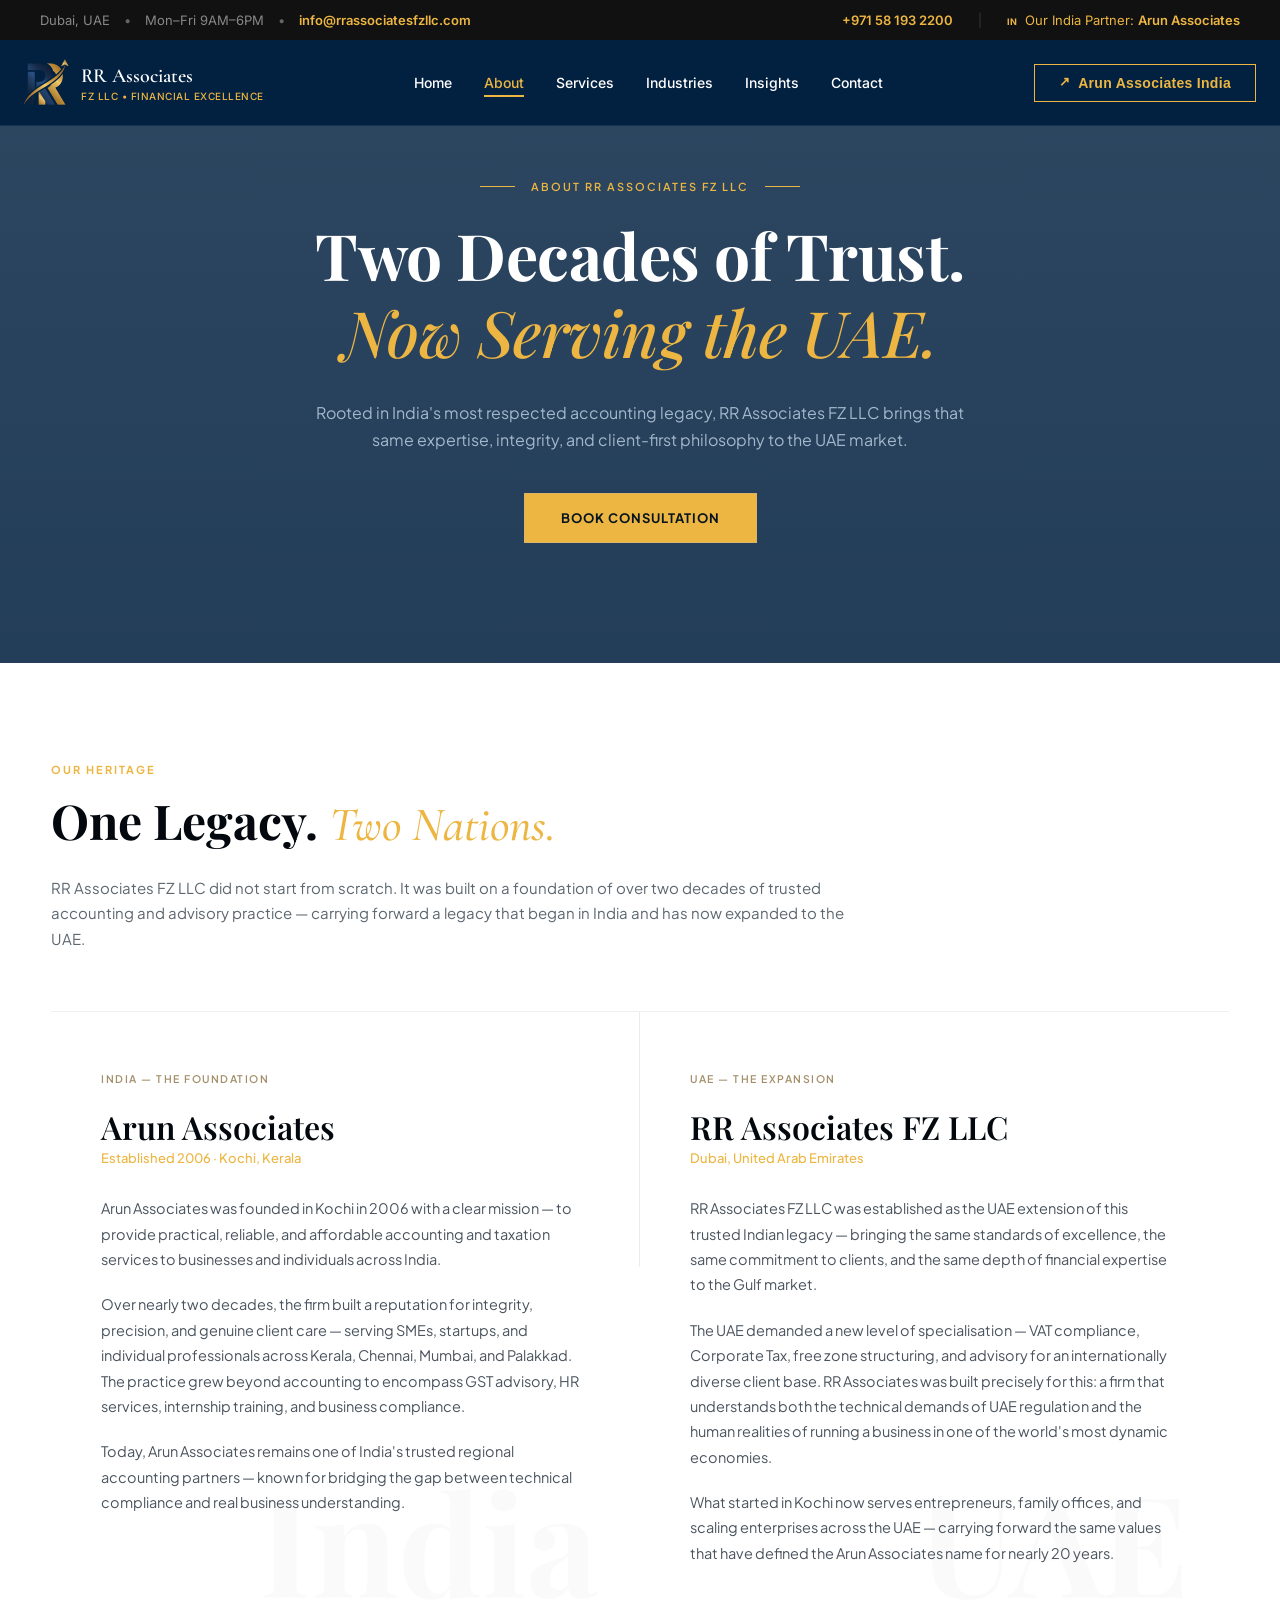
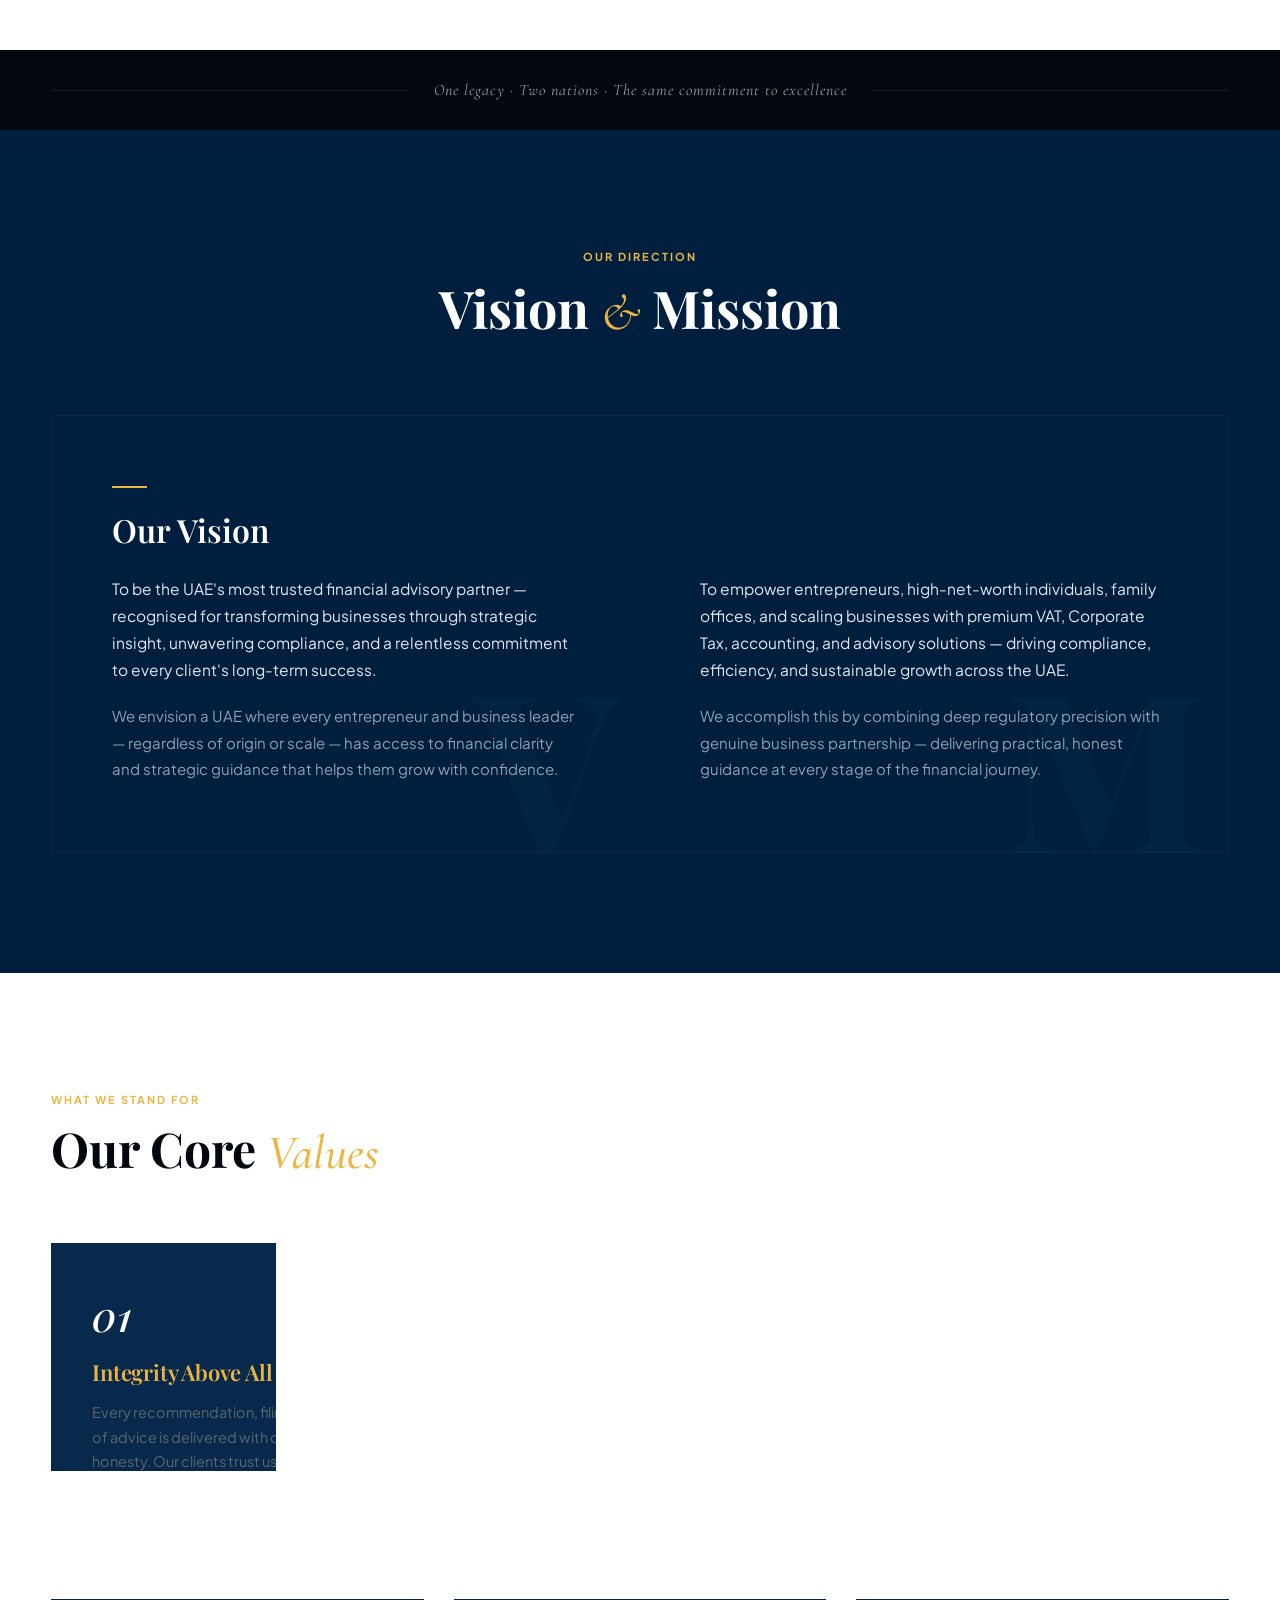
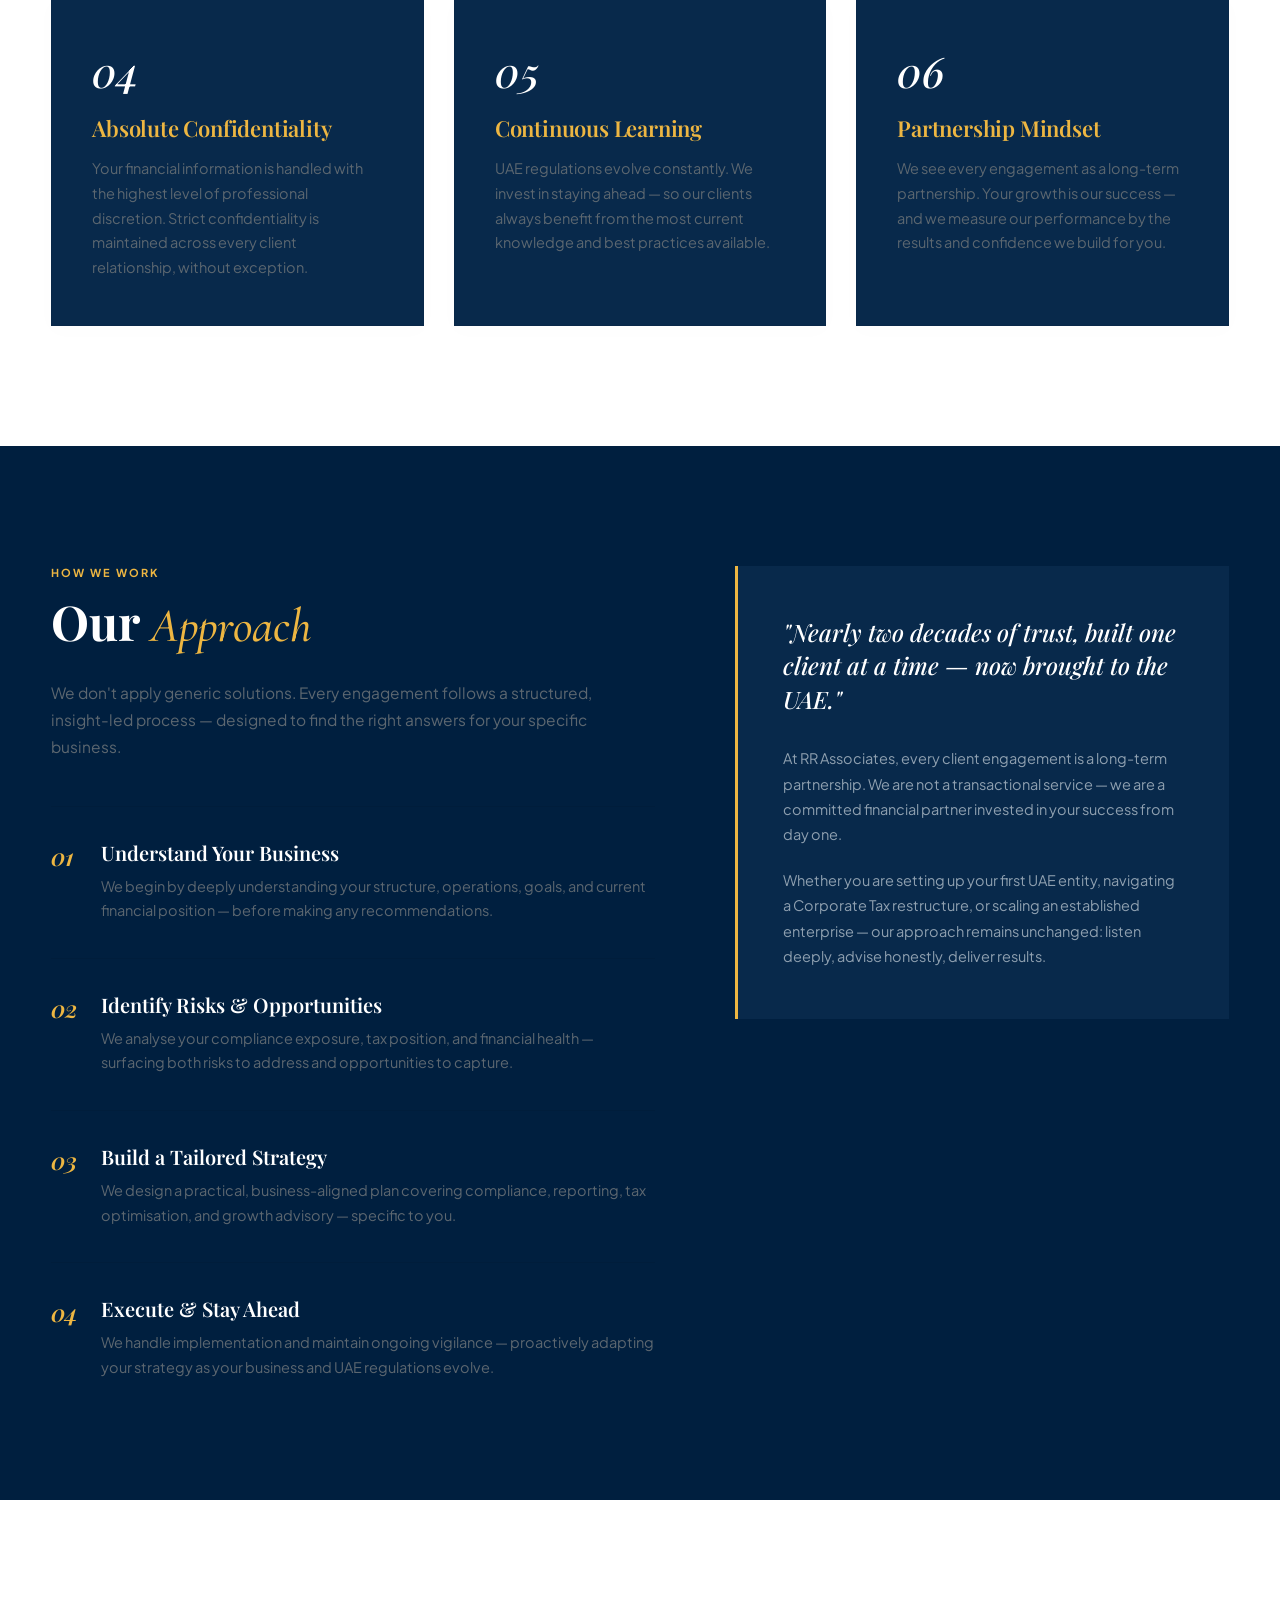
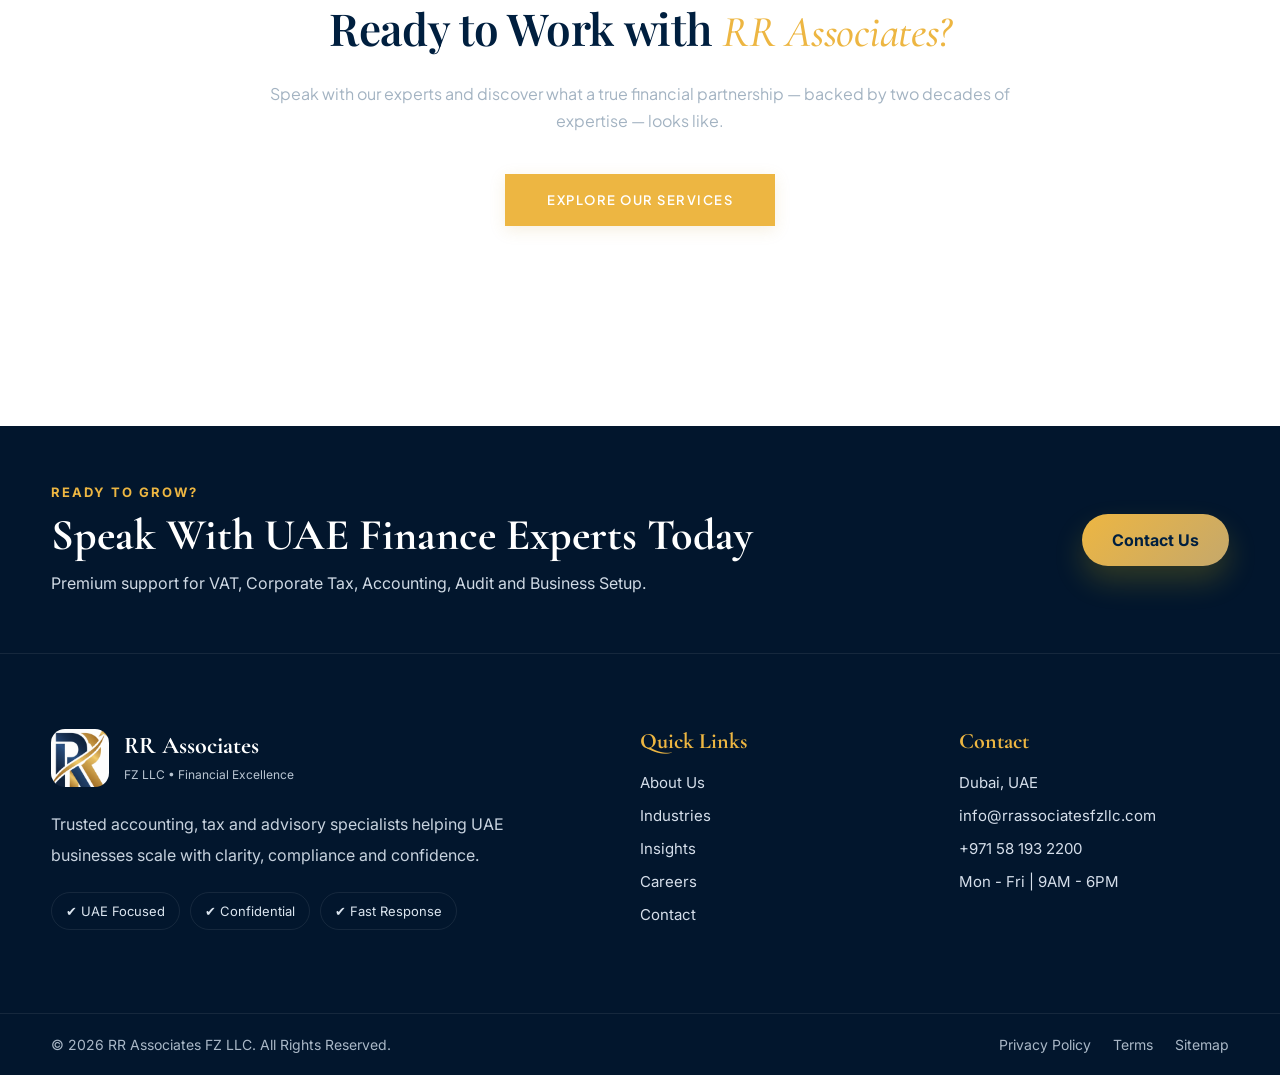
<file: about.html>
<!DOCTYPE html>
<html lang="en">
  <head>
    <meta charset="UTF-8" />
    <meta name="viewport" content="width=device-width, initial-scale=1.0" />
    <title>About Us | RR Associates FZ LLC</title>

    <link rel="stylesheet" href="style.css" />
    <link rel="icon" href="pics/IMG-20260501-WA0025.jpg" />

    <link rel="preconnect" href="https://fonts.googleapis.com" />
    <link rel="preconnect" href="https://fonts.gstatic.com" crossorigin />

    <link
      href="https://fonts.googleapis.com/css2?family=Inter:wght@300;400;500;600;700&family=Cormorant+Garamond:wght@500;600;700&display=swap"
      rel="stylesheet"
    />
  </head>

  <body>
    <!-- Top banner  -->
     <section class="top-banner">
      <div class="banner-left">
        <span class="location">Dubai, UAE</span>
        <span class="separator">•</span>
        <span class="hours">Mon–Fri 9AM–6PM</span>
        <span class="separator">•</span>
        <a href="mailto:info@rrassociatesfzllc.com" class="email"
          >info@rrassociatesfzllc.com</a
        >
      </div>

      <div class="banner-right">
        <a href="tel:+971581932200" class="phone">+971 58 193 2200</a>
        <span class="vertical-pipe">|</span>
        <span class="partner-text">
          <span class="country-code">IN</span> Our India Partner:
          <strong class="partner-name">Arun Associates</strong>
        </span>
      </div>
    </section>

    <header class="header">
      <div class="nav-container">
        <a href="index.html" class="logo-wrap">
          <img
            src="./pics/logo.png"
            class="logo-img"
            alt="RR Associates Logo"
          />
          <div class="logo-text">
            <h3>RR Associates</h3>
            <p>FZ LLC • Financial Excellence</p>
          </div>
        </a>

        <nav class="nav-links" id="navLinks">
          <a class="nav-item " href="index.html">Home</a>
          <a class="nav-item active" href="about.html">About</a>
          <a class="nav-item" href="services.html">Services</a>
          <a class="nav-item" href="industries.html">Industries</a>
          <a class="nav-item" href="industries.html">Insights</a>
          <a class="nav-item" href="contact.html">Contact</a>

          <a
            href="https://arunassociatesac.com/"
            class="glow-button mobile-only"
          >
            <span class="arrow-icon">↗</span> Arun Associates India
          </a>
        </nav>

        <div class="nav-actions">
          <a
            href="https://arunassociatesac.com/"
            class="glow-button desktop-only"
          >
            <span class="arrow-icon">↗</span> Arun Associates India
          </a>

          <button
            class="menu-toggle"
            aria-label="Toggle navigation"
            onclick="toggleMobileMenu()"
          >
            <span class="hamburger-bar"></span>
            <span class="hamburger-bar"></span>
            <span class="hamburger-bar"></span>
          </button>
        </div>
      </div>
    </header>

    <!-- ================= ABOUT PAGE ================= -->
    <section class="about-premium">
      <!-- HERO -->
      <!-- <div class="about-hero">
        <div class="container about-hero-grid">
          <div class="about-left">
            <span class="mini-tag gold">Who We Are</span>

            <h1>
              Trusted <em>Accounting Experts</em><br />
              Helping Businesses Grow
            </h1>

            <p>
              RR Associates FZ LLC is a Dubai-based accounting, tax and advisory
              firm delivering premium financial solutions for startups, SMEs and
              growing enterprises across the UAE.
            </p>

            <a href="contact.html" class="btn-main">Book Consultation</a>
          </div>

          <div class="about-right">
            <div class="glass-box float">
              <h3>15+ Years</h3>
              <p>
                Combined experience in UAE accounting, taxation and advisory.
              </p>
            </div>

            <div class="glass-box float delay">
              <h3>Business Focused</h3>
              <p>
                Practical financial solutions that support long-term growth.
              </p>
            </div>
          </div>
        </div>
      </div> -->

      <div class="about-hero-centered">
        <div class="container hero-center-content">
          <div class="about-hero-tag-wrap animate-fade-up style-delay-1">
            <span class="about-hero-tag-text">ABOUT RR ASSOCIATES FZ LLC</span>
          </div>

          <h1 class="about-hero-title animate-fade-up style-delay-2">
            Two Decades of Trust.<br />
            <span class="about-italic-gold">Now Serving the UAE.</span>
          </h1>

          <p class="about-hero-lead animate-fade-up style-delay-3">
            Rooted in India's most respected accounting legacy, RR Associates FZ
            LLC brings that same expertise, integrity, and client-first
            philosophy to the UAE market.
          </p>

          <div class="about-hero-actions animate-fade-up style-delay-3">
            <a href="contact.html" class="btn-main">Book Consultation</a>
          </div>
        </div>
      </div>

      <section class="heritage-section">
        <div class="container">
          <div class="heritage-header-block">
            <span class="heritage-mini-tag">OUR HERITAGE</span>
            <h2 class="heritage-main-title">
              One Legacy. <span class="gold-italic">Two Nations.</span>
            </h2>
            <p class="heritage-subtitle">
              RR Associates FZ LLC did not start from scratch. It was built on a
              foundation of over two decades of trusted accounting and advisory
              practice — carrying forward a legacy that began in India and has
              now expanded to the UAE.
            </p>
          </div>

          <div class="heritage-dual-grid">
            <div class="heritage-col border-right">
              <div class="watermark-bg">India</div>

              <div class="col-meta-tag">INDIA — THE FOUNDATION</div>
              <h3 class="col-company-title">Arun Associates</h3>
              <span class="col-location-sub"
                >Established 2006 &middot; Kochi, Kerala</span
              >

              <div class="col-body-text">
                <p>
                  Arun Associates was founded in Kochi in 2006 with a clear
                  mission — to provide practical, reliable, and affordable
                  accounting and taxation services to businesses and individuals
                  across India.
                </p>
                <p>
                  Over nearly two decades, the firm built a reputation for
                  integrity, precision, and genuine client care — serving SMEs,
                  startups, and individual professionals across Kerala, Chennai,
                  Mumbai, and Palakkad. The practice grew beyond accounting to
                  encompass GST advisory, HR services, internship training, and
                  business compliance.
                </p>
                <p>
                  Today, Arun Associates remains one of India's trusted regional
                  accounting partners — known for bridging the gap between
                  technical compliance and real business understanding.
                </p>
              </div>

              <a
                href="https://arunassociatesac.com/"
                target="_blank"
                class="heritage-inline-link"
                >VISIT ARUN ASSOCIATES &rarr;</a
              >
            </div>

            <div class="heritage-col">
              <div class="watermark-bg">UAE</div>

              <div class="col-meta-tag">UAE — THE EXPANSION</div>
              <h3 class="col-company-title">RR Associates FZ LLC</h3>
              <span class="col-location-sub">Dubai, United Arab Emirates</span>

              <div class="col-body-text">
                <p>
                  RR Associates FZ LLC was established as the UAE extension of
                  this trusted Indian legacy — bringing the same standards of
                  excellence, the same commitment to clients, and the same depth
                  of financial expertise to the Gulf market.
                </p>
                <p>
                  The UAE demanded a new level of specialisation — VAT
                  compliance, Corporate Tax, free zone structuring, and advisory
                  for an internationally diverse client base. RR Associates was
                  built precisely for this: a firm that understands both the
                  technical demands of UAE regulation and the human realities of
                  running a business in one of the world's most dynamic
                  economies.
                </p>
                <p>
                  What started in Kochi now serves entrepreneurs, family
                  offices, and scaling enterprises across the UAE — carrying
                  forward the same values that have defined the Arun Associates
                  name for nearly 20 years.
                </p>
              </div>
            </div>
          </div>
        </div>

        <div class="heritage-dark-strip">
          <div class="container strip-flex">
            <div class="strip-line"></div>
            <p class="strip-quote-text">
              One legacy &middot; Two nations &middot; The same commitment to
              excellence
            </p>
            <div class="strip-line"></div>
          </div>
        </div>
      </section>

      <section class="vision-mission-section">
        <div class="container">
          <div class="v-m-header-wrap">
            <span class="v-m-mini-tag">OUR DIRECTION</span>
            <h2 class="v-m-main-title">
              Vision <span class="gold-ampersand">&amp;</span> Mission
            </h2>
          </div>

          <div class="v-m-grid-system">
            <div class="v-m-card border-divider">
              <div class="v-m-watermark">V</div>

              <div class="v-m-accent-line"></div>
              <h3 class="v-m-block-title">Our Vision</h3>

              <div class="v-m-body-paragraphs">
                <p class="highlight-text">
                  To be the UAE's most trusted financial advisory partner —
                  recognised for transforming businesses through strategic
                  insight, unwavering compliance, and a relentless commitment to
                  every client's long-term success.
                </p>
                <p>
                  We envision a UAE where every entrepreneur and business leader
                  — regardless of origin or scale — has access to financial
                  clarity and strategic guidance that helps them grow with
                  confidence.
                </p>
              </div>
            </div>

            <div class="v-m-card">
              <div class="v-m-watermark">M</div>

              <div class="v-m-accent-line"></div>
              <h3 class="v-m-block-title">Our Mission</h3>

              <div class="v-m-body-paragraphs">
                <p class="highlight-text">
                  To empower entrepreneurs, high-net-worth individuals, family
                  offices, and scaling businesses with premium VAT, Corporate
                  Tax, accounting, and advisory solutions — driving compliance,
                  efficiency, and sustainable growth across the UAE.
                </p>
                <p>
                  We accomplish this by combining deep regulatory precision with
                  genuine business partnership — delivering practical, honest
                  guidance at every stage of the financial journey.
                </p>
              </div>
            </div>
          </div>
        </div>
      </section>

      <section class="values-section">
        <div class="container">
          <div class="values-header-wrap">
            <span class="values-mini-tag">WHAT WE STAND FOR</span>
            <h2 class="values-main-title">
              Our Core <span class="gold-italic">Values</span>
            </h2>
          </div>

          <div class="values-cards-grid">
            <div class="value-card ">
              <span class="value-card-num">01</span>
              <h3 class="value-card-title">Integrity Above All</h3>
              <p class="value-card-body">
                Every recommendation, filing, and piece of advice is delivered
                with complete honesty. Our clients trust us with their most
                sensitive financial matters — we never take that lightly.
              </p>
            </div>

            <div class="value-card">
              <span class="value-card-num">02</span>
              <h3 class="value-card-title">Precision in Practice</h3>
              <p class="value-card-body">
                Meticulous attention to every number, deadline, and regulatory
                requirement. Accuracy is not optional — it is the foundation of
                everything we do.
              </p>
            </div>

            <div class="value-card">
              <span class="value-card-num">03</span>
              <h3 class="value-card-title">Client-First Thinking</h3>
              <p class="value-card-body">
                We listen before we advise. Every solution is shaped around the
                specific goals and constraints of the individual client — never
                a generic template.
              </p>
            </div>

            <div class="value-card">
              <span class="value-card-num">04</span>
              <h3 class="value-card-title">Absolute Confidentiality</h3>
              <p class="value-card-body">
                Your financial information is handled with the highest level of
                professional discretion. Strict confidentiality is maintained
                across every client relationship, without exception.
              </p>
            </div>

            <div class="value-card">
              <span class="value-card-num">05</span>
              <h3 class="value-card-title">Continuous Learning</h3>
              <p class="value-card-body">
                UAE regulations evolve constantly. We invest in staying ahead —
                so our clients always benefit from the most current knowledge
                and best practices available.
              </p>
            </div>

            <div class="value-card">
              <span class="value-card-num">06</span>
              <h3 class="value-card-title">Partnership Mindset</h3>
              <p class="value-card-body">
                We see every engagement as a long-term partnership. Your growth
                is our success — and we measure our performance by the results
                and confidence we build for you.
              </p>
            </div>
          </div>
        </div>
      </section>

      <section class="approach-section">
        <div class="container">
          <div class="approach-split-layout">
            <div class="approach-left-col">
              <div class="approach-header-wrap">
                <span class="approach-mini-tag">HOW WE WORK</span>
                <h2 class="approach-main-title">
                  Our <span class="gold-italic">Approach</span>
                </h2>
                <p class="approach-lead-text">
                  We don't apply generic solutions. Every engagement follows a
                  structured, insight-led process — designed to find the right
                  answers for your specific business.
                </p>
              </div>

              <div class="approach-steps-list">
                <div class="approach-step-item">
                  <span class="approach-step-num">01</span>
                  <div class="approach-step-content">
                    <h3 class="approach-step-title">
                      Understand Your Business
                    </h3>
                    <p class="approach-step-body">
                      We begin by deeply understanding your structure,
                      operations, goals, and current financial position — before
                      making any recommendations.
                    </p>
                  </div>
                </div>

                <div class="approach-step-item">
                  <span class="approach-step-num">02</span>
                  <div class="approach-step-content">
                    <h3 class="approach-step-title">
                      Identify Risks &amp; Opportunities
                    </h3>
                    <p class="approach-step-body">
                      We analyse your compliance exposure, tax position, and
                      financial health — surfacing both risks to address and
                      opportunities to capture.
                    </p>
                  </div>
                </div>

                <div class="approach-step-item">
                  <span class="approach-step-num">03</span>
                  <div class="approach-step-content">
                    <h3 class="approach-step-title">
                      Build a Tailored Strategy
                    </h3>
                    <p class="approach-step-body">
                      We design a practical, business-aligned plan covering
                      compliance, reporting, tax optimisation, and growth
                      advisory — specific to you.
                    </p>
                  </div>
                </div>

                <div class="approach-step-item">
                  <span class="approach-step-num">04</span>
                  <div class="approach-step-content">
                    <h3 class="approach-step-title">
                      Execute &amp; Stay Ahead
                    </h3>
                    <p class="approach-step-body">
                      We handle implementation and maintain ongoing vigilance —
                      proactively adapting your strategy as your business and
                      UAE regulations evolve.
                    </p>
                  </div>
                </div>
              </div>
            </div>

            <div class="approach-right-col">
              <div class="approach-sticky-card">
                <blockquote class="approach-quote">
                  "Nearly two decades of trust, built one client at a time — now
                  brought to the UAE."
                </blockquote>
                <div class="approach-card-body">
                  <p>
                    At RR Associates, every client engagement is a long-term
                    partnership. We are not a transactional service — we are a
                    committed financial partner invested in your success from
                    day one.
                  </p>
                  <p>
                    Whether you are setting up your first UAE entity, navigating
                    a Corporate Tax restructure, or scaling an established
                    enterprise — our approach remains unchanged: listen deeply,
                    advise honestly, deliver results.
                  </p>
                </div>
              </div>
            </div>
          </div>
        </div>
      </section>

      <section class="ready-cta-section">
        <div class="container">
          <div class="ready-cta-content">
            <h2 class="ready-cta-title">
              Ready to Work with <span class="gold-italic">RR Associates?</span>
            </h2>

            <p class="ready-cta-text">
              Speak with our experts and discover what a true financial
              partnership — backed by two decades of expertise — looks like.
            </p>

            <div class="ready-action-container">
              <a href="services.html" class="btn-explore-services"
                >Explore Our Services</a
              >
            </div>
          </div>
        </div>
      </section>

      <!-- STORY -->
      <!-- <div class="section light">
        <div class="container split-grid">
          <div>
            <span class="mini-tag gold">Our Story</span>

            <h2 class="title">
              Built On Trust,<br />
              <em>Driven By Results</em>
            </h2>

            <p class="text-muted">
              RR Associates was founded to provide high-quality accounting, tax
              and compliance support with a modern, client-first approach.
            </p>

            <p class="text-muted">
              We understand that every business needs more than bookkeeping. It
              needs strategy, clarity and reliable financial direction.
            </p>

            <p class="text-muted">
              Our team helps businesses remain compliant while improving
              profitability, efficiency and decision-making.
            </p>
          </div>

          <div>
            <span class="mini-tag gold">Why Choose Us</span>

            <div class="value-list">
              <div class="value-box">
                <span>✔</span>
                <div>
                  <h4>Reliable Expertise</h4>
                  <p>Experienced professionals with UAE market knowledge.</p>
                </div>
              </div>

              <div class="value-box">
                <span>✔</span>
                <div>
                  <h4>Fast Response</h4>
                  <p>Quick support and timely completion of tasks.</p>
                </div>
              </div>

              <div class="value-box">
                <span>✔</span>
                <div>
                  <h4>Tailored Service</h4>
                  <p>Solutions designed around your business goals.</p>
                </div>
              </div>

              <div class="value-box">
                <span>✔</span>
                <div>
                  <h4>Confidentiality</h4>
                  <p>
                    Your financial data handled securely and professionally.
                  </p>
                </div>
              </div>
            </div>
          </div>
        </div>
      </div> -->

      <!-- SERVICES -->
      <!-- <div class="section dark">
        <div class="container">
          <span class="mini-tag gold">What We Do</span>
          <h2 class="title white">Complete Financial Solutions</h2>

          <p class="white-sub">
            We offer end-to-end services for businesses at every stage.
          </p>

          <div class="grid three">
            <div class="team-card">
              <div class="avatar">01</div>
              <h3>Accounting</h3>
              <p>Monthly bookkeeping, MIS reports and financial statements.</p>
            </div>

            <div class="team-card">
              <div class="avatar">02</div>
              <h3>VAT & Tax</h3>
              <p>VAT registration, filing, corporate tax and planning.</p>
            </div>

            <div class="team-card">
              <div class="avatar">03</div>
              <h3>Audit Support</h3>
              <p>Audit preparation, documentation and compliance guidance.</p>
            </div>

            <div class="team-card">
              <div class="avatar">04</div>
              <h3>Business Setup</h3>
              <p>Mainland, free zone and company incorporation support.</p>
            </div>

            <div class="team-card">
              <div class="avatar">05</div>
              <h3>Advisory</h3>
              <p>Growth strategy, cashflow planning and business consulting.</p>
            </div>

            <div class="team-card">
              <div class="avatar">06</div>
              <h3>Payroll</h3>
              <p>Salary processing, WPS and employee compliance services.</p>
            </div>
          </div>
        </div>
      </div> -->

      <!-- STATS -->
      <!-- <div class="section light">
        <div class="container">
          <span class="mini-tag gold">Our Numbers</span>
          <h2 class="title">Trusted By Growing Businesses</h2>

          <div class="grid four">
            <div class="card">
              <span>15+</span>
              <h3>Years</h3>
              <p>Combined industry experience.</p>
            </div>

            <div class="card">
              <span>100+</span>
              <h3>Clients</h3>
              <p>Served across multiple sectors.</p>
            </div>

            <div class="card">
              <span>24h</span>
              <h3>Support</h3>
              <p>Fast response for urgent needs.</p>
            </div>

            <div class="card">
              <span>100%</span>
              <h3>Focus</h3>
              <p>Dedicated to client success.</p>
            </div>
          </div>
        </div>
      </div> -->

      <!-- INDUSTRIES -->
      <!-- <div class="section dark">
        <div class="container">
          <span class="mini-tag gold">Industries We Serve</span>
          <h2 class="title white">Experience Across Key Sectors</h2>

          <div class="grid four">
            <div class="service-card">
              <h3>Trading</h3>
            </div>
            <div class="service-card">
              <h3>Real Estate</h3>
            </div>
            <div class="service-card">
              <h3>Construction</h3>
            </div>
            <div class="service-card">
              <h3>E-Commerce</h3>
            </div>
            <div class="service-card">
              <h3>Hospitality</h3>
            </div>
            <div class="service-card">
              <h3>Healthcare</h3>
            </div>
            <div class="service-card">
              <h3>Consultancy</h3>
            </div>
            <div class="service-card">
              <h3>SMEs</h3>
            </div>
          </div>
        </div>
      </div> -->

      <!-- CTA -->
      <!-- <div class="about-cta">
        <div class="container cta-inner">
          <div>
            <span class="mini-tag gold">Ready To Work Together?</span>
            <h2>Let’s Build Stronger Finances</h2>
            <p>
              Speak with our experts and get practical business guidance today.
            </p>
          </div>

          <a href="contact.html" class="btn-main">Contact Us</a>
        </div>
      </div>
    </section> -->

    <!-- FAQ BOX -->
    <!-- <section class="about-faq">
      <div class="mini-cta-box">
        <h3>Have Questions?</h3>
        <p>
          Explore answers about VAT, tax, accounting, onboarding and pricing.
        </p>
        <a href="faq.html" class="btn-main">Visit FAQ</a>
      </div>
    </section> -->

    <!-- ================= FOOTER ================= -->
    <footer class="footer-premium">
      <!-- TOP CTA STRIP -->
      <div class="footer-top-strip">
        <div class="container footer-strip-wrap">
          <div>
            <span class="footer-mini">Ready To Grow?</span>
            <h2>Speak With UAE Finance Experts Today</h2>
            <p>
              Premium support for VAT, Corporate Tax, Accounting, Audit and
              Business Setup.
            </p>
          </div>

          <a href="contact.html" class="footer-btn">Contact Us</a>
        </div>
      </div>

      <!-- MAIN FOOTER -->
      <div class="container footer-main-grid">
        <!-- BRAND -->
        <div class="footer-brand">
          <div class="footer-logo-wrap">
            <img src="./pics/IMG-20260501-WA0025.jpg" alt="RR Associates" />
            <div>
              <h3>RR Associates</h3>
              <span>FZ LLC • Financial Excellence</span>
            </div>
          </div>

          <p>
            Trusted accounting, tax and advisory specialists helping UAE
            businesses scale with clarity, compliance and confidence.
          </p>

          <div class="footer-badges">
            <span>✔ UAE Focused</span>
            <span>✔ Confidential</span>
            <span>✔ Fast Response</span>
          </div>
        </div>

        <!-- SERVICES -->
        <!-- <div>
          <h4>Services</h4>
          <a href="#">VAT Services</a>
          <a href="#">Corporate Tax</a>
          <a href="#">Accounting</a>
          <a href="#">Audit</a>
          <a href="#">Business Setup</a>
        </div> -->

        <!-- QUICK LINKS -->
        <div>
          <h4>Quick Links</h4>
          <a href="about.html">About Us</a>
          <a href="industries.html">Industries</a>
          <a href="blog.html">Insights</a>
          <a href="careers.html">Careers</a>
          <a href="contact.html">Contact</a>
        </div>

        <!-- CONTACT -->
        <div>
          <h4>Contact</h4>
          <a href="#">Dubai, UAE</a>
          <a href="#">info@rrassociatesfzllc.com</a>
          <a href="#">+971 58 193 2200</a>
          <a href="#">Mon - Fri | 9AM - 6PM</a>
        </div>
      </div>

      <!-- BOTTOM -->
      <div class="footer-bottom">
        <div class="container footer-bottom-wrap">
          <p>© 2026 RR Associates FZ LLC. All Rights Reserved.</p>

          <div class="footer-bottom-links">
            <a href="#">Privacy Policy</a>
            <a href="#">Terms</a>
            <a href="#">Sitemap</a>
          </div>
        </div>
      </div>
    </footer>
    <script src="script.js"></script>
  </body>
</html>
</file>
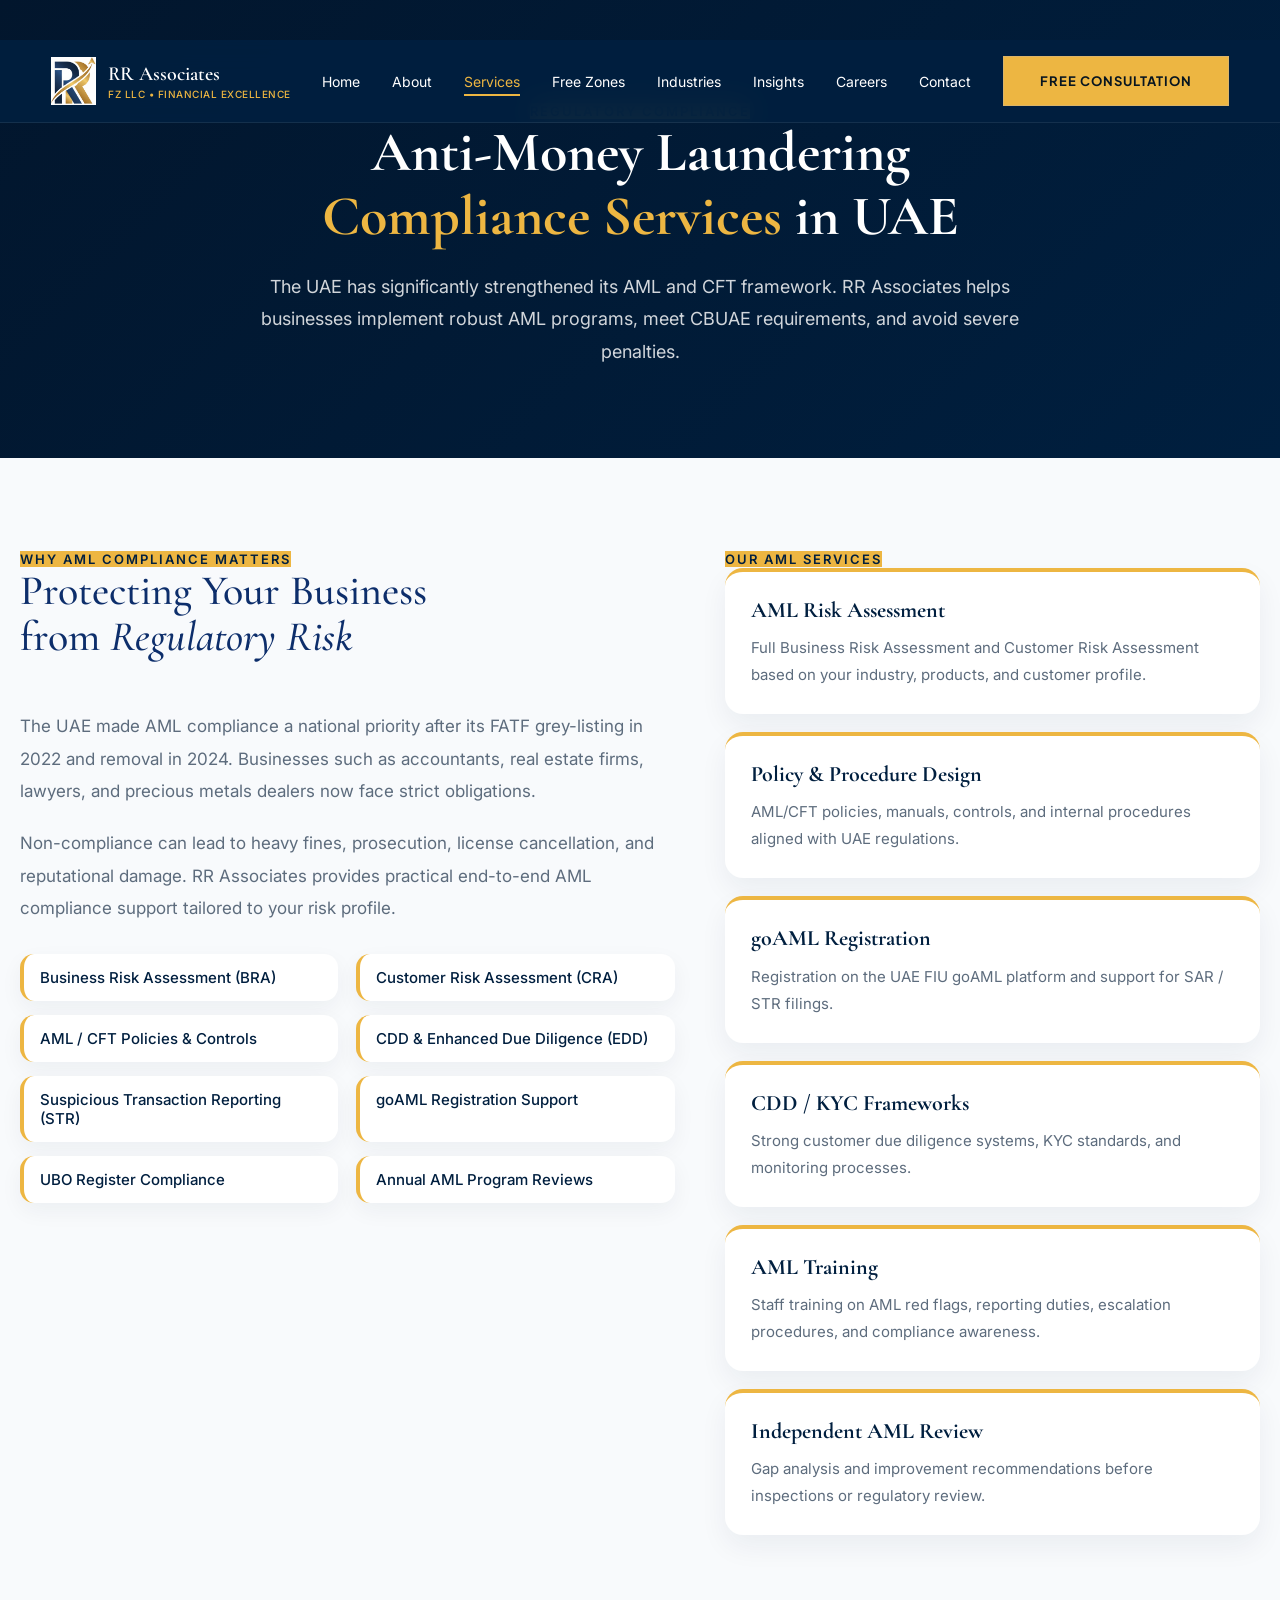
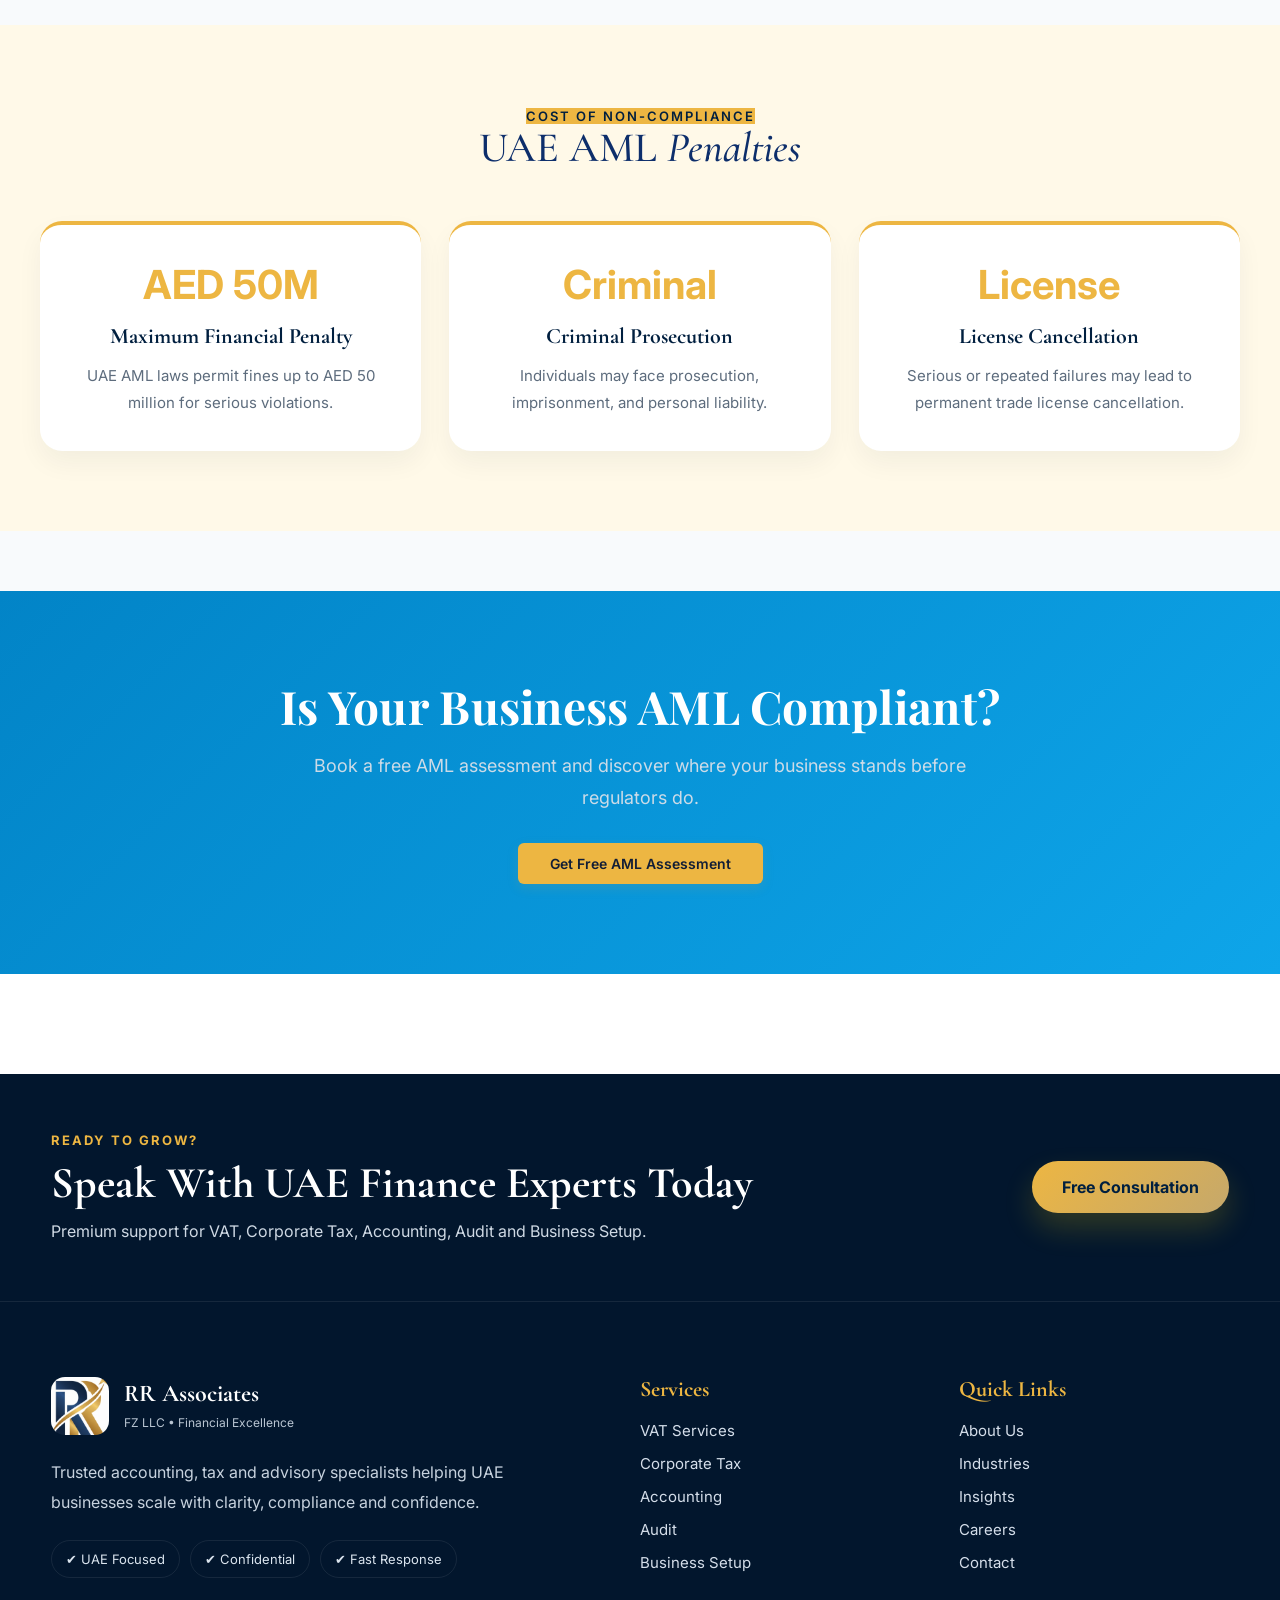
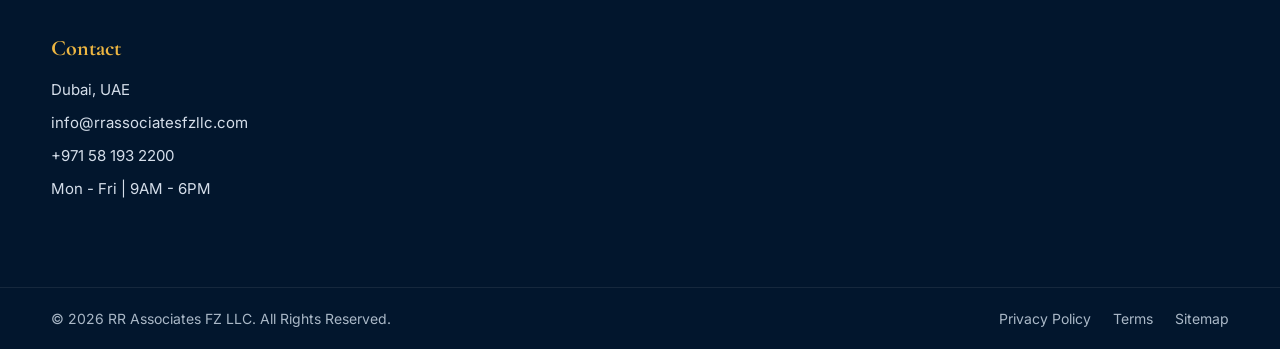
<file: aml.html>
<!DOCTYPE html>
<html lang="en">

<head>
    <meta charset="UTF-8" />
    <meta name="viewport" content="width=device-width, initial-scale=1.0" />
    <title>AML Compliance Services | RR Associates</title>
    <link rel="stylesheet" href="style.css" />

    <link rel="icon" href="pics/IMG-20260501-WA0025.jpg">

    <link rel="preconnect" href="https://fonts.googleapis.com">
    <link rel="preconnect" href="https://fonts.gstatic.com" crossorigin>

    <link
        href="https://fonts.googleapis.com/css2?family=Inter:wght@300;400;500;600;700&family=Cormorant+Garamond:wght@500;600;700&display=swap"
        rel="stylesheet">
</head>

<body>

    <!-- ================= NAVBAR ================= -->
    <header class="header">
        <div class="container nav-wrap">

            <a href="#" class="logo-wrap">
                <img src="./pics/IMG-20260501-WA0025.jpg" class="logo-img">
                <div class="logo-text">
                    <h3>RR Associates</h3>
                    <p>FZ LLC • Financial Excellence</p>
                </div>
            </a>

            <nav class="nav-links">
                <a href="index.html">Home</a>
                <a href="about.html">About</a>
                <a class="active" href="services.html">Services</a>
                <a href="free-zone.html">Free Zones</a>
                <a href="industries.html">Industries</a>
                <a href="blog.html">Insights</a>
                <a href="careers.html">Careers</a>
                <a href="contact.html">Contact</a>
            </nav>

            <a href="contact.html" class="btn-main">Free Consultation</a>

        </div>
    </header>

    <!-- AML PAGE -->
    <div class="page" id="page-aml">

        <!-- HERO -->
        <section class="aml-hero">
            <div class="aml-hero-inner">
                <span class="section-tag">Regulatory Compliance</span>

                <h1>
                    Anti-Money Laundering <br />
                    <em>Compliance Services</em> in UAE
                </h1>

                <p>
                    The UAE has significantly strengthened its AML and CFT framework.
                    RR Associates helps businesses implement robust AML programs,
                    meet CBUAE requirements, and avoid severe penalties.
                </p>
            </div>
        </section>

        <!-- CONTENT -->
        <section class="aml-content">
            <div class="aml-split">

                <!-- LEFT -->
                <div class="aml-text">
                    <span class="section-tag">Why AML Compliance Matters</span>

                    <h2 class="section-title">
                        Protecting Your Business <br />
                        from <em>Regulatory Risk</em>
                    </h2>

                    <p>
                        The UAE made AML compliance a national priority after its FATF
                        grey-listing in 2022 and removal in 2024. Businesses such as
                        accountants, real estate firms, lawyers, and precious metals
                        dealers now face strict obligations.
                    </p>

                    <p>
                        Non-compliance can lead to heavy fines, prosecution, license
                        cancellation, and reputational damage. RR Associates provides
                        practical end-to-end AML compliance support tailored to your risk profile.
                    </p>

                    <ul class="aml-checklist">
                        <li>Business Risk Assessment (BRA)</li>
                        <li>Customer Risk Assessment (CRA)</li>
                        <li>AML / CFT Policies & Controls</li>
                        <li>CDD & Enhanced Due Diligence (EDD)</li>
                        <li>Suspicious Transaction Reporting (STR)</li>
                        <li>goAML Registration Support</li>
                        <li>UBO Register Compliance</li>
                        <li>Annual AML Program Reviews</li>
                    </ul>
                </div>

                <!-- RIGHT -->
                <div>
                    <span class="section-tag">Our AML Services</span>

                    <div class="aml-services">

                        <div class="aml-srv">
                            <h4>AML Risk Assessment</h4>
                            <p>
                                Full Business Risk Assessment and Customer Risk Assessment
                                based on your industry, products, and customer profile.
                            </p>
                        </div>

                        <div class="aml-srv">
                            <h4>Policy & Procedure Design</h4>
                            <p>
                                AML/CFT policies, manuals, controls, and internal procedures
                                aligned with UAE regulations.
                            </p>
                        </div>

                        <div class="aml-srv">
                            <h4>goAML Registration</h4>
                            <p>
                                Registration on the UAE FIU goAML platform and support
                                for SAR / STR filings.
                            </p>
                        </div>

                        <div class="aml-srv">
                            <h4>CDD / KYC Frameworks</h4>
                            <p>
                                Strong customer due diligence systems, KYC standards,
                                and monitoring processes.
                            </p>
                        </div>

                        <div class="aml-srv">
                            <h4>AML Training</h4>
                            <p>
                                Staff training on AML red flags, reporting duties,
                                escalation procedures, and compliance awareness.
                            </p>
                        </div>

                        <div class="aml-srv">
                            <h4>Independent AML Review</h4>
                            <p>
                                Gap analysis and improvement recommendations before
                                inspections or regulatory review.
                            </p>
                        </div>

                    </div>
                </div>

            </div>
        </section>

        <!-- PENALTIES -->
        <section class="aml-penalties">

            <div class="aml-penalties-inner">
                <span class="section-tag">Cost of Non-Compliance</span>

                <h2 class="section-title">
                    UAE AML <em>Penalties</em>
                </h2>

                <div class="penalty-grid">

                    <div class="penalty-card">
                        <div class="amount">AED 50M</div>
                        <h4>Maximum Financial Penalty</h4>
                        <p>
                            UAE AML laws permit fines up to AED 50 million
                            for serious violations.
                        </p>
                    </div>

                    <div class="penalty-card">
                        <div class="amount">Criminal</div>
                        <h4>Criminal Prosecution</h4>
                        <p>
                            Individuals may face prosecution, imprisonment,
                            and personal liability.
                        </p>
                    </div>

                    <div class="penalty-card">
                        <div class="amount">License</div>
                        <h4>License Cancellation</h4>
                        <p>
                            Serious or repeated failures may lead to permanent
                            trade license cancellation.
                        </p>
                    </div>

                </div>
            </div>

        </section>

        <!-- CTA -->
        <section class="cta-banner">

            <h2>Is Your Business AML Compliant?</h2>

            <p>
                Book a free AML assessment and discover where your
                business stands before regulators do.
            </p>

            <a href="contact.html" class="btn-dark">
                Get Free AML Assessment
            </a>

        </section>

    </div>

    <!-- ================= FOOTER ================= -->
    <footer class="footer-premium">

        <!-- TOP CTA STRIP -->
        <div class="footer-top-strip">
            <div class="container footer-strip-wrap">

                <div>
                    <span class="footer-mini">Ready To Grow?</span>
                    <h2>Speak With UAE Finance Experts Today</h2>
                    <p>
                        Premium support for VAT, Corporate Tax, Accounting,
                        Audit and Business Setup.
                    </p>
                </div>

                <a href="contact.html" class="footer-btn">Free Consultation</a>

            </div>
        </div>

        <!-- MAIN FOOTER -->
        <div class="container footer-main-grid">

            <!-- BRAND -->
            <div class="footer-brand">
                <div class="footer-logo-wrap">
                    <img src="./pics/IMG-20260501-WA0025.jpg" alt="RR Associates">
                    <div>
                        <h3>RR Associates</h3>
                        <span>FZ LLC • Financial Excellence</span>
                    </div>
                </div>

                <p>
                    Trusted accounting, tax and advisory specialists helping
                    UAE businesses scale with clarity, compliance and confidence.
                </p>

                <div class="footer-badges">
                    <span>✔ UAE Focused</span>
                    <span>✔ Confidential</span>
                    <span>✔ Fast Response</span>
                </div>
            </div>

            <!-- SERVICES -->
            <div>
                <h4>Services</h4>
                <a href="#">VAT Services</a>
                <a href="#">Corporate Tax</a>
                <a href="#">Accounting</a>
                <a href="#">Audit</a>
                <a href="#">Business Setup</a>
            </div>

            <!-- QUICK LINKS -->
            <div>
                <h4>Quick Links</h4>
                <a href="about.html">About Us</a>
                <a href="industries.html">Industries</a>
                <a href="blog.html">Insights</a>
                <a href="careers.html">Careers</a>
                <a href="contact.html">Contact</a>
            </div>

            <!-- CONTACT -->
            <div>
                <h4>Contact</h4>
                <a href="#">Dubai, UAE</a>
                <a href="#">info@rrassociatesfzllc.com</a>
                <a href="#">+971 58 193 2200</a>
                <a href="#">Mon - Fri | 9AM - 6PM</a>
            </div>

        </div>

        <!-- BOTTOM -->
        <div class="footer-bottom">
            <div class="container footer-bottom-wrap">

                <p>© 2026 RR Associates FZ LLC. All Rights Reserved.</p>

                <div class="footer-bottom-links">
                    <a href="#">Privacy Policy</a>
                    <a href="#">Terms</a>
                    <a href="#">Sitemap</a>
                </div>

            </div>
        </div>

    </footer>

</body>

</html>
</file>
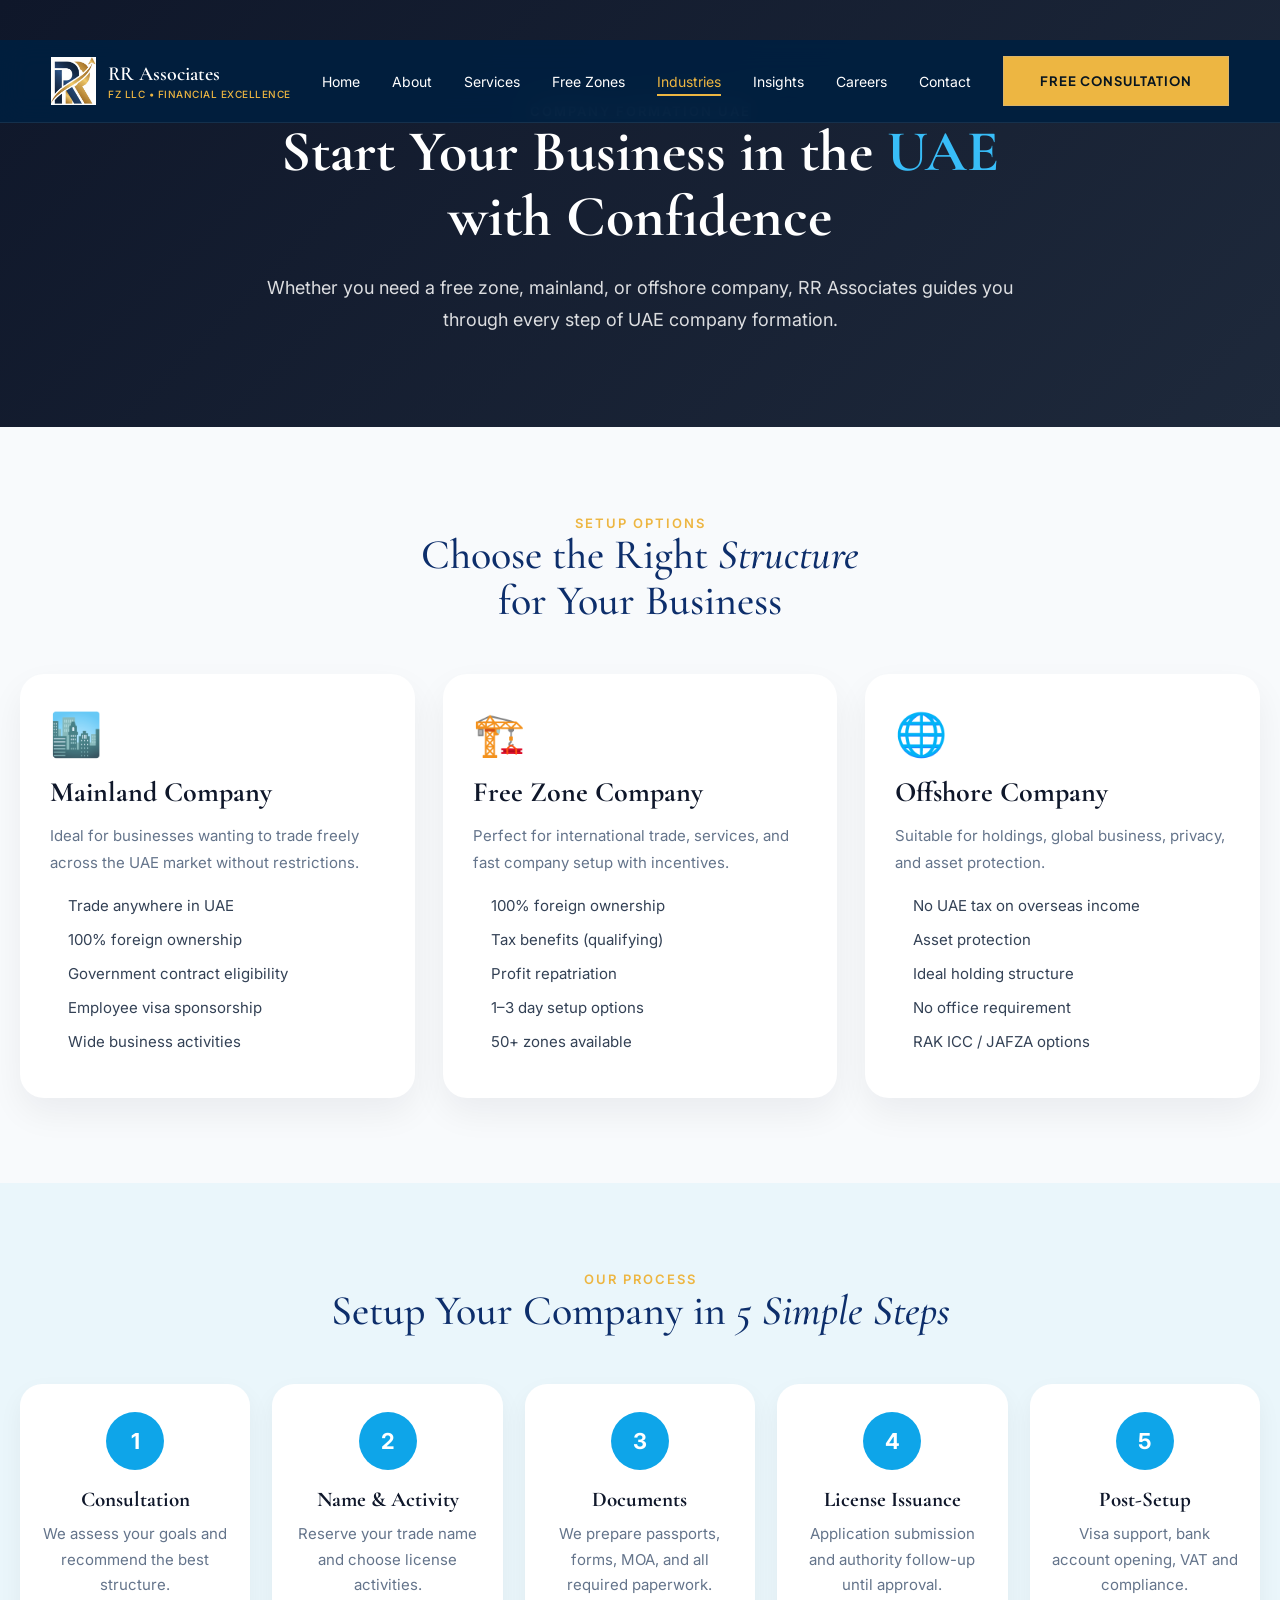
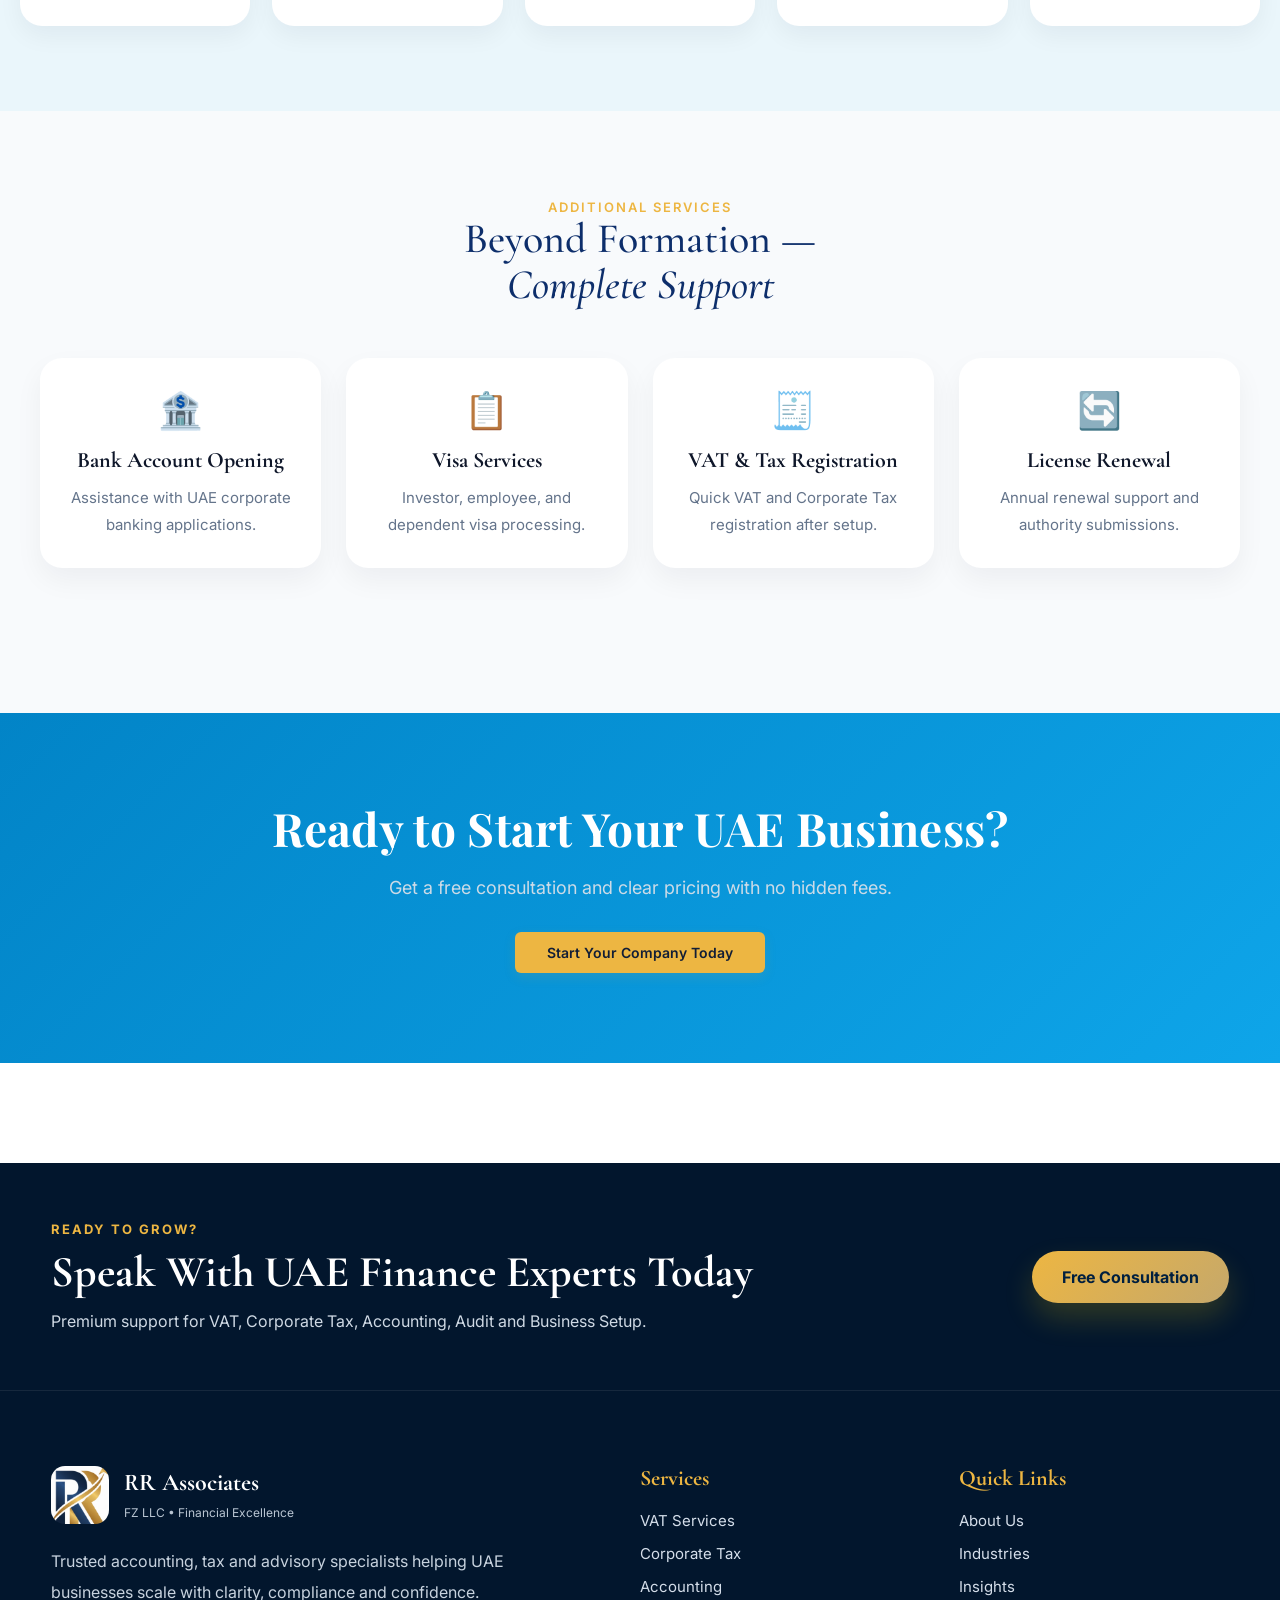
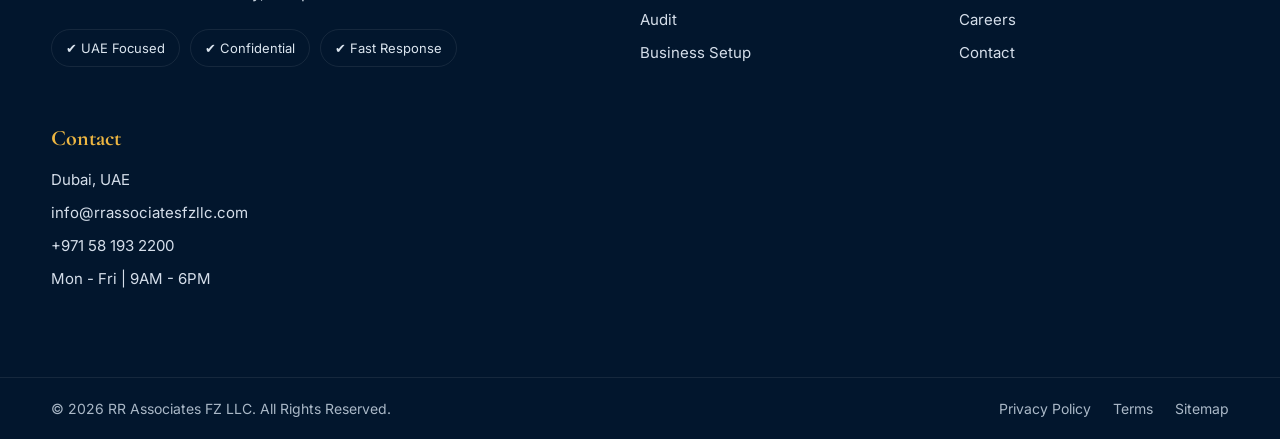
<file: business-setup.html>
<!DOCTYPE html>
<html lang="en">

<head>
  <meta charset="UTF-8" />
  <meta name="viewport" content="width=device-width, initial-scale=1.0" />
  <title>Business Setup UAE | RR Associates</title>
  <link rel="stylesheet" href="style.css" />

  <link rel="icon" href="pics/IMG-20260501-WA0025.jpg">

  <link rel="preconnect" href="https://fonts.googleapis.com">
  <link rel="preconnect" href="https://fonts.gstatic.com" crossorigin>

  <link
    href="https://fonts.googleapis.com/css2?family=Inter:wght@300;400;500;600;700&family=Cormorant+Garamond:wght@500;600;700&display=swap"
    rel="stylesheet">
</head>

<body>


  <!-- ================= NAVBAR ================= -->
  <header class="header">
    <div class="container nav-wrap">

      <a href="#" class="logo-wrap">
        <img src="./pics/IMG-20260501-WA0025.jpg" class="logo-img">
        <div class="logo-text">
          <h3>RR Associates</h3>
          <p>FZ LLC • Financial Excellence</p>
        </div>
      </a>

      <nav class="nav-links">
        <a href="index.html">Home</a>
        <a href="about.html">About</a>
        <a href="services.html">Services</a>
        <a href="free-zone.html">Free Zones</a>
        <a class="active" href="industries.html">Industries</a>
        <a href="blog.html">Insights</a>
        <a href="careers.html">Careers</a>
        <a href="contact.html">Contact</a>
      </nav>

      <a href="contact.html" class="btn-main">Free Consultation</a>

    </div>
  </header>


  <!-- BUSINESS SETUP PAGE -->
  <div class="page" id="page-bizsetup">

    <!-- HERO -->
    <section class="biz-hero">
      <div class="biz-hero-inner">
        <span class="section-tag">Company Formation UAE</span>

        <h1>
          Start Your Business in the <em>UAE</em><br />
          with Confidence
        </h1>

        <p>
          Whether you need a free zone, mainland, or offshore company,
          RR Associates guides you through every step of UAE company formation.
        </p>
      </div>
    </section>

    <!-- OPTIONS -->
    <section class="biz-content">

      <span class="section-tag">Setup Options</span>

      <h2 class="section-title">
        Choose the Right <em>Structure</em><br />
        for Your Business
      </h2>

      <div class="biz-options">

        <!-- Mainland -->
        <div class="biz-option">
          <div class="icon">🏙️</div>

          <h3>Mainland Company</h3>

          <p>
            Ideal for businesses wanting to trade freely
            across the UAE market without restrictions.
          </p>

          <ul>
            <li>Trade anywhere in UAE</li>
            <li>100% foreign ownership</li>
            <li>Government contract eligibility</li>
            <li>Employee visa sponsorship</li>
            <li>Wide business activities</li>
          </ul>
        </div>

        <!-- Free Zone -->
        <div class="biz-option">
          <div class="icon">🏗️</div>

          <h3>Free Zone Company</h3>

          <p>
            Perfect for international trade, services,
            and fast company setup with incentives.
          </p>

          <ul>
            <li>100% foreign ownership</li>
            <li>Tax benefits (qualifying)</li>
            <li>Profit repatriation</li>
            <li>1–3 day setup options</li>
            <li>50+ zones available</li>
          </ul>
        </div>

        <!-- Offshore -->
        <div class="biz-option">
          <div class="icon">🌐</div>

          <h3>Offshore Company</h3>

          <p>
            Suitable for holdings, global business,
            privacy, and asset protection.
          </p>

          <ul>
            <li>No UAE tax on overseas income</li>
            <li>Asset protection</li>
            <li>Ideal holding structure</li>
            <li>No office requirement</li>
            <li>RAK ICC / JAFZA options</li>
          </ul>
        </div>

      </div>
    </section>

    <!-- STEPS -->
    <section class="biz-steps">
      <div class="biz-steps-inner">

        <span class="section-tag">Our Process</span>

        <h2 class="section-title">
          Setup Your Company in <em>5 Simple Steps</em>
        </h2>

        <div class="biz-step-list">

          <div class="biz-step">
            <div class="biz-step-num">1</div>
            <h4>Consultation</h4>
            <p>
              We assess your goals and recommend the best structure.
            </p>
          </div>

          <div class="biz-step">
            <div class="biz-step-num">2</div>
            <h4>Name &amp; Activity</h4>
            <p>
              Reserve your trade name and choose license activities.
            </p>
          </div>

          <div class="biz-step">
            <div class="biz-step-num">3</div>
            <h4>Documents</h4>
            <p>
              We prepare passports, forms, MOA, and all required paperwork.
            </p>
          </div>

          <div class="biz-step">
            <div class="biz-step-num">4</div>
            <h4>License Issuance</h4>
            <p>
              Application submission and authority follow-up until approval.
            </p>
          </div>

          <div class="biz-step">
            <div class="biz-step-num">5</div>
            <h4>Post-Setup</h4>
            <p>
              Visa support, bank account opening, VAT and compliance.
            </p>
          </div>

        </div>
      </div>
    </section>

    <!-- EXTRA SERVICES -->
    <section>

      <span class="section-tag">Additional Services</span>

      <h2 class="section-title">
        Beyond Formation —<br />
        <em>Complete Support</em>
      </h2>

      <div class="why-grid">

        <div class="why-card">
          <div class="why-icon">🏦</div>
          <h3>Bank Account Opening</h3>
          <p>
            Assistance with UAE corporate banking applications.
          </p>
        </div>

        <div class="why-card">
          <div class="why-icon">📋</div>
          <h3>Visa Services</h3>
          <p>
            Investor, employee, and dependent visa processing.
          </p>
        </div>

        <div class="why-card">
          <div class="why-icon">🧾</div>
          <h3>VAT &amp; Tax Registration</h3>
          <p>
            Quick VAT and Corporate Tax registration after setup.
          </p>
        </div>

        <div class="why-card">
          <div class="why-icon">🔄</div>
          <h3>License Renewal</h3>
          <p>
            Annual renewal support and authority submissions.
          </p>
        </div>

      </div>
    </section>

    <!-- CTA -->
    <section class="cta-banner">

      <h2>Ready to Start Your UAE Business?</h2>

      <p>
        Get a free consultation and clear pricing with no hidden fees.
      </p>

      <a href="contact.html" class="btn-dark">
        Start Your Company Today
      </a>

    </section>

  </div>
 <!-- ================= FOOTER ================= -->
  <footer class="footer-premium">

    <!-- TOP CTA STRIP -->
    <div class="footer-top-strip">
      <div class="container footer-strip-wrap">

        <div>
          <span class="footer-mini">Ready To Grow?</span>
          <h2>Speak With UAE Finance Experts Today</h2>
          <p>
            Premium support for VAT, Corporate Tax, Accounting,
            Audit and Business Setup.
          </p>
        </div>

        <a href="contact.html" class="footer-btn">Free Consultation</a>

      </div>
    </div>

    <!-- MAIN FOOTER -->
    <div class="container footer-main-grid">

      <!-- BRAND -->
      <div class="footer-brand">
        <div class="footer-logo-wrap">
          <img src="./pics/IMG-20260501-WA0025.jpg" alt="RR Associates">
          <div>
            <h3>RR Associates</h3>
            <span>FZ LLC • Financial Excellence</span>
          </div>
        </div>

        <p>
          Trusted accounting, tax and advisory specialists helping
          UAE businesses scale with clarity, compliance and confidence.
        </p>

        <div class="footer-badges">
          <span>✔ UAE Focused</span>
          <span>✔ Confidential</span>
          <span>✔ Fast Response</span>
        </div>
      </div>

      <!-- SERVICES -->
      <div>
        <h4>Services</h4>
        <a href="#">VAT Services</a>
        <a href="#">Corporate Tax</a>
        <a href="#">Accounting</a>
        <a href="#">Audit</a>
        <a href="#">Business Setup</a>
      </div>

      <!-- QUICK LINKS -->
      <div>
        <h4>Quick Links</h4>
        <a href="about.html">About Us</a>
        <a href="industries.html">Industries</a>
        <a href="blog.html">Insights</a>
        <a href="careers.html">Careers</a>
        <a href="contact.html">Contact</a>
      </div>

      <!-- CONTACT -->
      <div>
        <h4>Contact</h4>
        <a href="#">Dubai, UAE</a>
        <a href="#">info@rrassociatesfzllc.com</a>
        <a href="#">+971 58 193 2200</a>
        <a href="#">Mon - Fri | 9AM - 6PM</a>
      </div>

    </div>

    <!-- BOTTOM -->
    <div class="footer-bottom">
      <div class="container footer-bottom-wrap">

        <p>© 2026 RR Associates FZ LLC. All Rights Reserved.</p>

        <div class="footer-bottom-links">
          <a href="#">Privacy Policy</a>
          <a href="#">Terms</a>
          <a href="#">Sitemap</a>
        </div>

      </div>
    </div>

  </footer>

</body>

</html>
</file>
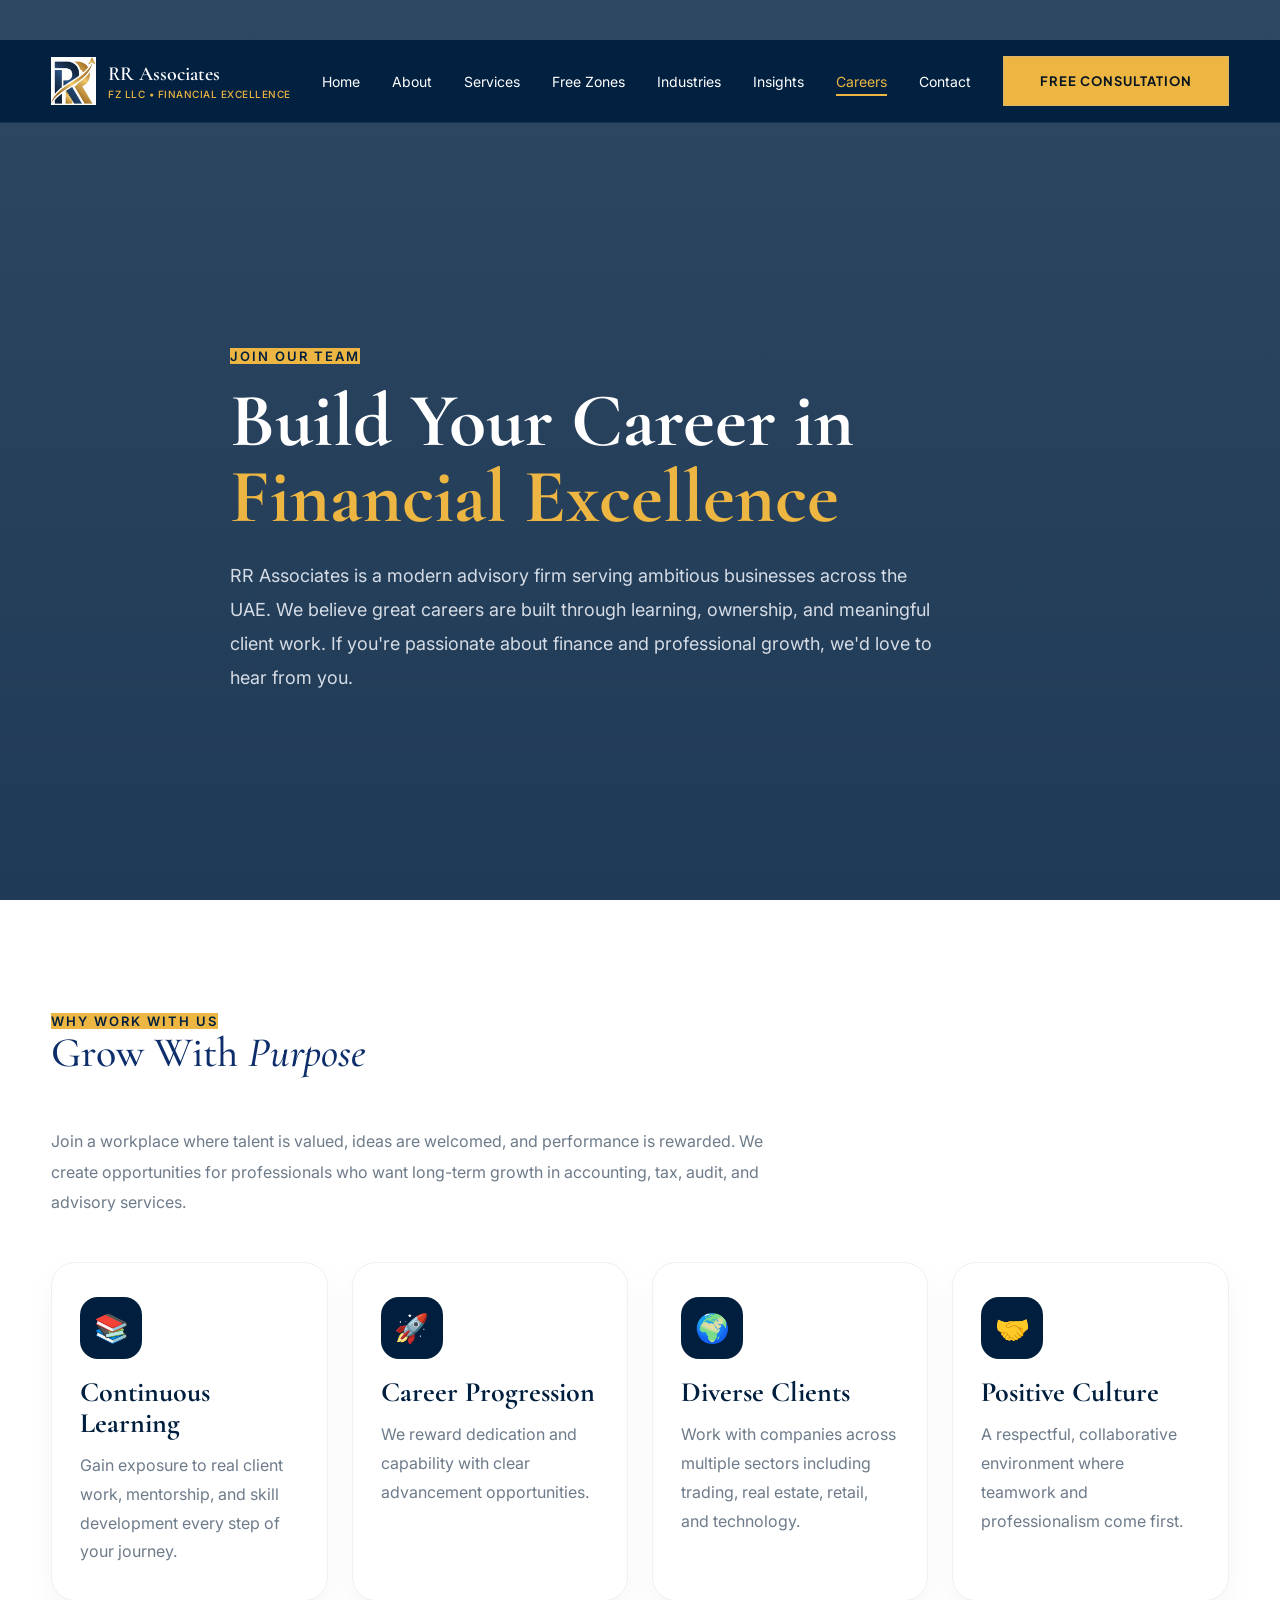
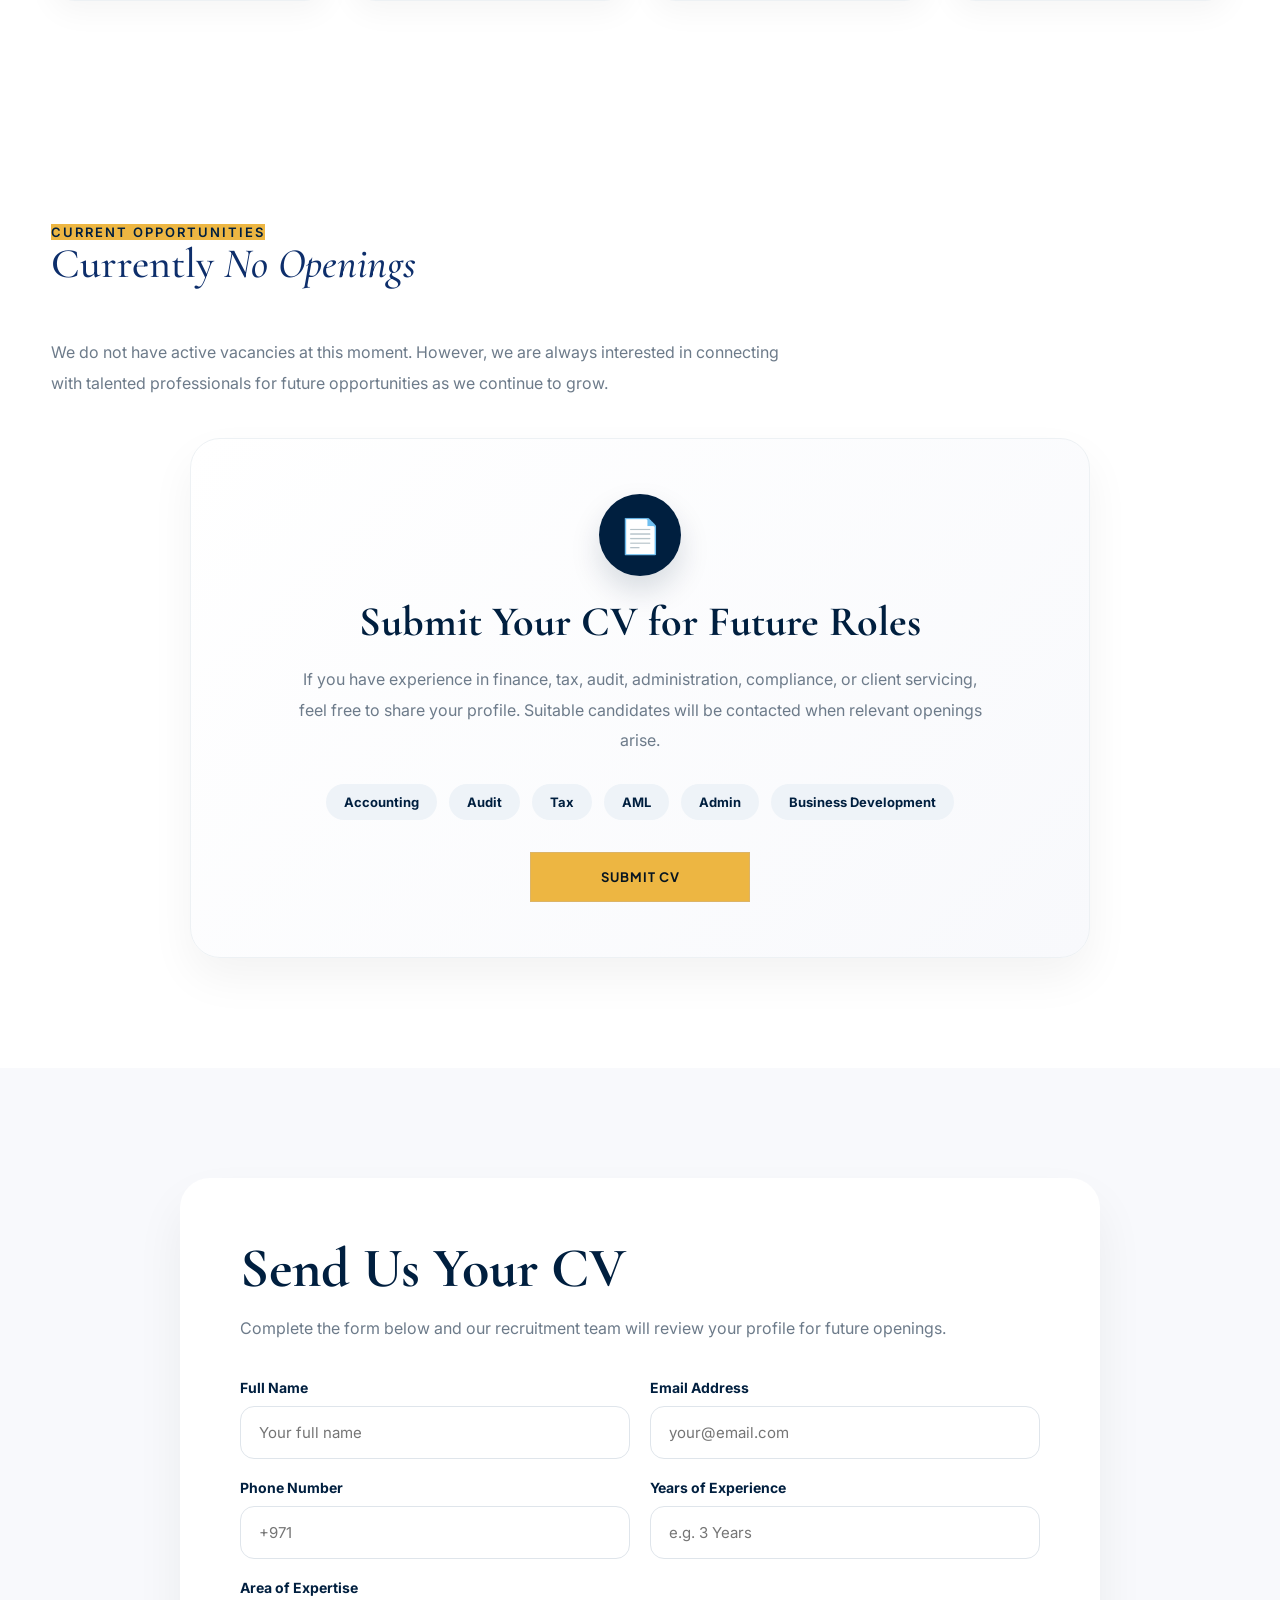
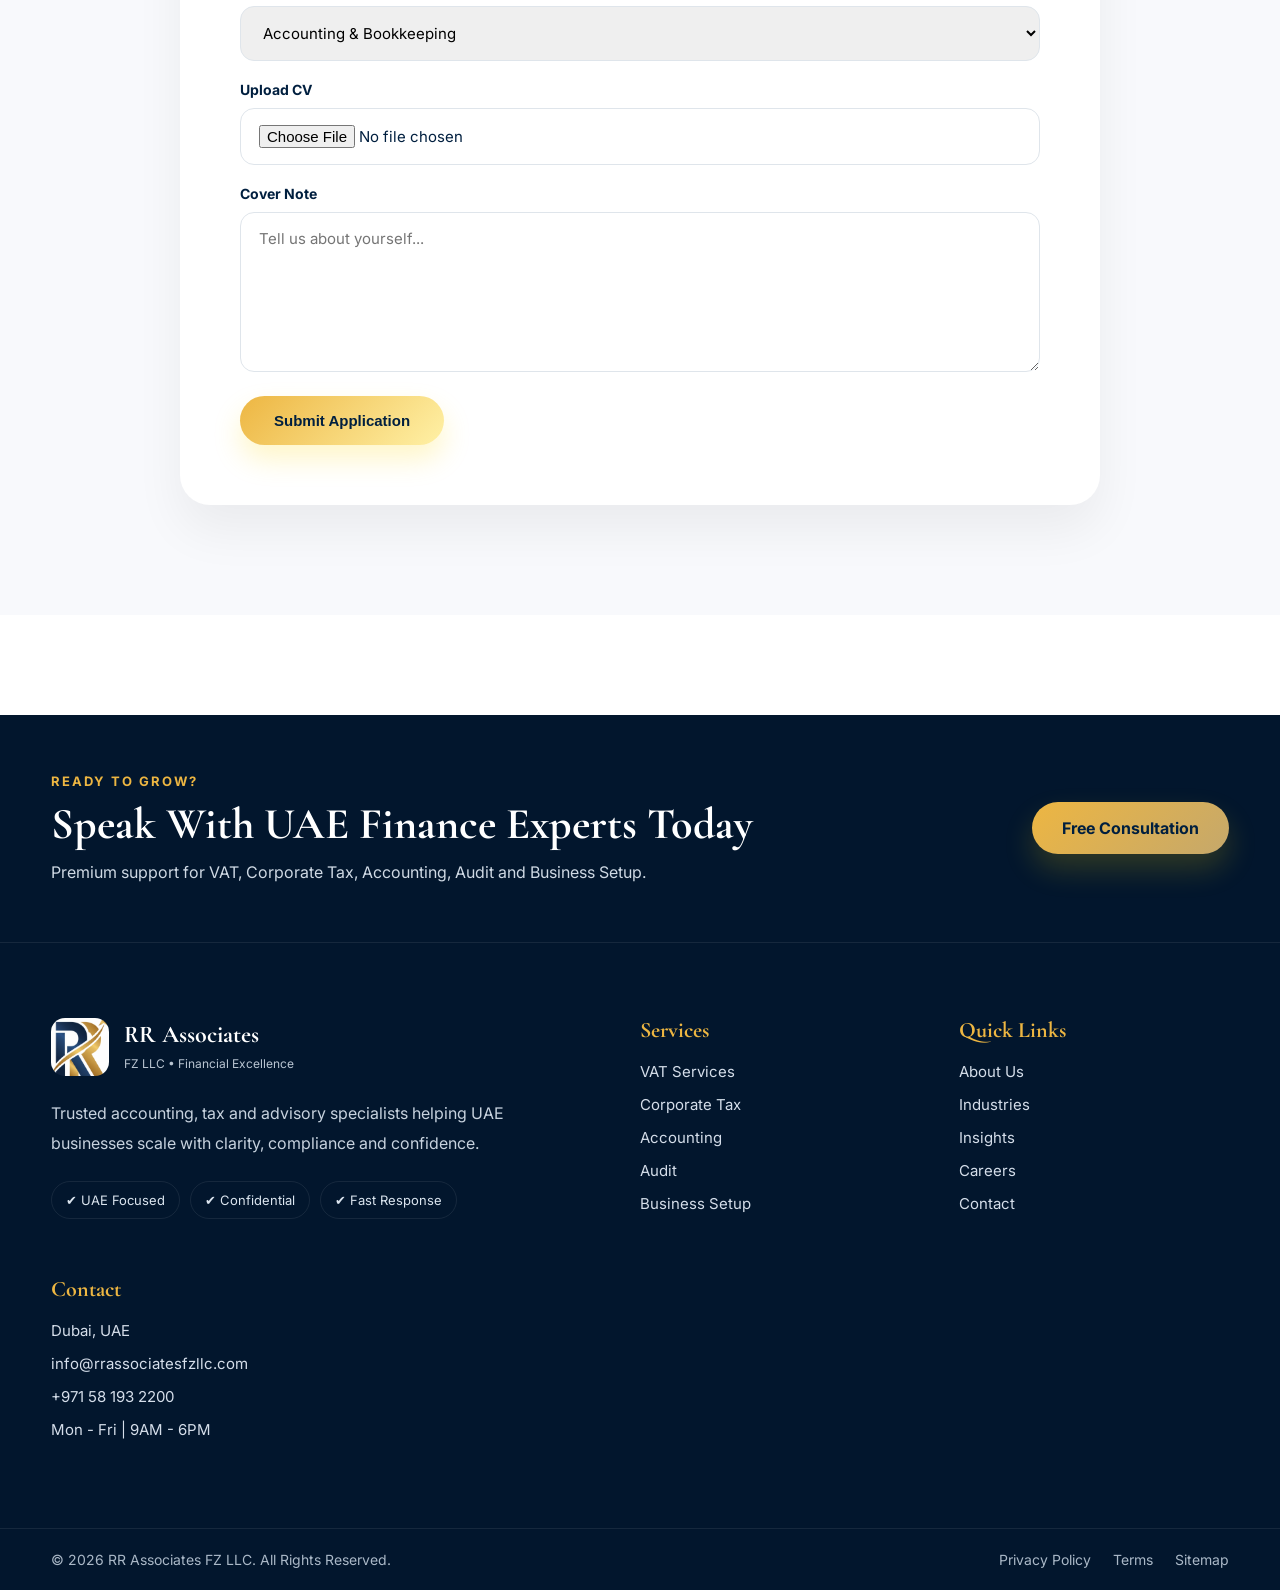
<file: careers.html>
<!DOCTYPE html>
<html lang="en">

<head>
  <meta charset="UTF-8" />
  <meta name="viewport" content="width=device-width, initial-scale=1.0" />
  <title>Careers | RR Associates</title>

  <link rel="stylesheet" href="style.css" />
    
    <link rel="icon" href="pics/IMG-20260501-WA0025.jpg">

  <link rel="preconnect" href="https://fonts.googleapis.com">
  <link rel="preconnect" href="https://fonts.gstatic.com" crossorigin>

  <link
    href="https://fonts.googleapis.com/css2?family=Inter:wght@300;400;500;600;700&family=Cormorant+Garamond:wght@500;600;700&display=swap"
    rel="stylesheet">
</head>

<body>

  <!-- ================= NAVBAR ================= -->
  <header class="header">
    <div class="container nav-wrap">

      <a href="#" class="logo-wrap">
        <img src="./pics/IMG-20260501-WA0025.jpg" class="logo-img">
        <div class="logo-text">
          <h3>RR Associates</h3>
          <p>FZ LLC • Financial Excellence</p>
        </div>
      </a>

      <nav class="nav-links">
        <a href="index.html">Home</a>
        <a href="about.html">About</a>
        <a href="services.html">Services</a>
        <a href="free-zone.html">Free Zones</a>
        <a href="industries.html">Industries</a>
        <a href="blog.html">Insights</a>
        <a class="active" href="careers.html">Careers</a>
        <a href="contact.html">Contact</a>
      </nav>

      <a href="contact.html" class="btn-main">Free Consultation</a>

    </div>
  </header>

  <!-- ================= CAREERS PAGE ================= -->
  <section class="careers-page">

    <!-- HERO -->
    <section class="careers-hero">
      <div class="container careers-hero-inner">

        <span class="section-tag">Join Our Team</span>

        <h1>
          Build Your Career in <br>
          <em>Financial Excellence</em>
        </h1>

        <p>
          RR Associates is a modern advisory firm serving ambitious businesses across the UAE.
          We believe great careers are built through learning, ownership, and meaningful client work.
          If you're passionate about finance and professional growth, we'd love to hear from you.
        </p>

      </div>
    </section>

    <!-- WHY WORK WITH US -->
    <section class="careers-content container">

      <span class="section-tag">Why Work With Us</span>

      <h2 class="section-title">
        Grow With <em>Purpose</em>
      </h2>

      <p class="section-sub">
        Join a workplace where talent is valued, ideas are welcomed, and performance is rewarded.
        We create opportunities for professionals who want long-term growth in accounting,
        tax, audit, and advisory services.
      </p>

      <div class="careers-perks">

        <div class="perk-card">
          <div class="perk-icon">📚</div>
          <h4>Continuous Learning</h4>
          <p>
            Gain exposure to real client work, mentorship, and skill development every step of your journey.
          </p>
        </div>

        <div class="perk-card">
          <div class="perk-icon">🚀</div>
          <h4>Career Progression</h4>
          <p>
            We reward dedication and capability with clear advancement opportunities.
          </p>
        </div>

        <div class="perk-card">
          <div class="perk-icon">🌍</div>
          <h4>Diverse Clients</h4>
          <p>
            Work with companies across multiple sectors including trading, real estate, retail, and technology.
          </p>
        </div>

        <div class="perk-card">
          <div class="perk-icon">🤝</div>
          <h4>Positive Culture</h4>
          <p>
            A respectful, collaborative environment where teamwork and professionalism come first.
          </p>
        </div>

      </div>

    </section>

    <!-- CURRENT STATUS -->
    <section class="careers-content container">

      <span class="section-tag">Current Opportunities</span>

      <h2 class="section-title">
        Currently <em>No Openings</em>
      </h2>

      <p class="section-sub">
        We do not have active vacancies at this moment.
        However, we are always interested in connecting with talented professionals
        for future opportunities as we continue to grow.
      </p>

      <div class="no-opening-box">

        <div class="no-opening-icon">📄</div>

        <h3>Submit Your CV for Future Roles</h3>

        <p>
          If you have experience in finance, tax, audit, administration,
          compliance, or client servicing, feel free to share your profile.
          Suitable candidates will be contacted when relevant openings arise.
        </p>

        <div class="future-tags">
          <span>Accounting</span>
          <span>Audit</span>
          <span>Tax</span>
          <span>AML</span>
          <span>Admin</span>
          <span>Business Development</span>
        </div>

        <a href="#apply-form" class="btn-main">Submit CV</a>

      </div>

    </section>

    <!-- APPLICATION FORM -->
    <section class="careers-form-section" id="apply-form">

      <div class="container careers-form-inner">

        <h2>Send Us Your CV</h2>

        <p>
          Complete the form below and our recruitment team will review your profile
          for future openings.
        </p>

        <form>

          <div class="form-row">

            <div class="form-group">
              <label>Full Name</label>
              <input type="text" placeholder="Your full name">
            </div>

            <div class="form-group">
              <label>Email Address</label>
              <input type="email" placeholder="your@email.com">
            </div>

          </div>

          <div class="form-row">

            <div class="form-group">
              <label>Phone Number</label>
              <input type="text" placeholder="+971">
            </div>

            <div class="form-group">
              <label>Years of Experience</label>
              <input type="text" placeholder="e.g. 3 Years">
            </div>

          </div>

          <div class="form-group">
            <label>Area of Expertise</label>

            <select>
              <option>Accounting & Bookkeeping</option>
              <option>Audit & Assurance</option>
              <option>Tax & VAT</option>
              <option>Corporate Tax</option>
              <option>AML Compliance</option>
              <option>Administration</option>
              <option>Business Development</option>
            </select>
          </div>

          <div class="form-group">
            <label>Upload CV</label>
            <input type="file">
          </div>

          <div class="form-group">
            <label>Cover Note</label>
            <textarea placeholder="Tell us about yourself..."></textarea>
          </div>

          <button type="submit" class="form-submit">
            Submit Application
          </button>

        </form>

      </div>

    </section>

  </section>

 <!-- ================= FOOTER ================= -->
  <footer class="footer-premium">

    <!-- TOP CTA STRIP -->
    <div class="footer-top-strip">
      <div class="container footer-strip-wrap">

        <div>
          <span class="footer-mini">Ready To Grow?</span>
          <h2>Speak With UAE Finance Experts Today</h2>
          <p>
            Premium support for VAT, Corporate Tax, Accounting,
            Audit and Business Setup.
          </p>
        </div>

        <a href="contact.html" class="footer-btn">Free Consultation</a>

      </div>
    </div>

    <!-- MAIN FOOTER -->
    <div class="container footer-main-grid">

      <!-- BRAND -->
      <div class="footer-brand">
        <div class="footer-logo-wrap">
          <img src="./pics/IMG-20260501-WA0025.jpg" alt="RR Associates">
          <div>
            <h3>RR Associates</h3>
            <span>FZ LLC • Financial Excellence</span>
          </div>
        </div>

        <p>
          Trusted accounting, tax and advisory specialists helping
          UAE businesses scale with clarity, compliance and confidence.
        </p>

        <div class="footer-badges">
          <span>✔ UAE Focused</span>
          <span>✔ Confidential</span>
          <span>✔ Fast Response</span>
        </div>
      </div>

      <!-- SERVICES -->
      <div>
        <h4>Services</h4>
        <a href="#">VAT Services</a>
        <a href="#">Corporate Tax</a>
        <a href="#">Accounting</a>
        <a href="#">Audit</a>
        <a href="#">Business Setup</a>
      </div>

      <!-- QUICK LINKS -->
      <div>
        <h4>Quick Links</h4>
        <a href="about.html">About Us</a>
        <a href="industries.html">Industries</a>
        <a href="blog.html">Insights</a>
        <a href="careers.html">Careers</a>
        <a href="contact.html">Contact</a>
      </div>

      <!-- CONTACT -->
      <div>
        <h4>Contact</h4>
        <a href="#">Dubai, UAE</a>
        <a href="#">info@rrassociatesfzllc.com</a>
        <a href="#">+971 58 193 2200</a>
        <a href="#">Mon - Fri | 9AM - 6PM</a>
      </div>

    </div>

    <!-- BOTTOM -->
    <div class="footer-bottom">
      <div class="container footer-bottom-wrap">

        <p>© 2026 RR Associates FZ LLC. All Rights Reserved.</p>

        <div class="footer-bottom-links">
          <a href="#">Privacy Policy</a>
          <a href="#">Terms</a>
          <a href="#">Sitemap</a>
        </div>

      </div>
    </div>

  </footer>

</body>

</html>
</file>
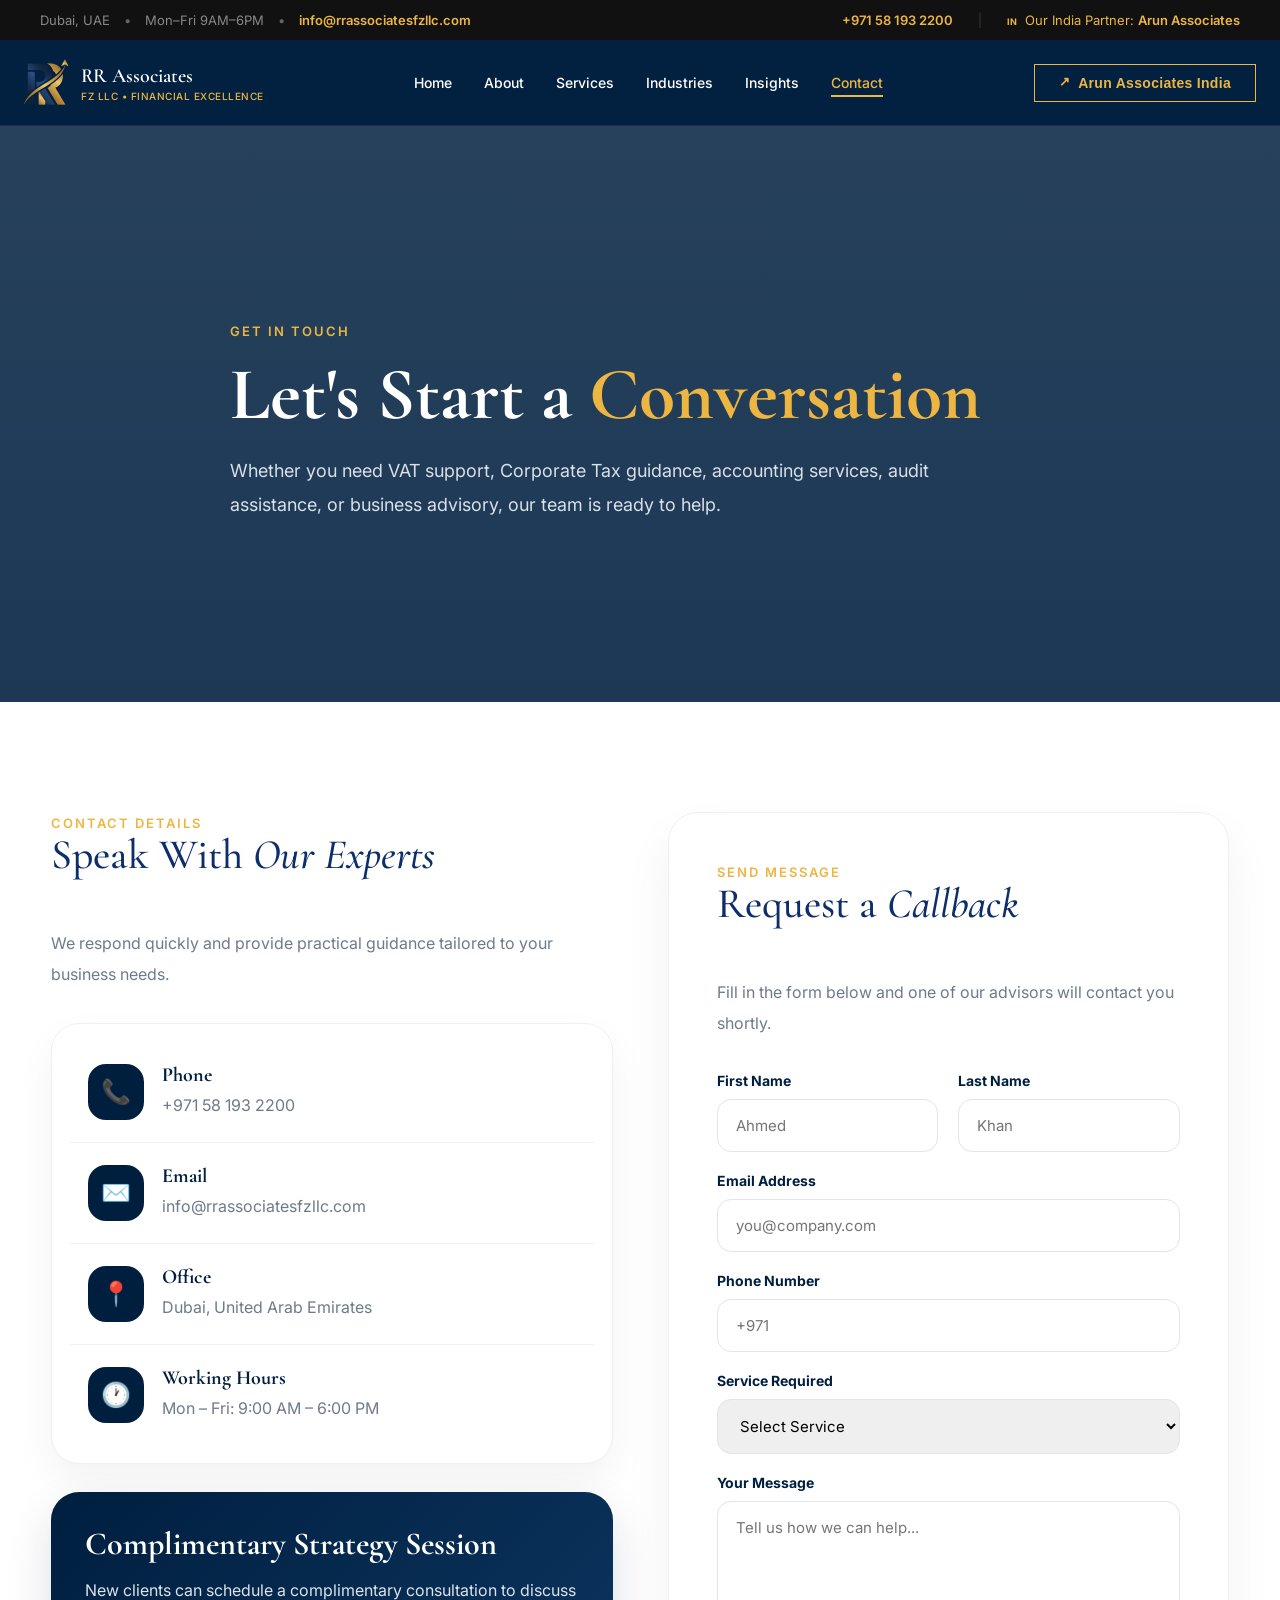
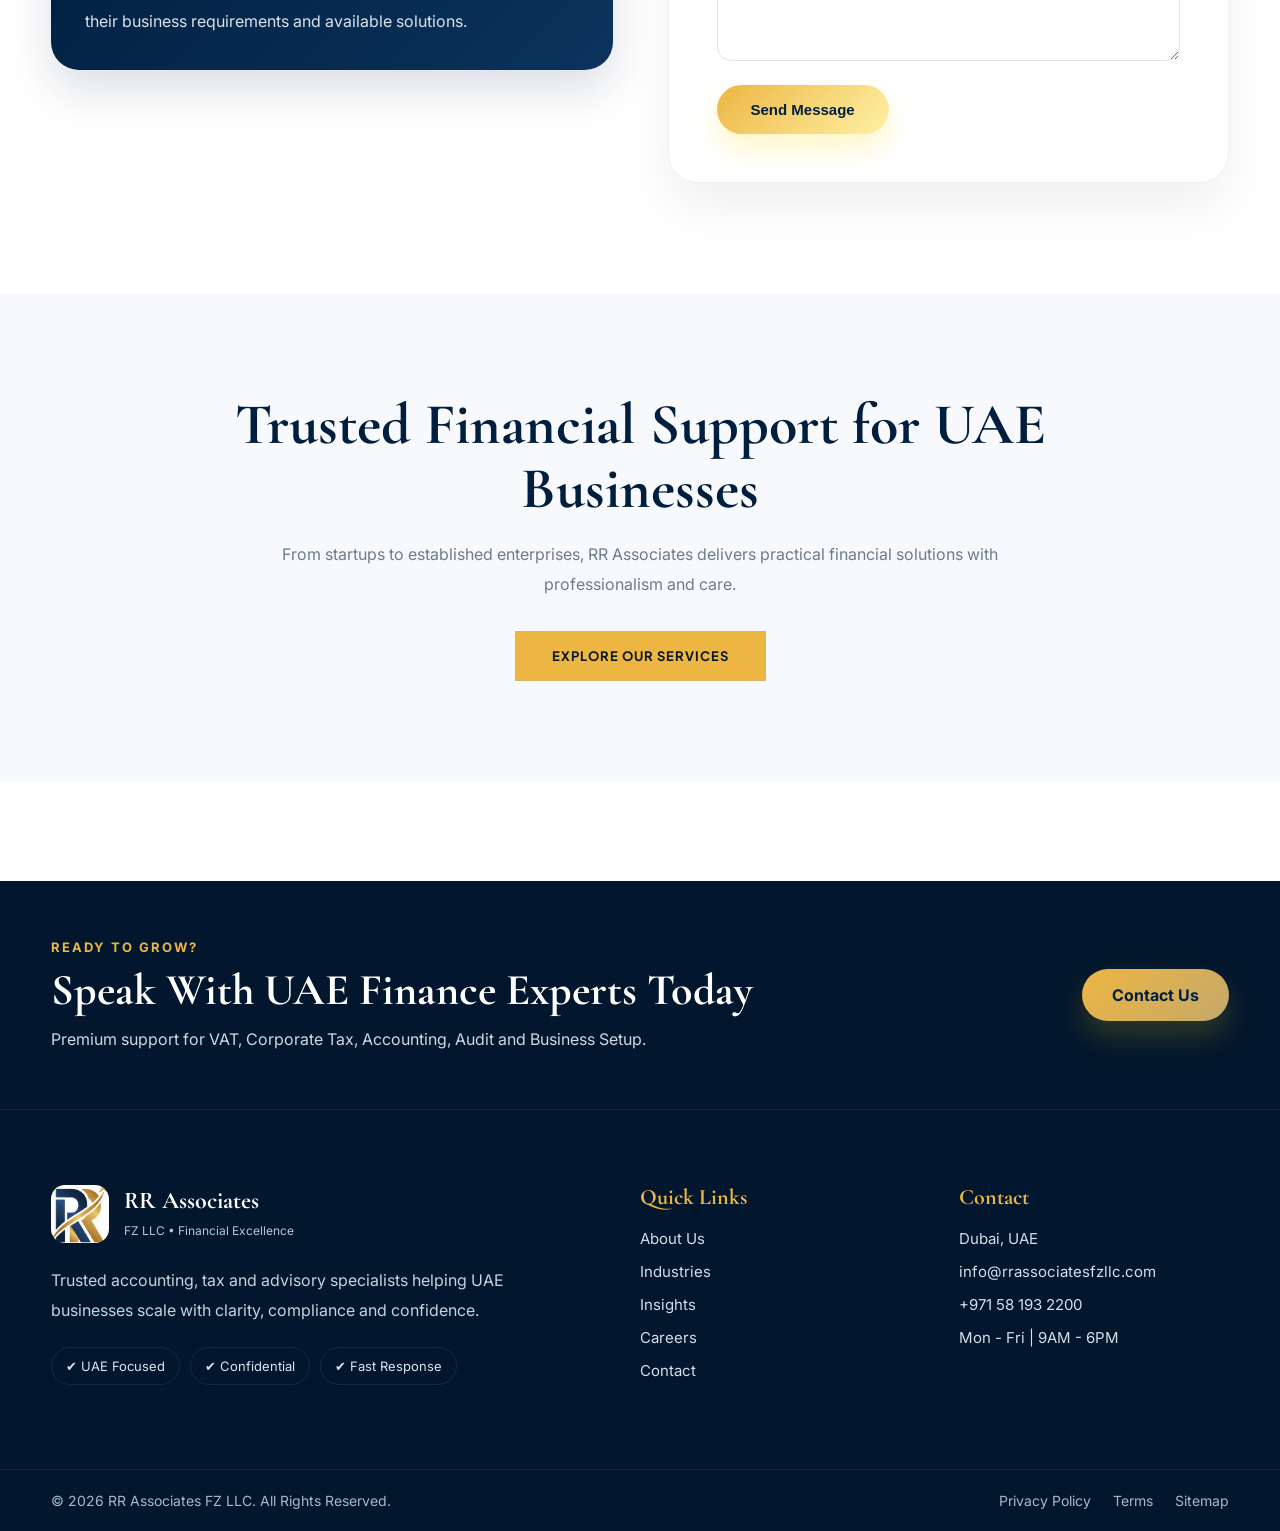
<file: contact.html>
<!DOCTYPE html>
<html lang="en">
  <head>
    <meta charset="UTF-8" />
    <meta name="viewport" content="width=device-width, initial-scale=1.0" />
    <title>Contact Us | RR Associates</title>

    <link rel="stylesheet" href="style.css" />

    <link rel="icon" href="pics/IMG-20260501-WA0025.jpg" />

    <link rel="preconnect" href="https://fonts.googleapis.com" />
    <link rel="preconnect" href="https://fonts.gstatic.com" crossorigin />

    <link
      href="https://fonts.googleapis.com/css2?family=Inter:wght@300;400;500;600;700&family=Cormorant+Garamond:wght@500;600;700&display=swap"
      rel="stylesheet"
    />
  </head>

  <body>
    <!-- Top banner  -->
    <section class="top-banner">
      <div class="banner-left">
        <span class="location">Dubai, UAE</span>
        <span class="separator">•</span>
        <span class="hours">Mon–Fri 9AM–6PM</span>
        <span class="separator">•</span>
        <a href="mailto:info@rrassociatesfzllc.com" class="email"
          >info@rrassociatesfzllc.com</a
        >
      </div>

      <div class="banner-right">
        <a href="tel:+971581932200" class="phone">+971 58 193 2200</a>
        <span class="vertical-pipe">|</span>
        <span class="partner-text">
          <span class="country-code">IN</span> Our India Partner:
          <strong class="partner-name">Arun Associates</strong>
        </span>
      </div>
    </section>

    <header class="header">
      <div class="nav-container">
        <a href="index.html" class="logo-wrap">
          <img
            src="./pics/logo.png"
            class="logo-img"
            alt="RR Associates Logo"
          />
          <div class="logo-text">
            <h3>RR Associates</h3>
            <p>FZ LLC • Financial Excellence</p>
          </div>
        </a>

        <nav class="nav-links" id="navLinks">
          <a class="nav-item" href="index.html">Home</a>
          <a class="nav-item" href="about.html">About</a>
          <a class="nav-item" href="services.html">Services</a>
          <a class="nav-item" href="industries.html">Industries</a>
          <a class="nav-item" href="industries.html">Insights</a>
          <a class="nav-item active" href="contact.html">Contact</a>

          <a
            href="https://arunassociatesac.com/"
            class="glow-button mobile-only"
          >
            <span class="arrow-icon">↗</span> Arun Associates India
          </a>
        </nav>

        <div class="nav-actions">
          <a
            href="https://arunassociatesac.com/"
            class="glow-button desktop-only"
          >
            <span class="arrow-icon">↗</span> Arun Associates India
          </a>

          <button
            class="menu-toggle"
            aria-label="Toggle navigation"
            onclick="toggleMobileMenu()"
          >
            <span class="hamburger-bar"></span>
            <span class="hamburger-bar"></span>
            <span class="hamburger-bar"></span>
          </button>
        </div>
      </div>
    </header>

    <!-- ================= CONTACT PAGE ================= -->
    <div class="page" id="page-contact">
      <!-- HERO -->
      <section class="contact-hero">
        <div class="container contact-hero-inner">
          <span class="section-tag">Get In Touch</span>

          <h1>Let's Start a <em>Conversation</em></h1>

          <p>
            Whether you need VAT support, Corporate Tax guidance, accounting
            services, audit assistance, or business advisory, our team is ready
            to help.
          </p>
        </div>
      </section>

      <!-- MAIN CONTENT -->
      <section class="contact-main container">
        <!-- LEFT SIDE -->
        <div class="contact-info">
          <span class="section-tag">Contact Details</span>

          <h2 class="section-title">Speak With <em>Our Experts</em></h2>

          <p class="section-sub">
            We respond quickly and provide practical guidance tailored to your
            business needs.
          </p>

          <div class="contact-card">
            <div class="contact-item">
              <div class="contact-icon">📞</div>
              <div>
                <h4>Phone</h4>
                <a href="tel:+971581932200">+971 58 193 2200</a>
              </div>
            </div>

            <div class="contact-item">
              <div class="contact-icon">✉️</div>
              <div>
                <h4>Email</h4>
                <a href="mailto:info@rrassociatesfzllc.com">
                  info@rrassociatesfzllc.com
                </a>
              </div>
            </div>

            <div class="contact-item">
              <div class="contact-icon">📍</div>
              <div>
                <h4>Office</h4>
                <p>Dubai, United Arab Emirates</p>
              </div>
            </div>

            <div class="contact-item">
              <div class="contact-icon">🕐</div>
              <div>
                <h4>Working Hours</h4>
                <p>Mon – Fri: 9:00 AM – 6:00 PM</p>
              </div>
            </div>
          </div>

          <div class="consult-box">
            <h4>Complimentary Strategy Session</h4>
            <p>
              New clients can schedule a complimentary consultation to discuss
              their business requirements and available solutions.
            </p>
          </div>
        </div>

        <!-- RIGHT SIDE -->
        <div class="contact-form-box">
          <span class="section-tag">Send Message</span>

          <h2 class="section-title">Request a <em>Callback</em></h2>

          <p class="section-sub">
            Fill in the form below and one of our advisors will contact you
            shortly.
          </p>

          <form>
            <div class="form-row">
              <div class="form-group">
                <label>First Name</label>
                <input type="text" placeholder="Ahmed" />
              </div>

              <div class="form-group">
                <label>Last Name</label>
                <input type="text" placeholder="Khan" />
              </div>
            </div>

            <div class="form-group">
              <label>Email Address</label>
              <input type="email" placeholder="you@company.com" />
            </div>

            <div class="form-group">
              <label>Phone Number</label>
              <input type="text" placeholder="+971" />
            </div>

            <div class="form-group">
              <label>Service Required</label>

              <select>
                <option>Select Service</option>
                <option>VAT Registration</option>
                <option>Corporate Tax</option>
                <option>Audit & Assurance</option>
                <option>Accounting Services</option>
                <option>Bookkeeping</option>
                <option>Business Setup</option>
                <option>Other</option>
              </select>
            </div>

            <div class="form-group">
              <label>Your Message</label>
              <textarea placeholder="Tell us how we can help..."></textarea>
            </div>

            <button type="button" onclick="showToast()" class="form-submit">
              Send Message
            </button>
            <div id="toast" class="toast">Message Sent!</div>
          </form>
        </div>
      </section>

      <!-- CTA -->
      <section class="contact-cta">
        <div class="container contact-cta-inner">
          <h2>Trusted Financial Support for UAE Businesses</h2>

          <p>
            From startups to established enterprises, RR Associates delivers
            practical financial solutions with professionalism and care.
          </p>

          <a href="services.html" class="btn-main">Explore Our Services</a>
        </div>
      </section>
    </div>

    <!-- ================= FOOTER ================= -->
    <footer class="footer-premium">
      <!-- TOP CTA STRIP -->
      <div class="footer-top-strip">
        <div class="container footer-strip-wrap">
          <div>
            <span class="footer-mini">Ready To Grow?</span>
            <h2>Speak With UAE Finance Experts Today</h2>
            <p>
              Premium support for VAT, Corporate Tax, Accounting, Audit and
              Business Setup.
            </p>
          </div>

          <a href="contact.html" class="footer-btn">Contact Us</a>
        </div>
      </div>

      <!-- MAIN FOOTER -->
      <div class="container footer-main-grid">
        <!-- BRAND -->
        <div class="footer-brand">
          <div class="footer-logo-wrap">
            <img src="./pics/IMG-20260501-WA0025.jpg" alt="RR Associates" />
            <div>
              <h3>RR Associates</h3>
              <span>FZ LLC • Financial Excellence</span>
            </div>
          </div>

          <p>
            Trusted accounting, tax and advisory specialists helping UAE
            businesses scale with clarity, compliance and confidence.
          </p>

          <div class="footer-badges">
            <span>✔ UAE Focused</span>
            <span>✔ Confidential</span>
            <span>✔ Fast Response</span>
          </div>
        </div>

        <!-- SERVICES -->
        <!-- <div>
          <h4>Services</h4>
          <a href="#">VAT Services</a>
          <a href="#">Corporate Tax</a>
          <a href="#">Accounting</a>
          <a href="#">Audit</a>
          <a href="#">Business Setup</a>
        </div> -->

        <!-- QUICK LINKS -->
        <div>
          <h4>Quick Links</h4>
          <a href="about.html">About Us</a>
          <a href="industries.html">Industries</a>
          <a href="blog.html">Insights</a>
          <a href="careers.html">Careers</a>
          <a href="contact.html">Contact</a>
        </div>

        <!-- CONTACT -->
        <div>
          <h4>Contact</h4>
          <a href="#">Dubai, UAE</a>
          <a href="#">info@rrassociatesfzllc.com</a>
          <a href="#">+971 58 193 2200</a>
          <a href="#">Mon - Fri | 9AM - 6PM</a>
        </div>
      </div>

      <!-- BOTTOM -->
      <div class="footer-bottom">
        <div class="container footer-bottom-wrap">
          <p>© 2026 RR Associates FZ LLC. All Rights Reserved.</p>

          <div class="footer-bottom-links">
            <a href="#">Privacy Policy</a>
            <a href="#">Terms</a>
            <a href="#">Sitemap</a>
          </div>
        </div>
      </div>
    </footer>

    <script src="script.js"></script>
  </body>
</html>
</file>
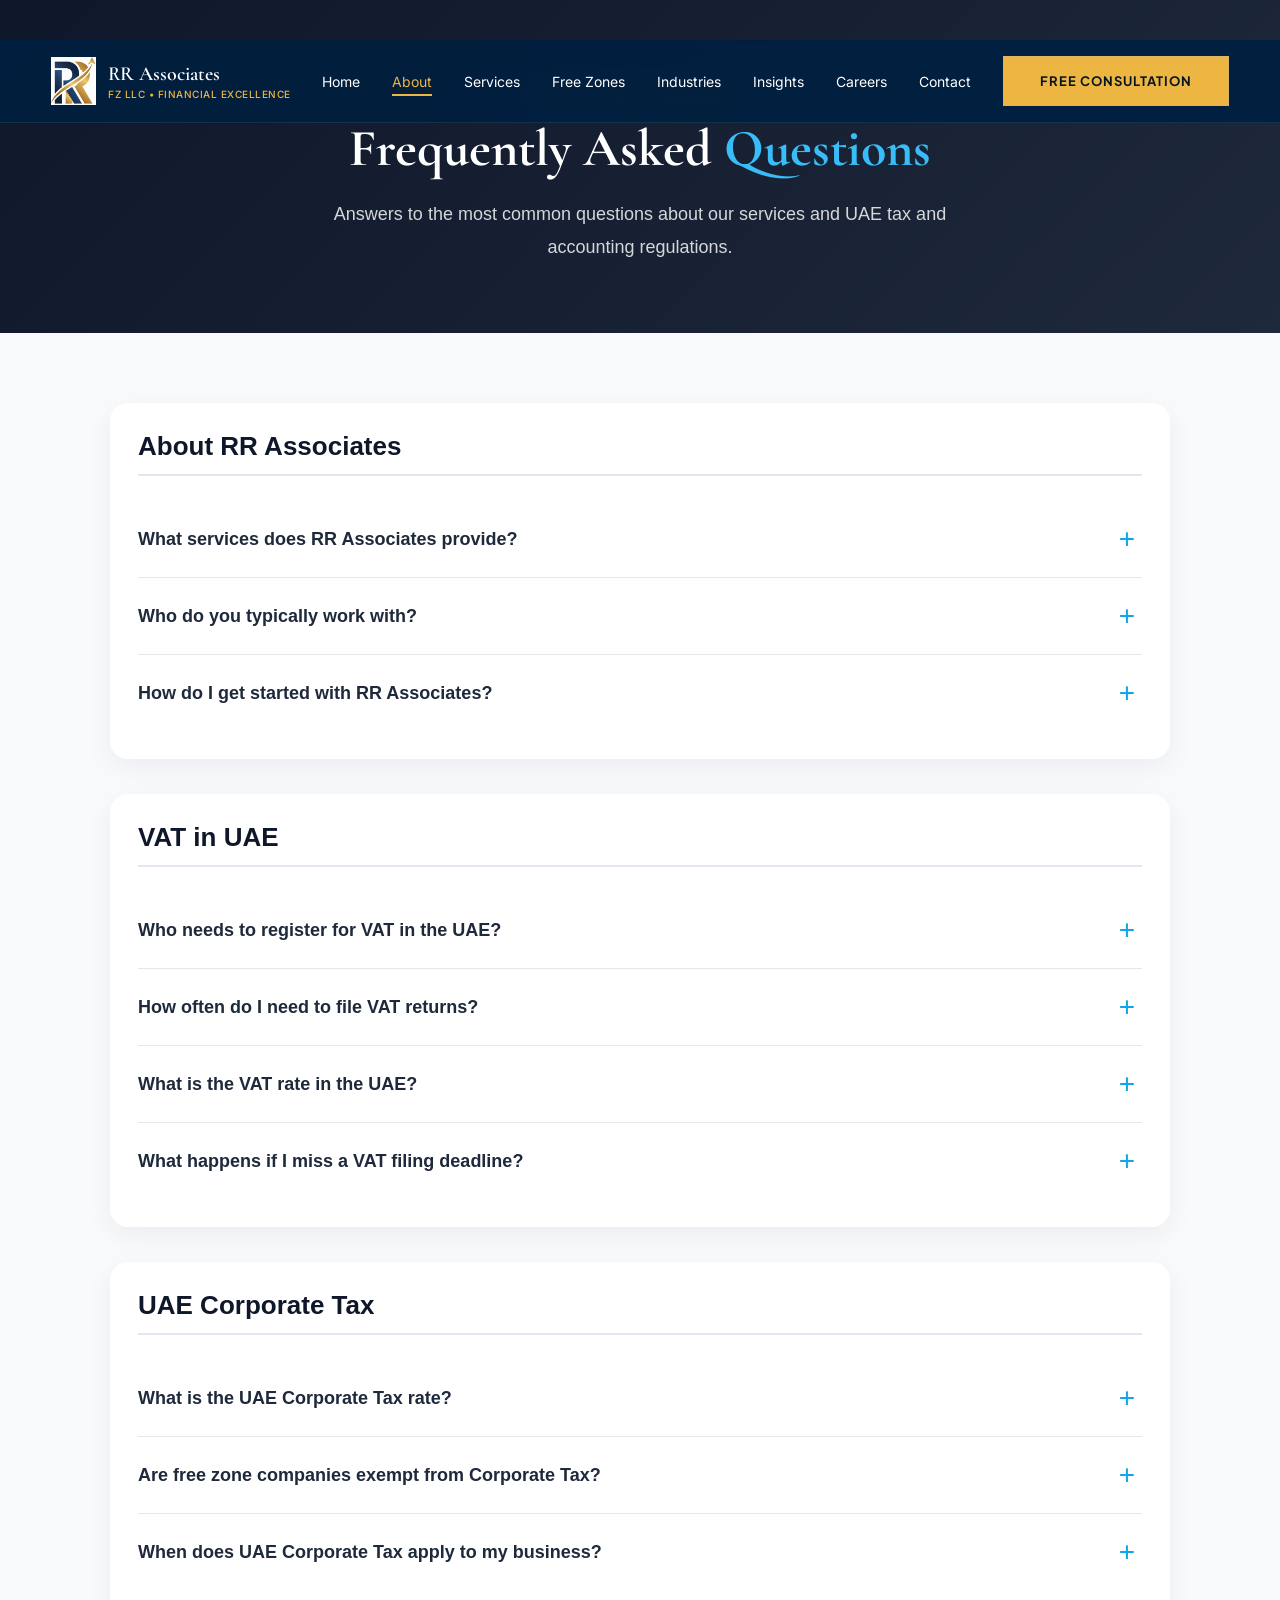
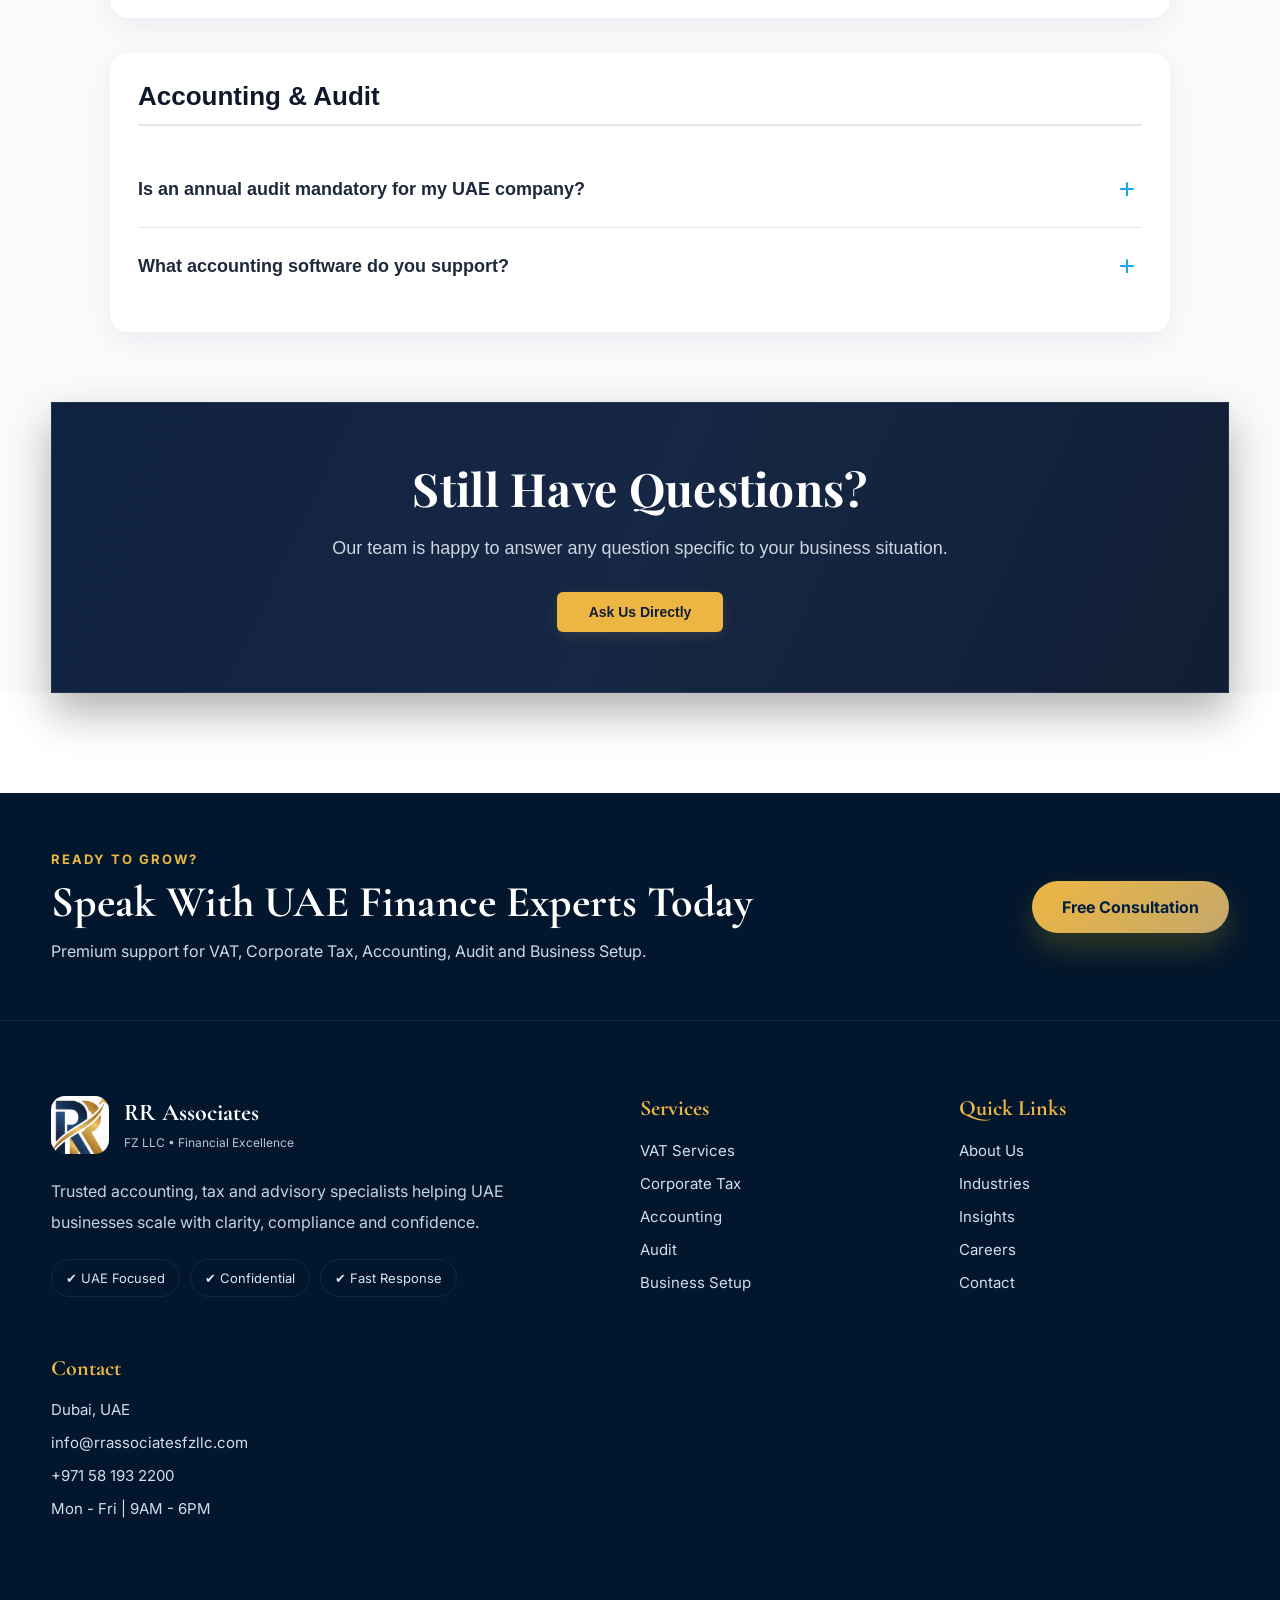
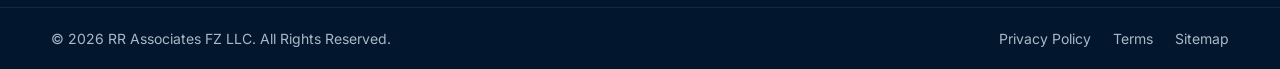
<file: faq.html>
<!DOCTYPE html>
<html lang="en">

<head>
    <meta charset="UTF-8">
    <meta name="viewport" content="width=device-width, initial-scale=1.0">
    <title>Frequently Asked Questions | RR Associates</title>
    <link rel="stylesheet" href="style.css">

    <link rel="icon" href="pics/IMG-20260501-WA0025.jpg">

    <link rel="preconnect" href="https://fonts.googleapis.com">
    <link rel="preconnect" href="https://fonts.gstatic.com" crossorigin>

    <link
        href="https://fonts.googleapis.com/css2?family=Inter:wght@300;400;500;600;700&family=Cormorant+Garamond:wght@500;600;700&display=swap"
        rel="stylesheet">
</head>

<body>

    <!-- ================= NAVBAR ================= -->
    <header class="header">
        <div class="container nav-wrap">

            <a href="#" class="logo-wrap">
                <img src="./pics/IMG-20260501-WA0025.jpg" class="logo-img">
                <div class="logo-text">
                    <h3>RR Associates</h3>
                    <p>FZ LLC • Financial Excellence</p>
                </div>
            </a>

            <nav class="nav-links">
                <a href="index.html">Home</a>
                <a class="active" href="about.html">About</a>
                <a href="services.html">Services</a>
                <a href="free-zone.html">Free Zones</a>
                <a href="industries.html">Industries</a>
                <a href="blog.html">Insights</a>
                <a href="careers.html">Careers</a>
                <a href="contact.html">Contact</a>
            </nav>

            <a href="contact.html" class="btn-main">Free Consultation</a>

        </div>
    </header>

    <div class="page" id="page-faq">
        <div class="faq-hero">
            <div class="faq-hero-inner">
                <div class="section-tag">Questions & Answers</div>
                <h1>Frequently Asked <em>Questions</em></h1>
                <p>Answers to the most common questions about our services and UAE tax and accounting regulations.</p>
            </div>
        </div>

        <div class="faq-content">
            <div class="faq-group">
                <div class="faq-group-title">About RR Associates</div>
                <div class="faq-item">
                    <button class="faq-q" onclick="toggleFaq(this)">What services does RR Associates provide?<span
                            class="chevron">+</span></button>
                    <div class="faq-a">RR Associates provides a full range of financial services including VAT advisory
                        and compliance, UAE Corporate Tax, statutory and internal audit, bookkeeping, payroll,
                        management accounting, outsourced CFO services, and business advisory. We serve clients across
                        Dubai and the wider UAE.</div>
                </div>
                <div class="faq-item">
                    <button class="faq-q" onclick="toggleFaq(this)">Who do you typically work with?<span
                            class="chevron">+</span></button>
                    <div class="faq-a">We work with entrepreneurs, SMEs, free zone companies, family offices, and
                        high-net-worth individuals. Our client base spans multiple industries including real estate,
                        technology, trading, hospitality, and financial services.</div>
                </div>
                <div class="faq-item">
                    <button class="faq-q" onclick="toggleFaq(this)">How do I get started with RR Associates?<span
                            class="chevron">+</span></button>
                    <div class="faq-a">Simply reach out via our contact page or call us directly. We offer a free
                        initial consultation where we assess your needs and propose a tailored solution. There is no
                        obligation, and most clients are fully onboarded within a week.</div>
                </div>
            </div>

            <div class="faq-group">
                <div class="faq-group-title">VAT in UAE</div>
                <div class="faq-item">
                    <button class="faq-q" onclick="toggleFaq(this)">Who needs to register for VAT in the UAE?<span
                            class="chevron">+</span></button>
                    <div class="faq-a">Businesses with taxable supplies or imports exceeding AED 375,000 per annum must
                        mandatorily register for VAT. Voluntary registration is available if turnover exceeds AED
                        187,500. RR Associates will assess your threshold and guide you through the registration
                        process.</div>
                </div>
                <div class="faq-item">
                    <button class="faq-q" onclick="toggleFaq(this)">How often do I need to file VAT returns?<span
                            class="chevron">+</span></button>
                    <div class="faq-a">Most businesses in the UAE file VAT returns quarterly. However, businesses with
                        annual turnover exceeding AED 150 million are required to file monthly. The FTA assigns your tax
                        period during registration. Late filing attracts administrative penalties.</div>
                </div>
                <div class="faq-item">
                    <button class="faq-q" onclick="toggleFaq(this)">What is the VAT rate in the UAE?<span
                            class="chevron">+</span></button>
                    <div class="faq-a">The standard VAT rate in the UAE is 5%. Certain supplies such as healthcare,
                        education, international transport, and residential properties may be zero-rated (0%). Some
                        supplies are exempt, meaning no VAT is charged and input VAT cannot be recovered.</div>
                </div>
                <div class="faq-item">
                    <button class="faq-q" onclick="toggleFaq(this)">What happens if I miss a VAT filing deadline?<span
                            class="chevron">+</span></button>
                    <div class="faq-a">Missing the VAT filing deadline results in administrative penalties from the FTA,
                        starting at AED 1,000 for the first offence and AED 2,000 for subsequent offences within 24
                        months. Additional penalties apply for late payment of VAT due. Our team ensures you never miss
                        a deadline.</div>
                </div>
            </div>

            <div class="faq-group">
                <div class="faq-group-title">UAE Corporate Tax</div>
                <div class="faq-item">
                    <button class="faq-q" onclick="toggleFaq(this)">What is the UAE Corporate Tax rate?<span
                            class="chevron">+</span></button>
                    <div class="faq-a">The UAE Corporate Tax is levied at 0% on taxable income up to AED 375,000 and 9%
                        on taxable income above AED 375,000. Multinational groups subject to the OECD Pillar Two rules
                        may be subject to a minimum effective tax rate of 15% under the Qualified Domestic Minimum
                        Top-up Tax (QDMTT).</div>
                </div>
                <div class="faq-item">
                    <button class="faq-q" onclick="toggleFaq(this)">Are free zone companies exempt from Corporate
                        Tax?<span class="chevron">+</span></button>
                    <div class="faq-a">Qualifying Free Zone Persons (QFZPs) may benefit from a 0% Corporate Tax rate on
                        their qualifying income. However, they must satisfy strict substance requirements, maintain
                        adequate presence in the free zone, and not earn income from non-qualifying activities. RR
                        Associates can assess your QFZP eligibility.</div>
                </div>
                <div class="faq-item">
                    <button class="faq-q" onclick="toggleFaq(this)">When does UAE Corporate Tax apply to my
                        business?<span class="chevron">+</span></button>
                    <div class="faq-a">UAE Corporate Tax applies to financial years beginning on or after 1 June 2023.
                        The timing of your first tax period and filing deadline depends on your financial year-end. Most
                        businesses with a calendar year-end had their first CT filing deadline in September 2025.
                        Contact us to confirm your specific deadlines.</div>
                </div>
            </div>

            <div class="faq-group">
                <div class="faq-group-title">Accounting & Audit</div>
                <div class="faq-item">
                    <button class="faq-q" onclick="toggleFaq(this)">Is an annual audit mandatory for my UAE
                        company?<span class="chevron">+</span></button>
                    <div class="faq-a">Most free zone entities in the UAE are required to submit audited financial
                        statements annually as a condition of their license renewal. Mainland LLCs are also required to
                        maintain audited accounts under the UAE Commercial Companies Law. We can confirm the specific
                        requirement for your entity type.</div>
                </div>
                <div class="faq-item">
                    <button class="faq-q" onclick="toggleFaq(this)">What accounting software do you support?<span
                            class="chevron">+</span></button>
                    <div class="faq-a">Our team is proficient in all leading cloud accounting platforms including Xero,
                        QuickBooks, Zoho Books, Tally, Sage, and Microsoft Dynamics. We can work within your existing
                        software or help you migrate to a more suitable platform.</div>
                </div>
            </div>
        </div>

        <div class="cta-banner section-full">
            <h2>Still Have Questions?</h2>
            <p>Our team is happy to answer any question specific to your business situation.</p>
            <a href="#" class="btn-dark" onclick="showPage('contact')">Ask Us Directly</a>
        </div>
    </div>

    <!-- ================= FOOTER ================= -->
    <footer class="footer-premium">

        <!-- TOP CTA STRIP -->
        <div class="footer-top-strip">
            <div class="container footer-strip-wrap">

                <div>
                    <span class="footer-mini">Ready To Grow?</span>
                    <h2>Speak With UAE Finance Experts Today</h2>
                    <p>
                        Premium support for VAT, Corporate Tax, Accounting,
                        Audit and Business Setup.
                    </p>
                </div>

                <a href="contact.html" class="footer-btn">Free Consultation</a>

            </div>
        </div>

        <!-- MAIN FOOTER -->
        <div class="container footer-main-grid">

            <!-- BRAND -->
            <div class="footer-brand">
                <div class="footer-logo-wrap">
                    <img src="./pics/IMG-20260501-WA0025.jpg" alt="RR Associates">
                    <div>
                        <h3>RR Associates</h3>
                        <span>FZ LLC • Financial Excellence</span>
                    </div>
                </div>

                <p>
                    Trusted accounting, tax and advisory specialists helping
                    UAE businesses scale with clarity, compliance and confidence.
                </p>

                <div class="footer-badges">
                    <span>✔ UAE Focused</span>
                    <span>✔ Confidential</span>
                    <span>✔ Fast Response</span>
                </div>
            </div>

            <!-- SERVICES -->
            <div>
                <h4>Services</h4>
                <a href="#">VAT Services</a>
                <a href="#">Corporate Tax</a>
                <a href="#">Accounting</a>
                <a href="#">Audit</a>
                <a href="#">Business Setup</a>
            </div>

            <!-- QUICK LINKS -->
            <div>
                <h4>Quick Links</h4>
                <a href="about.html">About Us</a>
                <a href="industries.html">Industries</a>
                <a href="blog.html">Insights</a>
                <a href="careers.html">Careers</a>
                <a href="contact.html">Contact</a>
            </div>

            <!-- CONTACT -->
            <div>
                <h4>Contact</h4>
                <a href="#">Dubai, UAE</a>
                <a href="#">info@rrassociatesfzllc.com</a>
                <a href="#">+971 58 193 2200</a>
                <a href="#">Mon - Fri | 9AM - 6PM</a>
            </div>

        </div>

        <!-- BOTTOM -->
        <div class="footer-bottom">
            <div class="container footer-bottom-wrap">

                <p>© 2026 RR Associates FZ LLC. All Rights Reserved.</p>

                <div class="footer-bottom-links">
                    <a href="#">Privacy Policy</a>
                    <a href="#">Terms</a>
                    <a href="#">Sitemap</a>
                </div>

            </div>
        </div>

    </footer>


    <script src="script.js"></script>
</body>

</html>
</file>
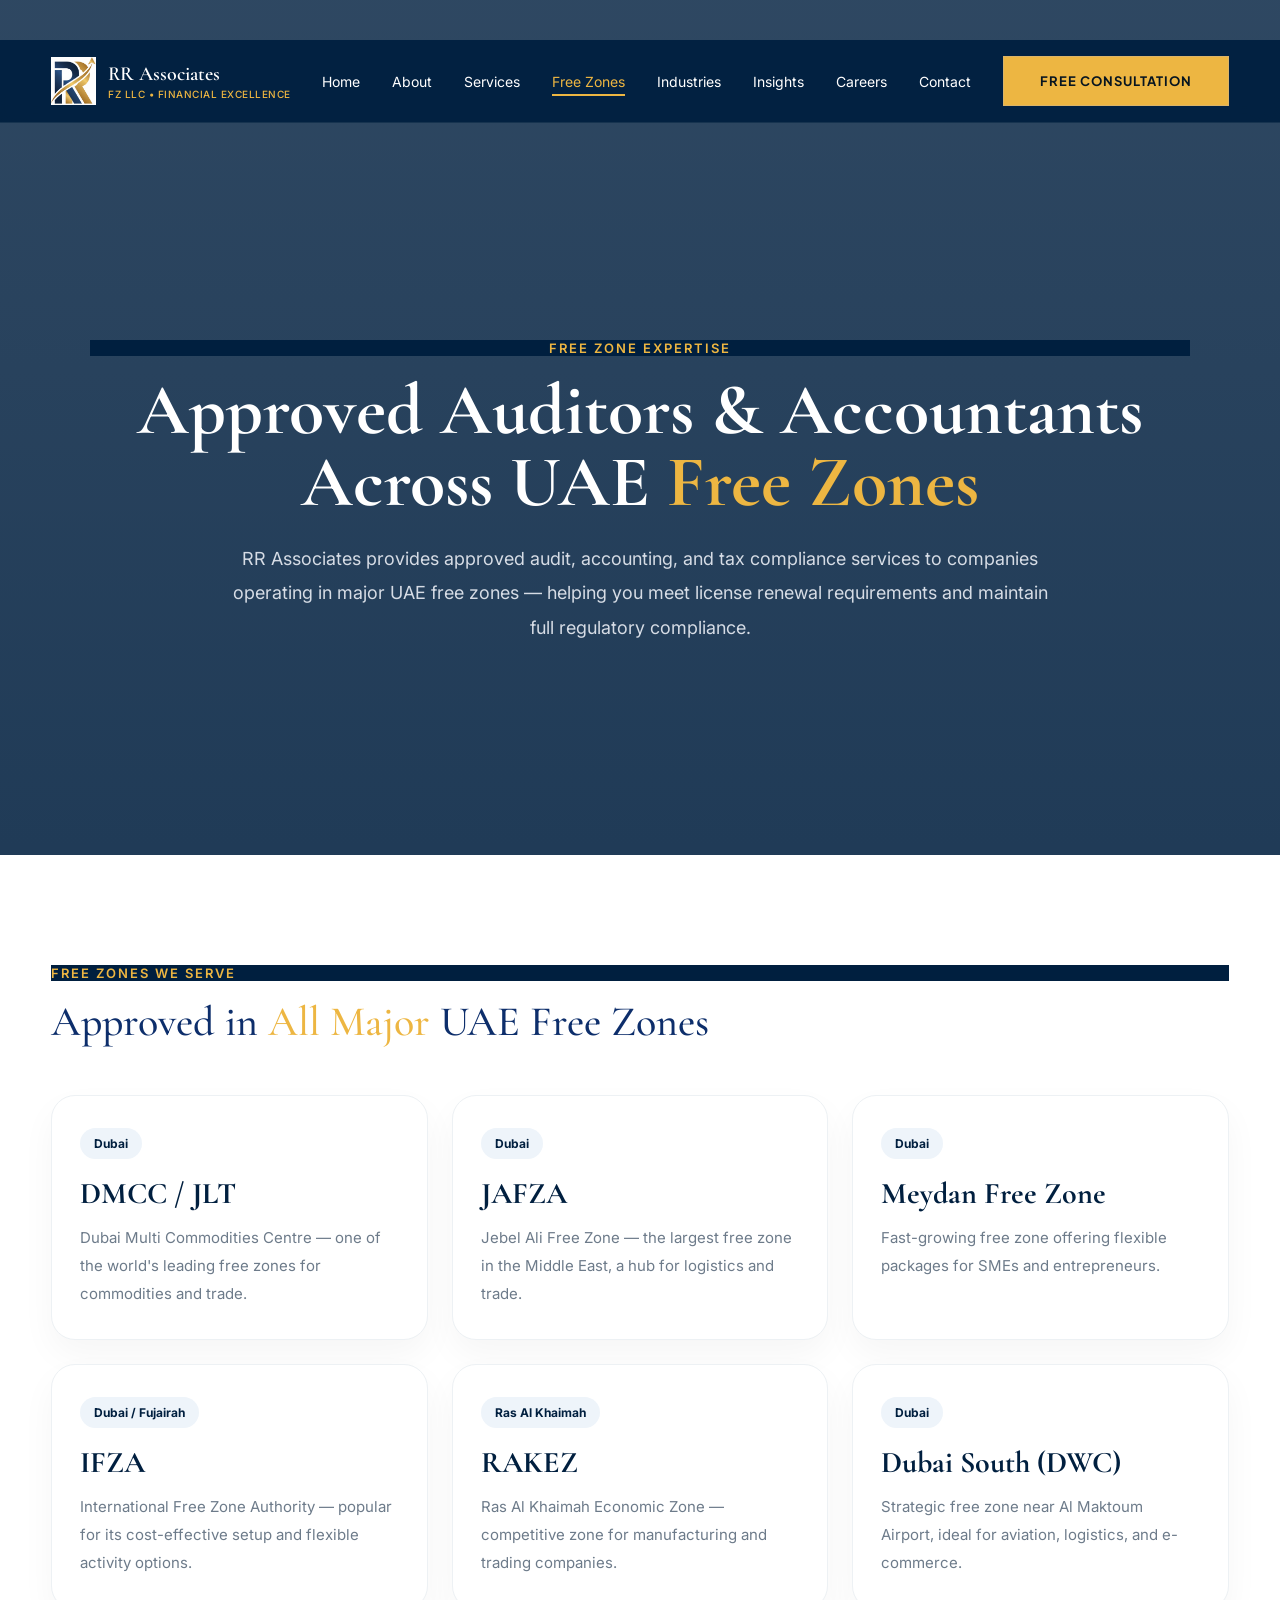
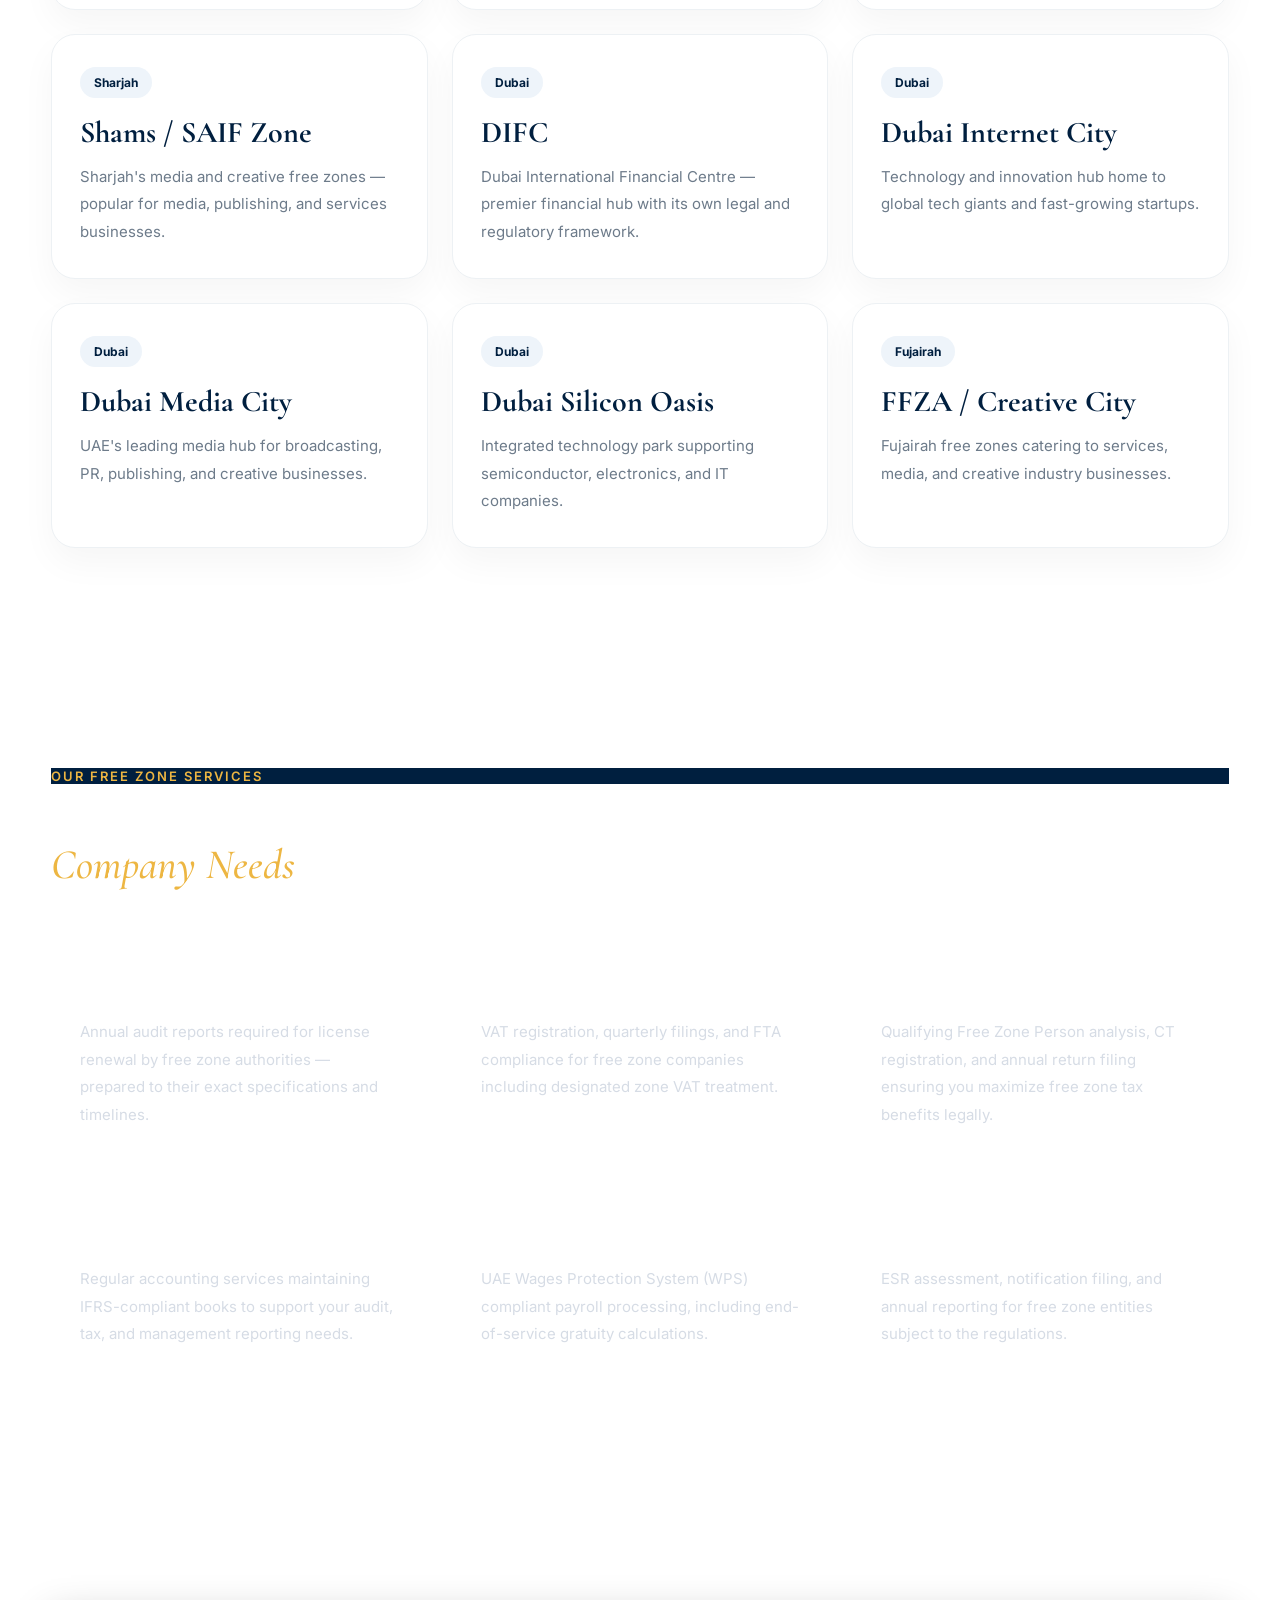
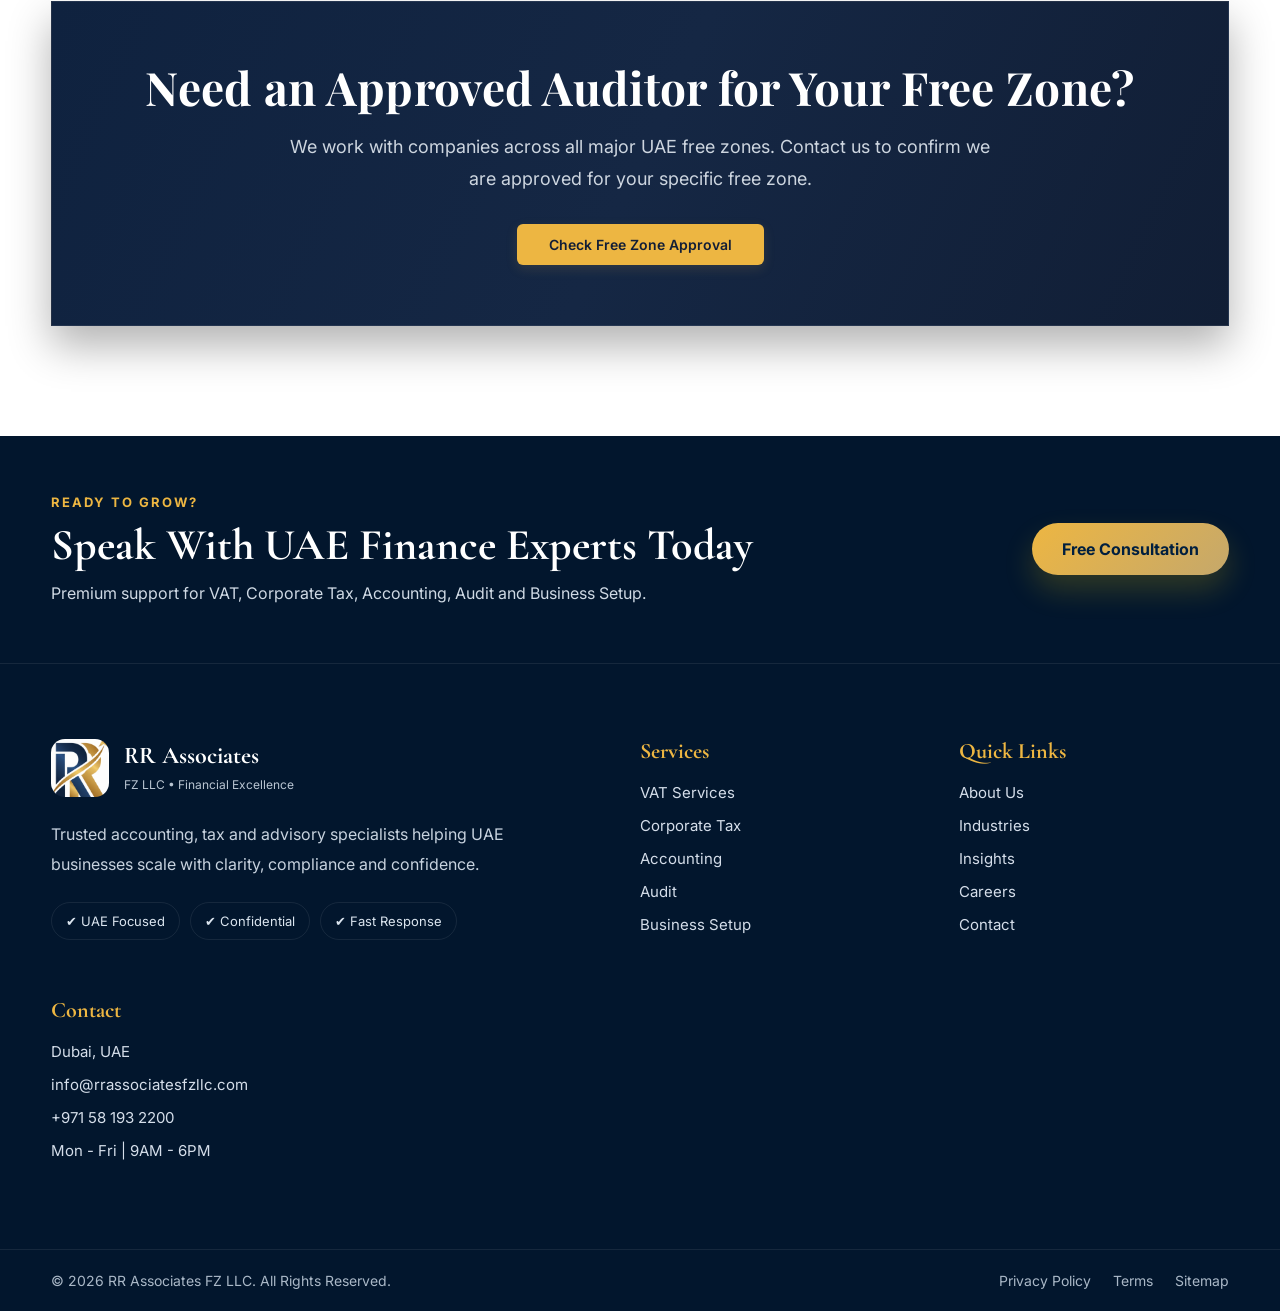
<file: free-zone.html>
<!DOCTYPE html>
<html lang="en">

<head>
    <meta charset="UTF-8">
    <meta name="viewport" content="width=device-width, initial-scale=1.0">
    <title>Free Zone Services | RR Associates</title>
    <link rel="stylesheet" href="style.css">

    <link rel="icon" href="pics/IMG-20260501-WA0025.jpg">

    <link rel="preconnect" href="https://fonts.googleapis.com">
    <link rel="preconnect" href="https://fonts.gstatic.com" crossorigin>

    <link
        href="https://fonts.googleapis.com/css2?family=Inter:wght@300;400;500;600;700&family=Cormorant+Garamond:wght@500;600;700&display=swap"
        rel="stylesheet">
</head>


<body>

    <!-- ================= NAVBAR ================= -->
    <header class="header">
        <div class="container nav-wrap">

            <a href="#" class="logo-wrap">
                <img src="./pics/IMG-20260501-WA0025.jpg" class="logo-img">
                <div class="logo-text">
                    <h3>RR Associates</h3>
                    <p>FZ LLC • Financial Excellence</p>
                </div>
            </a>

            <nav class="nav-links">
                <a href="index.html">Home</a>
                <a href="about.html">About</a>
                <a href="services.html">Services</a>
                <a class="active" href="free-zone.html">Free Zones</a>
                <a href="industries.html">Industries</a>
                <a href="blog.html">Insights</a>
                <a href="careers.html">Careers</a>
                <a href="contact.html">Contact</a>
            </nav>

            <a href="contact.html" class="btn-main">Free Consultation</a>

        </div>
    </header>

    <div class="page" id="page-freezone">
        <div class="fz-hero">
            <div class="fz-hero-inner">
                <div class="section-tag">Free Zone Expertise</div>
                <h1>Approved Auditors &amp; Accountants<br>Across UAE <em>Free Zones</em></h1>
                <p>RR Associates provides approved audit, accounting, and tax compliance services to companies operating
                    in major UAE free zones — helping you meet license renewal requirements and maintain full regulatory
                    compliance.</p>
            </div>
        </div>

        <div class="fz-content">
            <div class="section-tag">Free Zones We Serve</div>
            <h2 class="section-title">Approved in <em>All Major</em> UAE Free Zones</h2>
            <div class="fz-zones">
                <div class="fz-card" id="fz-dmcc">
                    <div class="badge">Dubai</div>
                    <h4>DMCC / JLT</h4>
                    <p>Dubai Multi Commodities Centre — one of the world's leading free zones for commodities and trade.
                    </p>
                </div>
                <div class="fz-card" id="fz-jafza">
                    <div class="badge">Dubai</div>
                    <h4>JAFZA</h4>
                    <p>Jebel Ali Free Zone — the largest free zone in the Middle East, a hub for logistics and trade.
                    </p>
                </div>
                <div class="fz-card" id="fz-meydan">
                    <div class="badge">Dubai</div>
                    <h4>Meydan Free Zone</h4>
                    <p>Fast-growing free zone offering flexible packages for SMEs and entrepreneurs.</p>
                </div>
                <div class="fz-card" id="fz-ifza">
                    <div class="badge">Dubai / Fujairah</div>
                    <h4>IFZA</h4>
                    <p>International Free Zone Authority — popular for its cost-effective setup and flexible activity
                        options.</p>
                </div>
                <div class="fz-card" id="fz-rakez">
                    <div class="badge">Ras Al Khaimah</div>
                    <h4>RAKEZ</h4>
                    <p>Ras Al Khaimah Economic Zone — competitive zone for manufacturing and trading companies.</p>
                </div>
                <div class="fz-card" id="fz-dwc">
                    <div class="badge">Dubai</div>
                    <h4>Dubai South (DWC)</h4>
                    <p>Strategic free zone near Al Maktoum Airport, ideal for aviation, logistics, and e-commerce.</p>
                </div>
                <div class="fz-card" id="fz-shams">
                    <div class="badge">Sharjah</div>
                    <h4>Shams / SAIF Zone</h4>
                    <p>Sharjah's media and creative free zones — popular for media, publishing, and services businesses.
                    </p>
                </div>
                <div class="fz-card" id="fz-difc">
                    <div class="badge">Dubai</div>
                    <h4>DIFC</h4>
                    <p>Dubai International Financial Centre — premier financial hub with its own legal and regulatory
                        framework.</p>
                </div>
                <div class="fz-card" id="fz-dic">
                    <div class="badge">Dubai</div>
                    <h4>Dubai Internet City</h4>
                    <p>Technology and innovation hub home to global tech giants and fast-growing startups.</p>
                </div>
                <div class="fz-card" id="fz-dmc">
                    <div class="badge">Dubai</div>
                    <h4>Dubai Media City</h4>
                    <p>UAE's leading media hub for broadcasting, PR, publishing, and creative businesses.</p>
                </div>
                <div class="fz-card" id="fz-dso">
                    <div class="badge">Dubai</div>
                    <h4>Dubai Silicon Oasis</h4>
                    <p>Integrated technology park supporting semiconductor, electronics, and IT companies.</p>
                </div>
                <div class="fz-card" id="fz-ffza">
                    <div class="badge">Fujairah</div>
                    <h4>FFZA / Creative City</h4>
                    <p>Fujairah free zones catering to services, media, and creative industry businesses.</p>
                </div>
            </div>
        </div>

        <div class="fz-services-strip">
            <div class="fz-services-strip-inner">
                <div class="section-tag" style="color:var(--gold);background-color:var(--navy)">Our Free Zone Services</div>
                <h2 class="section-title" style="color:var(--white)">Everything Your Free Zone<br><em
                        style="color:var(--gold)">Company Needs</em></h2>
                <div class="fz-srv-grid">
                    <div class="fz-srv-item">
                        <h4>Statutory Audit</h4>
                        <p>Annual audit reports required for license renewal by free zone authorities — prepared to
                            their exact specifications and timelines.</p>
                    </div>
                    <div class="fz-srv-item">
                        <h4>VAT Compliance</h4>
                        <p>VAT registration, quarterly filings, and FTA compliance for free zone companies including
                            designated zone VAT treatment.</p>
                    </div>
                    <div class="fz-srv-item">
                        <h4>Corporate Tax (CT)</h4>
                        <p>Qualifying Free Zone Person analysis, CT registration, and annual return filing ensuring you
                            maximize free zone tax benefits legally.</p>
                    </div>
                    <div class="fz-srv-item">
                        <h4>Bookkeeping &amp; Accounting</h4>
                        <p>Regular accounting services maintaining IFRS-compliant books to support your audit, tax, and
                            management reporting needs.</p>
                    </div>
                    <div class="fz-srv-item">
                        <h4>Payroll &amp; WPS</h4>
                        <p>UAE Wages Protection System (WPS) compliant payroll processing, including end-of-service
                            gratuity calculations.</p>
                    </div>
                    <div class="fz-srv-item">
                        <h4>Economic Substance (ESR)</h4>
                        <p>ESR assessment, notification filing, and annual reporting for free zone entities subject to
                            the regulations.</p>
                    </div>
                </div>
            </div>
        </div>

        <div class="cta-banner section-full">
            <h2>Need an Approved Auditor for Your Free Zone?</h2>
            <p>We work with companies across all major UAE free zones. Contact us to confirm we are approved for your
                specific free zone.</p>
            <a href="#" class="btn-dark" onclick="showPage('contact')">Check Free Zone Approval</a>
        </div>
    </div>

    <!-- ================= FOOTER ================= -->
    <footer class="footer-premium">

        <!-- TOP CTA STRIP -->
        <div class="footer-top-strip">
            <div class="container footer-strip-wrap">

                <div>
                    <span class="footer-mini">Ready To Grow?</span>
                    <h2>Speak With UAE Finance Experts Today</h2>
                    <p>
                        Premium support for VAT, Corporate Tax, Accounting,
                        Audit and Business Setup.
                    </p>
                </div>

                <a href="contact.html" class="footer-btn">Free Consultation</a>

            </div>
        </div>

        <!-- MAIN FOOTER -->
        <div class="container footer-main-grid">

            <!-- BRAND -->
            <div class="footer-brand">
                <div class="footer-logo-wrap">
                    <img src="./pics/IMG-20260501-WA0025.jpg" alt="RR Associates">
                    <div>
                        <h3>RR Associates</h3>
                        <span>FZ LLC • Financial Excellence</span>
                    </div>
                </div>

                <p>
                    Trusted accounting, tax and advisory specialists helping
                    UAE businesses scale with clarity, compliance and confidence.
                </p>

                <div class="footer-badges">
                    <span>✔ UAE Focused</span>
                    <span>✔ Confidential</span>
                    <span>✔ Fast Response</span>
                </div>
            </div>

            <!-- SERVICES -->
            <div>
                <h4>Services</h4>
                <a href="#">VAT Services</a>
                <a href="#">Corporate Tax</a>
                <a href="#">Accounting</a>
                <a href="#">Audit</a>
                <a href="#">Business Setup</a>
            </div>

            <!-- QUICK LINKS -->
            <div>
                <h4>Quick Links</h4>
                <a href="about.html">About Us</a>
                <a href="industries.html">Industries</a>
                <a href="blog.html">Insights</a>
                <a href="careers.html">Careers</a>
                <a href="contact.html">Contact</a>
            </div>

            <!-- CONTACT -->
            <div>
                <h4>Contact</h4>
                <a href="#">Dubai, UAE</a>
                <a href="#">info@rrassociatesfzllc.com</a>
                <a href="#">+971 58 193 2200</a>
                <a href="#">Mon - Fri | 9AM - 6PM</a>
            </div>

        </div>

        <!-- BOTTOM -->
        <div class="footer-bottom">
            <div class="container footer-bottom-wrap">

                <p>© 2026 RR Associates FZ LLC. All Rights Reserved.</p>

                <div class="footer-bottom-links">
                    <a href="#">Privacy Policy</a>
                    <a href="#">Terms</a>
                    <a href="#">Sitemap</a>
                </div>

            </div>
        </div>

    </footer>
</body>

</html>
</file>
<file: style.css>
/* ==================================================
   RR ASSOCIATES MASTER CSS
   Premium • Optimized • Responsive • Unified
================================================== */

/* ================= ROOT ================= */

@import url("https://fonts.googleapis.com/css2?family=Playfair+Display:ital,wght@0,600;0,700;1,500;1,600&family=Plus+Jakarta+Sans:wght@400;500;600&display=swap");

:root {
  --navy: #001f3f;
  --navy2: #08294b;
  --navy3: #02162d;
  --gold: #edb642;
  --gold2: #c5a86b;
  --white: #ffffff;
  --soft: #f8f9fc;
  --text: #5d6c7d;
  --line: #edf1f4;

  --shadow: 0 15px 35px rgba(0, 0, 0, 0.05);
  --shadow-lg: 0 25px 45px rgba(0, 0, 0, 0.1);

  --radius: 24px;
  --radius-sm: 14px;
  --transition: 0.35s ease;
}

/* ================= RESET ================= */
* {
  margin: 0;
  padding: 0;
  box-sizing: border-box;
}

html {
  scroll-behavior: smooth;
}

body {
  font-family: "Inter", sans-serif;
  color: var(--navy);
  background: #fff;
  overflow-x: hidden;
}

.top-banner {
  background-color: #111111;
  color: #888888;
  font-size: 13px;
  display: flex;
  justify-content: space-between;
  align-items: center;
  padding: 12px 40px;
  box-sizing: border-box;
  width: 100%;
  position: fixed;
  top: 0;
  left: 0;
  z-index: 2002; /* Stacked clearly above header wrapper frames */
}

.banner-left,
.banner-right {
  display: flex;
  align-items: center;
  gap: 10px;
}

.separator {
  color: #666666;
  margin: 0 4px;
}

.vertical-pipe {
  color: #444444;
  margin: 0 15px;
  font-weight: 300;
}

.top-banner a {
  text-decoration: none;
  transition: opacity 0.2s ease;
}

.top-banner a:hover {
  opacity: 0.8;
}

.email,
.phone,
.partner-name {
  color: var(--gold);
  font-weight: 600;
}

.country-code {
  font-weight: bold;
  margin-right: 4px;
  font-size: 9px;
}

.partner-text {
  color: var(--gold);
}

/* Responsive design for smaller screens */
/* @media (max-width: 768px) {
  .top-banner {
    flex-direction: column;
    align-items: center;
    justify-content: center;
    gap: 6px;
    padding: 10px 15px;
    text-align: center;
    font-size: 11px;
  }

  .banner-left,
  .banner-right {
    flex-wrap: wrap;
    justify-content: center;
    gap: 6px;
  }

  .vertical-pipe,
  .separator {
    display: none;
  }

  .email,
  .phone,
  .partner-text {
    word-break: break-word;
  } */

/* .header {
    top: 78px;
  } */

/* .hero {
    padding-top: 180px;
  }
} */

img {
  max-width: 100%;
  display: block;
}

a {
  text-decoration: none;
  transition: var(--transition);
}

ul {
  list-style: none;
}

h1,
h2,
h3,
h4 {
  font-family: "Cormorant Garamond", serif;
  font-weight: 700;
  line-height: 1.1;
}

/* ================= UTILITIES ================= */
.container {
  width: 92%;
  max-width: 1320px;
  margin: auto;
}

.section {
  padding: 110px 0;
  position: relative;
}

.light {
  background: #fff;
}

.dark {
  background: linear-gradient(rgba(0, 31, 63, 0.94), rgba(0, 31, 63, 0.94)),
    url("https://images.unsplash.com/photo-1497366754035-f200968a6e72?auto=format&fit=crop&w=1800&q=80");
  background-size: cover;
  background-position: center;
  background-attachment: fixed;
}

.white {
  color: #fff;
}

.title {
  font-size: 58px;
  margin-bottom: 22px;
}

.section-sub,
.text-muted {
  color: var(--text);
  line-height: 1.9;
  max-width: 760px;
}

.section-sub {
  text-align: left;
}

.white-text,
.white-sub {
  color: #d6dfea;
  line-height: 1.9;
}

.white-sub {
  max-width: 760px;
  margin-bottom: 40px;
}

.mini-tag {
  display: inline-block;
  font-size: 13px;
  font-weight: 700;
  letter-spacing: 3px;
  text-transform: uppercase;
  margin-bottom: 18px;
}

.gold,
.mini-tag.gold {
  color: var(--gold);
}

/* ================= HEADER ================= */
/* .header {
  position: fixed;
  top: 0;
  left: 0;
  width: 100%;
  z-index: 1000;
  background: rgba(0, 31, 63, 0.88);
  backdrop-filter: blur(14px);
  border-bottom: 1px solid rgba(255, 255, 255, 0.08);
} */

.nav-wrap {
  height: 82px;
  display: flex;
  align-items: center;
  justify-content: space-between;
  gap: 20px;
}

.logo-wrap {
  display: flex;
  align-items: center;
  gap: 14px;
}

.logo-img {
  width: 38px;
  height: 38px;
  object-fit: cover;
}

.logo-text h3 {
  font-size: 18px;
  color: #fff;
}

.logo-text p {
  font-size: 11px;
  color: var(--gold);
  margin-top: 4px;
  text-transform: uppercase;
  font-weight: bold;
}

.nav-links {
  display: flex;
  align-items: center;
  gap: 22px;
}

.nav-links a {
  color: #fff;
  font-size: 14px;
  position: relative;
}

.nav-links a:hover,
.nav-links a.active {
  color: var(--gold);
}

.nav-links a::after {
  content: "";
  position: absolute;
  left: 0;
  bottom: -6px;
  width: 0;
  height: 2px;
  background: var(--gold);
  transition: var(--transition);
}

.nav-links a:hover::after,
.nav-links a.active::after {
  width: 100%;
}

.nav-links a:hover,
.nav-links a.active {
  color: var(--gold);
}

.glow-button {
  display: inline-flex;
  align-items: center;
  gap: 8px;
  color: var(--gold);
  border: 1px solid var(--gold);
  background: transparent;
  font-family: "Segoe UI", Tahoma, Geneva, Verdana, sans-serif;
  font-size: 14px;
  font-weight: 600;
  text-decoration: none;
  letter-spacing: 0.3px;

  padding: 10px 24px;

  transition: all 0.3s ease;
}

.gold-button:hover {
  background-color: rgba(197, 168, 107, 0.1);
  cursor: pointer;
}

.arrow-icon {
  font-size: 13px;
  line-height: 1;
  display: inline-block;
  transform: translateY(-1px);
}

/* ================= BUTTONS ================= */
.btn-main,
.btn-outline {
  display: inline-block;
  padding: 15px 28px;
  /* border-radius: 40px; */
  font-weight: 700;
}

.btn-main {
  /* background: linear-gradient(135deg, var(--gold), #fff0a2); */
  background: var(--gold);
  color: var(--navy);
  /* box-shadow: 0 15px 30px rgba(255, 215, 0, 0.22); */
}

.btn-outline {
  border: 1px solid rgba(255, 255, 255, 0.45);
  color: #fff;
}

.btn-main:hover,
.btn-outline:hover {
  transform: translateY(-4px);
}
@media (max-width: 480px) {
  .top-banner {
    padding: 8px 10px;
    font-size: 10px;
    line-height: 1.5;
  }

  .banner-left,
  .banner-right {
    width: 100%;
    justify-content: center;
    text-align: center;
    gap: 4px;
  }

  .header {
    top: 74px;
  }

  .nav-wrap {
    height: auto;
    padding: 12px 0;
    flex-direction: column;
    gap: 12px;
  }

  .logo-wrap {
    justify-content: center;
  }

  .logo-text h3 {
    font-size: 16px;
  }

  .logo-text p {
    font-size: 9px;
  }

  .nav-links {
    flex-wrap: wrap;
    justify-content: center;
    gap: 12px;
  }

  .nav-links a {
    font-size: 12px;
  }

  .glow-button {
    width: 100%;
    justify-content: center;
    padding: 10px;
    font-size: 12px;
  }

  .hero {
    padding-top: 240px;
  }

  .hero h1 {
    font-size: 48px;
    line-height: 1.15;
  }
}
/* ================= HERO ================= */
.hero {
  position: relative;
  min-height: 85vh; /* Gives plenty of height like the reference image */
  width: 100%;
  /* Replace with your image file path */
  background: linear-gradient(rgba(0, 31, 63, 0.78), rgba(0, 31, 63, 0.84)),
    url("./pics/bg.jpeg");
  background-size: cover;
  background-position: center;
  background-attachment: fixed;
  display: flex;
  align-items: center;
  justify-content: center;
  padding: 80px 20px;
  box-sizing: border-box;
}

/* .hero::before {
  content: "";
  position: absolute;
  top: 0;
  left: 0;
  width: 100%;
  height: 100%;
  background: linear-gradient(
    to bottom,
    rgba(7, 21, 32, 0.85),
    rgba(4, 14, 22, 0.9)
  );
  z-index: 1;
} */

.hero-content {
  position: relative;
  z-index: 2;
  text-align: center;
  max-width: 900px;
  margin: 0 auto;
}

.mini-tag {
  display: inline-flex;
  align-items: center;
  gap: 8px;
  border: 1px solid rgba(197, 168, 107, 0.4);
  background-color: rgba(7, 21, 32, 0.6);
  color: var(--gold);
  font-family: "Plus Jakarta Sans", sans-serif;
  font-size: 11px;
  font-weight: 600;
  text-transform: uppercase;
  letter-spacing: 1.5px;
  padding: 8px 20px;
  border-radius: 50px;
  margin-bottom: 30px;
}

.mini-tag .dot {
  color: var(--gold);
  font-size: 14px;
}

/* 2. Main Large Headline */
.hero h1 {
  font-family: "Playfair Display", Georgia, serif;
  color: #ffffff;
  font-size: clamp(36px, 5vw, 68px);
  font-weight: 700;
  line-height: 1.15;
  margin: 0 0 40px 0;
  letter-spacing: -0.5px;
}
.in {
  /* font-family: Georgia, "Times New Roman", Times, serif; */
  color: #ffffff;
}
/* The gold italic text styling */
.italic-gold {
  font-family: "Playfair Display", Georgia, serif;
  font-style: italic;
  font-weight: 500;
  color: var(--gold); /* Premium gold tone */
}

/* 3. Button Container Layout */
.hero-btns {
  display: flex;
  justify-content: center;
  align-items: center;
  gap: 16px;
}

/* Solid Gold Call-To-Action Button */
.btn-main {
  font-family: "Plus Jakarta Sans", sans-serif;
  background-color: var(--gold);
  color: #071520;
  text-decoration: none;
  font-size: 13px;
  font-weight: 700;
  letter-spacing: 1px;
  text-transform: uppercase;
  padding: 16px 36px;
  border: 1px solid #dcb467;
  transition: all 0.3s ease;
}

.btn-main:hover {
  background-color: var(--gold);
  border-color: var(--gold);
}

/* Transparent Outline Button */
.btn-outline {
  font-family: "Plus Jakarta Sans", sans-serif;
  background-color: transparent;
  color: #ffffff;
  text-decoration: none;
  font-size: 14px;
  font-weight: 500;
  padding: 16px 36px;
  border: 1px solid rgba(255, 255, 255, 0.3);
  transition: all 0.3s ease;
}

.btn-outline:hover {
  border-color: #ffffff;
  background-color: rgba(255, 255, 255, 0.05);
}

/* Small screen optimization */
@media (max-width: 600px) {
  .hero-btns {
    flex-direction: column;
    width: 100%;
    max-width: 280px;
    margin: 0 auto;
  }
  .btn-main,
  .btn-outline {
    width: 100%;
    text-align: center;
    padding: 14px 20px;
  }
}

/* ================= GRID ================= */
.grid {
  display: grid;
  gap: 24px;
  margin-top: 55px;
}

.grid.two {
  grid-template-columns: repeat(2, 1fr);
}

.grid.three {
  grid-template-columns: repeat(3, 1fr);
}

.grid.four {
  grid-template-columns: repeat(4, 1fr);
}

/* ================= CARDS ================= */
.card,
.service-card,
.insight-card,
.stat-box {
  background: #fff;
  border: 1px solid var(--line);
  border-radius: var(--radius);
  padding: 32px;
  box-shadow: var(--shadow);
  transition: var(--transition);
}

.card:hover,
.service-card:hover,
.insight-card:hover,
.stat-box:hover {
  transform: translateY(-10px);
  box-shadow: var(--shadow-lg);
}

.card span {
  width: 54px;
  height: 54px;
  border-radius: 14px;
  background: var(--navy);
  color: var(--gold);
  display: flex;
  align-items: center;
  justify-content: center;
  font-weight: 700;
  margin-bottom: 18px;
}

.card h3,
.service-card h3,
.insight-card h3,
.stat-box h3 {
  font-size: 30px;
  margin-bottom: 10px;
}

.card p,
.insight-card p,
.stat-box p {
  color: var(--text);
  line-height: 1.8;
}

/* ================= ABOUT ================= */
.about-grid {
  display: grid;
  grid-template-columns: 1fr;
  gap: 40px;
  align-items: center;
}

.stats-wrap {
  display: grid;
  grid-template-columns: repeat(3, 1fr);
  gap: 24px;
  width: 100%;
}

/* ================= CTA ================= */
.cta {
  padding: 90px 0;
  background: linear-gradient(135deg, var(--gold), #fff0a2);
}

.cta-inner {
  display: flex;
  align-items: center;
  justify-content: space-between;
  gap: 30px;
}

.cta h2 {
  font-size: 52px;
}

/* ================= FOOTER ================= */
.footer {
  background: var(--navy3);
  color: #fff;
  padding: 80px 0 0;
}

.footer-grid {
  display: grid;
  grid-template-columns: 2fr 1fr 1fr;
  gap: 40px;
}

.footer h3,
.footer h4 {
  margin-bottom: 16px;
}

.footer p,
.footer a {
  color: #d4dce6;
  line-height: 1.9;
  display: block;
  margin-bottom: 8px;
}

.footer a:hover {
  color: var(--gold);
}

.copy {
  margin-top: 45px;
  text-align: center;
  padding: 20px;
  border-top: 1px solid rgba(255, 255, 255, 0.08);
  color: #c8d2de;
  font-size: 14px;
}

/* ================= RESPONSIVE ================= */
@media (max-width: 1200px) {
  .hero-grid,
  .about-grid {
    grid-template-columns: 1fr;
  }

  .grid.four {
    grid-template-columns: repeat(2, 1fr);
  }
}

@media (max-width: 768px) {
  .nav-links {
    display: none;
  }

  .title {
    font-size: 40px;
  }

  .hero h1 {
    font-size: 54px;
  }

  .grid.two,
  .grid.three,
  .grid.four,
  .footer-grid,
  .cta-inner {
    grid-template-columns: 1fr;
    display: grid;
  }

  .section {
    padding: 80px 0;
  }

  .cta h2 {
    font-size: 36px;
  }
}

@media (max-width: 480px) {
  .hero h1 {
    font-size: 40px;
  }

  .title {
    font-size: 32px;
  }

  .btn-main,
  .btn-outline {
    width: 100%;
    text-align: center;
  }

  .hero-btns {
    flex-direction: column;
  }
}

/* ================= ABOUT (HOME) ================= */
.about-grid {
  display: grid;
  grid-template-columns: 1.1fr 0.9fr;
  gap: 55px;
  align-items: center;
}

.stats-wrap {
  display: grid;
  gap: 22px;
}

.stat-box {
  background: rgba(255, 255, 255, 0.06);
  border: 1px solid rgba(255, 255, 255, 0.1);
  border-radius: 24px;
  padding: 28px;
  color: #fff;
  text-align: center; /* Centers numbers and titles inside the cards */
  padding: 40px 24px;
}

.stat-box h3 {
  font-size: 38px;
  color: var(--gold);
  margin-bottom: 8px;
}

/* ================= INSIGHTS ================= */
.section-sub {
  max-width: 700px;
  color: var(--text);
  line-height: 1.8;
  margin-bottom: 50px;
}

.insight-meta {
  display: flex;
  justify-content: space-between;
  margin-bottom: 18px;
  font-size: 13px;
}

.insight-meta span {
  font-weight: 700;
}

.read-link {
  color: var(--navy);
  font-weight: 700;
}

/* ================= CTA ================= */
.cta {
  padding: 100px 0;
}

.cta-inner {
  background: linear-gradient(135deg, #001f3f, #0b2c53);
  color: #fff;
  border-radius: 30px;
  padding: 70px;
  display: flex;
  justify-content: space-between;
  align-items: center;
  gap: 30px;
}

.cta-inner h2 {
  font-size: 56px;
}

/* ================= FOOTER ================= */

.footer-premium {
  background: #02162d;
  color: #fff;
  margin-top: 100px;
  position: relative;
}

/* TOP STRIP */
.footer-top-strip {
  border-bottom: 1px solid rgba(255, 255, 255, 0.08);
  padding: 55px 0;
  background: #02162d;
}

.footer-strip-wrap {
  display: flex;
  justify-content: space-between;
  align-items: center;
  gap: 40px;
  flex-wrap: wrap;
}

.footer-mini {
  color: var(--gold);
  font-size: 13px;
  letter-spacing: 2px;
  text-transform: uppercase;
  font-weight: 700;
}

.footer-top-strip h2 {
  font-size: 44px;
  margin: 10px 0 10px;
  color: #fff;
}

.footer-top-strip p {
  color: #cfd9e4;
  max-width: 650px;
  line-height: 1.8;
}

.footer-btn {
  background: linear-gradient(135deg, var(--gold), var(--gold2));
  color: #001f3f;
  padding: 16px 30px;
  border-radius: 50px;
  font-weight: 700;
  box-shadow: 0 15px 30px rgba(255, 215, 0, 0.18);
}

.footer-btn:hover {
  transform: translateY(-4px);
}

/* MAIN */
.footer-main-grid {
  display: grid;
  grid-template-columns: 2fr 1fr 1fr;
  gap: 50px;
  padding: 75px 0;
}

.footer-main-grid h4 {
  color: var(--gold);
  margin-bottom: 20px;
  font-size: 22px;
}

.footer-main-grid a {
  display: block;
  color: #d5deea;
  margin-bottom: 14px;
  font-size: 15px;
}

.footer-main-grid a:hover {
  color: var(--gold);
  transform: translateX(4px);
}

.footer-brand p {
  color: #c7d2de;
  line-height: 1.9;
  margin: 22px 0;
}

.footer-logo-wrap {
  display: flex;
  align-items: center;
  gap: 15px;
}

.footer-logo-wrap img {
  width: 58px;
  height: 58px;
  border-radius: 14px;
  object-fit: cover;
}

.footer-logo-wrap h3 {
  color: #fff;
  font-size: 24px;
  margin-bottom: 4px;
}

.footer-logo-wrap span {
  font-size: 12px;
  color: #b9c5d2;
}

.footer-badges {
  display: flex;
  flex-wrap: wrap;
  gap: 10px;
}

.footer-badges span {
  border: 1px solid rgba(255, 255, 255, 0.08);
  padding: 10px 14px;
  border-radius: 40px;
  font-size: 13px;
  color: #dbe5ef;
}

/* BOTTOM */
.footer-bottom {
  border-top: 1px solid rgba(255, 255, 255, 0.08);
  padding: 22px 0;
}

.footer-bottom-wrap {
  display: flex;
  justify-content: space-between;
  align-items: center;
  gap: 20px;
  flex-wrap: wrap;
}

.footer-bottom p {
  color: #aab8c7;
  font-size: 14px;
}

.footer-bottom-links {
  display: flex;
  gap: 22px;
  flex-wrap: wrap;
}

.footer-bottom-links a {
  color: #aab8c7;
  font-size: 14px;
}

.footer-bottom-links a:hover {
  color: var(--gold);
}

/* MOBILE */
@media (max-width: 1100px) {
  .footer-main-grid {
    grid-template-columns: 1fr 1fr;
  }
}

@media (max-width: 700px) {
  .footer-main-grid {
    grid-template-columns: 1fr;
    gap: 35px;
  }

  .footer-top-strip h2 {
    font-size: 34px;
  }

  .footer-strip-wrap {
    align-items: flex-start;
  }

  .footer-bottom-wrap {
    flex-direction: column;
    align-items: flex-start;
  }
}

/* ==================================================
   ABOUT PAGE ONLY
================================================== */

.about-premium .about-hero {
  min-height: 100vh;
  display: flex;
  align-items: center;
  background: linear-gradient(rgba(0, 31, 63, 0.82), rgba(0, 31, 63, 0.88)),
    url("https://images.unsplash.com/photo-1497366811353-6870744d04b2?auto=format&fit=crop&w=1600&q=80");
  background-size: cover;
  background-position: center;
  background-attachment: fixed;
}

.about-premium .about-hero-grid {
  display: grid;
  grid-template-columns: 1.1fr 0.9fr;
  gap: 60px;
  align-items: center;
}

.about-premium .about-left h1 {
  font-size: 74px;
  color: #fff;
  line-height: 1;
  margin: 18px 0 24px;
}

.about-premium .about-left p {
  color: #fff;
  line-height: 1;
  margin: 18px 0 24px;
}

.about-premium .about-left h1 em {
  color: var(--gold);
}

.about-premium .split-grid {
  display: grid;
  grid-template-columns: 1fr 1fr;
  gap: 60px;
}

.about-premium .value-list {
  display: grid;
  gap: 18px;
}

.about-premium .value-box {
  background: #fff;
  border: 1px solid var(--line);
  border-radius: 22px;
  padding: 24px;
  display: flex;
  gap: 18px;
  box-shadow: var(--shadow);
}

.about-premium .team-card {
  background: rgba(255, 255, 255, 0.06);
  border: 1px solid rgba(255, 255, 255, 0.08);
  color: #fff;
  border-radius: 24px;
  padding: 34px;
}

.about-premium .avatar {
  width: 70px;
  height: 70px;
  border-radius: 50%;
  background: var(--gold);
  color: var(--navy);
  display: flex;
  align-items: center;
  justify-content: center;
  font-weight: 800;
  margin-bottom: 18px;
}

.about-premium .about-cta {
  padding: 100px 0;
  background: #fff;
}

/* ================= ABOUT FAQ CTA SECTION ================= */

.about-faq {
  padding: 100px 20px;
  background: linear-gradient(180deg, #ffffff, #f8f9fc);
}

.about-faq .mini-cta-box {
  max-width: 850px;
  margin: 0 auto;
  text-align: center;
  background: #ffffff;
  padding: 60px 50px;
  border-radius: 28px;
  border: 1px solid #edf1f4;
  box-shadow: 0 20px 45px rgba(0, 0, 0, 0.05);
  position: relative;
  overflow: hidden;
}

.about-faq .mini-cta-box::before {
  content: "";
  position: absolute;
  top: 0;
  left: 0;
  width: 100%;
  height: 5px;
  background: linear-gradient(90deg, var(--gold), #ffe58a);
}

.about-faq .mini-cta-box h3 {
  font-size: 48px;
  line-height: 1.1;
  color: var(--navy);
  margin-bottom: 18px;
  font-family: "Cormorant Garamond", serif;
}

.about-faq .mini-cta-box p {
  max-width: 620px;
  margin: 0 auto 30px;
  color: #6d7b8a;
  font-size: 17px;
  line-height: 1.9;
}

.about-faq .mini-cta-box .btn-main {
  display: inline-block;
  padding: 16px 34px;
  border-radius: 40px;
  text-decoration: none;
  font-weight: 700;
  transition: 0.3s ease;
}

.about-faq .mini-cta-box .btn-main:hover {
  transform: translateY(-4px);
  box-shadow: 0 14px 30px rgba(0, 0, 0, 0.08);
}

/* ================= MOBILE ================= */

@media (max-width: 768px) {
  .about-faq {
    padding: 75px 18px;
  }

  .about-faq .mini-cta-box {
    padding: 42px 24px;
    border-radius: 22px;
  }

  .about-faq .mini-cta-box h3 {
    font-size: 34px;
  }

  .about-faq .mini-cta-box p {
    font-size: 15px;
    line-height: 1.8;
  }

  .about-faq .mini-cta-box .btn-main {
    width: 100%;
    text-align: center;
  }
}

/* ================= RESPONSIVE ================= */
@media (max-width: 1150px) {
  .nav-links {
    display: none;
  }

  .hero-grid,
  .about-grid,
  .about-premium .about-hero-grid,
  .about-premium .split-grid {
    grid-template-columns: 1fr;
  }

  .grid.four {
    grid-template-columns: repeat(2, 1fr);
  }

  .grid.three {
    grid-template-columns: repeat(2, 1fr);
  }

  .cta-inner {
    flex-direction: column;
    text-align: center;
  }
}

@media (max-width: 768px) {
  .title,
  .hero h1,
  .about-premium .about-left h1,
  .cta-inner h2 {
    font-size: 42px;
  }

  .grid.four,
  .grid.three,
  .footer-grid {
    grid-template-columns: 1fr;
  }

  .section {
    padding: 80px 0;
  }

  .hero,
  .dark,
  .about-premium .about-hero {
    background-attachment: scroll;
  }

  .logo-text {
    display: none;
  }

  .cta-inner {
    padding: 40px 24px;
  }
}

/* PAGE WRAP */
#page-services {
  background: #fff;
}

/* ================= HERO ================= */

.services-page-hero {
  min-height: 92vh;
  padding-top: 130px;
  display: flex;
  align-items: center;
  justify-content: center;
  text-align: center;
  background: linear-gradient(rgba(0, 31, 63, 0.82), rgba(0, 31, 63, 0.88)),
    url("https://images.unsplash.com/photo-1454165804606-c3d57bc86b40?auto=format&fit=crop&w=1800&q=80");
  background-size: cover;
  background-position: center;
  background-attachment: fixed;
}

.services-page-hero-inner {
  width: 92%;
  max-width: 1000px;
  margin: auto;
}

.services-page-hero .section-tag {
  color: var(--navy);
  background-color: var(--gold);
  letter-spacing: 3px;
  font-size: 13px;
  font-weight: 700;
  text-transform: uppercase;
  margin-bottom: 18px;
}

.services-page-hero h1 {
  font-size: 72px;
  line-height: 1;
  color: #fff;
  margin-bottom: 24px;
}

.services-page-hero h1 em {
  font-style: normal;
  color: var(--gold);
}

.services-page-hero p {
  color: #d7dfe8;
  font-size: 18px;
  line-height: 1.9;
  max-width: 760px;
  margin: auto;
}

/* ================= ALL SERVICES ================= */

.all-services {
  padding: 110px 0;
  width: 92%;
  max-width: 1320px;
  margin: auto;
}

/* CATEGORY BLOCK */

.service-category {
  margin-bottom: 90px;
}

.cat-header {
  display: flex;
  align-items: center;
  gap: 18px;
  margin-bottom: 35px;
  padding-bottom: 18px;
  border-bottom: 1px solid #edf1f4;
}

.cat-icon {
  width: 64px;
  height: 64px;
  border-radius: 18px;
  display: flex;
  align-items: center;
  justify-content: center;
  font-size: 28px;
  background: linear-gradient(135deg, var(--navy), #0d3968);
  color: var(--gold);
  box-shadow: 0 15px 30px rgba(0, 31, 63, 0.12);
}

.cat-header h2 {
  font-size: 48px;
  color: var(--navy);
  line-height: 1;
}

/* SERVICE GRID */

.services-cards {
  display: grid;
  grid-template-columns: repeat(3, 1fr);
  gap: 24px;
}

/* CARD */

.srv-card {
  background: #fff;
  border: 1px solid #edf1f4;
  border-radius: 24px;
  padding: 34px 28px;
  transition: 0.35s ease;
  box-shadow: 0 15px 35px rgba(0, 0, 0, 0.04);
  position: relative;
  overflow: hidden;
}

.srv-card::before {
  content: "";
  position: absolute;
  left: 0;
  top: 0;
  width: 100%;
  height: 4px;
  background: linear-gradient(90deg, var(--gold), #fff2a2);
  transform: scaleX(0);
  transform-origin: left;
  transition: 0.35s;
}

.srv-card:hover::before {
  transform: scaleX(1);
}

.srv-card:hover {
  transform: translateY(-10px);
  box-shadow: 0 28px 50px rgba(0, 0, 0, 0.08);
}

.srv-card h4 {
  font-size: 30px;
  color: var(--navy);
  margin-bottom: 14px;
  line-height: 1.1;
}

.srv-card p {
  color: #6d7b8a;
  line-height: 1.9;
  font-size: 15px;
}

/* ================= CTA ================= */

/* Base Section Wrapper to provide the dark canvas */
.services-matrix-section {
  background-color: var(--navy);
}

/* CTA Banner Main Box */
.cta-banner.section-full {
  margin: 60px auto 100px;
  width: 92%;
  max-width: 1200px;
  padding: 60px 40px;

  text-align: center;

  /* Subtle dark gradient matching the reference */
  background: linear-gradient(115deg, #0f223f 0%, #152744 50%, #111e35 100%);

  /* Semi-transparent border outline */
  border: 1px solid rgba(255, 255, 255, 0.08);
  box-shadow: 0 20px 40px rgba(0, 0, 0, 0.3);
  box-sizing: border-box;
}

/* Heading Styling */
.cta-banner h2 {
  font-family: "Playfair Display", serif; /* Elegant serif typeface matching image */
  font-size: 32px; /* Scaled down from 58px to match screenshot scale */
  font-weight: 500;
  color: #ffffff;
  margin: 0 0 16px 0;
  letter-spacing: 0.3px;
}

/* Subtext Paragraph Styling */
.cta-banner p {
  max-width: 680px;
  margin: 0 auto 30px;
  color: #798da3; /* Slightly muted tone to give depth to heading */
  font-size: 15px;
  line-height: 1.6;
}

/* Button Component */
.cta-banner .btn-dark {
  background-color: var(--gold); /* Specific warm golden-mustard shade */
  color: #121e36; /* Dark navy text */
  text-decoration: none;
  font-size: 14px;
  font-weight: 600;
  padding: 12px 32px;
  border-radius: 6px; /* Structured square-rounded corners */
  display: inline-block;
  transition: all 0.3s ease;
  box-shadow: 0 4px 12px rgba(204, 164, 76, 0.15);
}

/* Button Hover State */
.cta-banner .btn-dark:hover {
  background-color: #dbae53;
  transform: translateY(-2px);
  box-shadow: 0 6px 16px rgba(204, 164, 76, 0.25);
}

/* --- Media Queries for Perfect Responsiveness --- */

/* Tablet Viewports */
@media (max-width: 768px) {
  .cta-banner.section-full {
    padding: 50px 30px;
    width: 95%;
    margin-bottom: 60px;
  }

  .cta-banner h2 {
    font-size: 26px;
  }

  .cta-banner p {
    font-size: 14px;
    padding: 0 10px;
  }
}

/* Mobile Viewports */
@media (max-width: 480px) {
  .cta-banner.section-full {
    padding: 40px 20px;
    border-radius: 8px;
  }

  .cta-banner h2 {
    font-size: 22px;
  }

  .cta-banner p {
    font-size: 13px;
    margin-bottom: 24px;
  }

  .cta-banner .btn-dark {
    width: 100%; /* Makes button fluid/full-width on pocket screens */
    box-sizing: border-box;
    padding: 14px 20px;
  }
}

/* ================= AML CTA BOX ================= */

.mini-cta-box {
  max-width: 900px;
  margin: 70px auto 0;
  padding: 60px 50px;
  text-align: center;
  background: linear-gradient(135deg, #ffffff, #f8f9fc);
  border: 1px solid #edf1f4;
  border-radius: 30px;
  box-shadow: 0 22px 45px rgba(0, 0, 0, 0.05);
  position: relative;
  overflow: hidden;
}

.mini-cta-box::before {
  content: "";
  position: absolute;
  top: 0;
  left: 0;
  width: 100%;
  height: 5px;
  background: linear-gradient(90deg, var(--gold), #ffe58a);
}

.mini-cta-box::after {
  content: "🛡️";
  position: absolute;
  top: 22px;
  right: 28px;
  font-size: 34px;
  opacity: 0.08;
}

.mini-cta-box h3 {
  font-size: 48px;
  line-height: 1.1;
  color: var(--navy);
  margin-bottom: 18px;
  font-family: "Cormorant Garamond", serif;
}

.mini-cta-box p {
  max-width: 700px;
  margin: 0 auto 32px;
  color: #6d7b8a;
  font-size: 17px;
  line-height: 1.9;
}

.mini-cta-box .btn-main {
  display: inline-block;
  padding: 16px 34px;
  border-radius: 40px;
  text-decoration: none;
  font-weight: 700;
  transition: 0.3s ease;
}

.mini-cta-box .btn-main:hover {
  transform: translateY(-4px);
  box-shadow: 0 14px 28px rgba(0, 0, 0, 0.08);
}

/* ================= MOBILE ================= */

@media (max-width: 768px) {
  .mini-cta-box {
    margin-top: 50px;
    padding: 42px 24px;
    border-radius: 24px;
  }

  .mini-cta-box h3 {
    font-size: 34px;
  }

  .mini-cta-box p {
    font-size: 15px;
    line-height: 1.8;
  }

  .mini-cta-box .btn-main {
    width: 100%;
    text-align: center;
  }

  .mini-cta-box::after {
    top: 18px;
    right: 18px;
    font-size: 26px;
  }
}

/* ================= RESPONSIVE ================= */

@media (max-width: 1150px) {
  .services-cards {
    grid-template-columns: repeat(2, 1fr);
  }

  .services-page-hero h1 {
    font-size: 56px;
  }

  .cat-header h2 {
    font-size: 38px;
  }
}

@media (max-width: 768px) {
  .services-page-hero,
  .dark {
    background-attachment: scroll;
  }

  .services-page-hero {
    min-height: auto;
    padding: 140px 0 90px;
  }

  .services-page-hero h1,
  .cta-banner h2 {
    font-size: 40px;
  }

  .services-cards {
    grid-template-columns: 1fr;
  }

  .cat-header {
    align-items: flex-start;
  }

  .cat-header h2 {
    font-size: 32px;
  }

  .all-services {
    padding: 80px 0;
  }

  .cta-banner.section-full {
    padding: 45px 24px;
    margin-bottom: 80px;
  }
}

@media (max-width: 480px) {
  /* Ensure the top banner handles wrapping cleanly */
  .top-banner {
    padding: 8px 12px;
    font-size: 11px;
    line-height: 1.5;
    display: flex;
    flex-direction: column;
    align-items: center;
    text-align: center;
    gap: 4px;
  }

  .banner-left,
  .banner-right {
    width: 100%;
    display: flex;
    flex-wrap: wrap;
    justify-content: center;
    align-items: center;
    gap: 6px;
  }

  /* Hide minor separators on mobile to save horizontal space */
  .top-banner .separator,
  .top-banner .vertical-pipe {
    display: none;
  }

  /* Keep the header positioned fluidly below the top banner */
  .header {
    position: absolute; /* Changes from fixed to absolute on mobile to prevent content clipping */
    top: auto; /* Clears the hardcoded pixel restrictions */
    left: 0;
    width: 100%;
    background: rgba(
      0,
      31,
      63,
      0.96
    ); /* Slightly more solid background for legible reading text overlap */
    padding: 12px 0;
  }

  /* Allow the navigation wrapper to grow naturally with its child text elements */
  .nav-wrap {
    height: auto;
    display: flex;
    flex-direction: column;
    align-items: center;
    justify-content: center;
    gap: 14px;
    padding: 0 16px;
    box-sizing: border-box;
  }

  .logo-wrap {
    display: flex;
    flex-direction: column;
    align-items: center;
    text-align: center;
    justify-content: center;
    gap: 4px;
  }

  .logo-text h3 {
    font-size: 18px;
    margin: 0;
  }

  .logo-text p {
    font-size: 10px;
    margin: 0;
  }

  /* Give the links a neat, clickable layout grid */
  .nav-links {
    display: flex;
    flex-wrap: wrap;
    justify-content: center;
    align-items: center;
    gap: 12px;
    width: 100%;
    padding: 4px 0;
  }

  .nav-links a {
    font-size: 13px;
    padding: 6px 10px;
    background: rgba(255, 255, 255, 0.04);
    border-radius: 4px;
    color: #ffffff;
    text-decoration: none;
  }

  .nav-links a.active {
    background: #cca44c;
    color: #0d2e6b;
  }

  /* Button scales down seamlessly */
  .glow-button {
    width: 100%;
    max-width: 280px;
    justify-content: center;
    padding: 10px 16px;
    font-size: 12px;
    box-sizing: border-box;
  }

  /* Pushes the hero body down safely so the fluid text blocks never overflow behind the banner canvas */
  .blog-hero,
  .hero {
    padding-top: 260px !important;
  }

  .hero h1 {
    font-size: 32px;
    line-height: 1.2;
  }
}

/* ==================================================
   FREE ZONE PAGE CSS
   Add below existing global stylesheet
================================================== */

#page-freezone {
  background: #fff;
}

/* ================= HERO ================= */

.fz-hero {
  min-height: 95vh;
  padding-top: 130px;
  display: flex;
  align-items: center;
  justify-content: center;
  text-align: center;
  background: linear-gradient(rgba(0, 31, 63, 0.82), rgba(0, 31, 63, 0.88)),
    url("https://images.unsplash.com/photo-1512453979798-5ea266f8880c?auto=format&fit=crop&w=1800&q=80");
  background-size: cover;
  background-position: center;
  background-attachment: fixed;
}

.fz-hero-inner {
  width: 92%;
  max-width: 1100px;
  margin: auto;
}

.fz-hero .section-tag {
  background-color: var(--navy);
  color: var(--gold);
  margin-bottom: 18px;
}

.fz-hero h1 {
  font-size: 72px;
  line-height: 1;
  color: #fff;
  margin-bottom: 24px;
}

.fz-hero h1 em {
  color: var(--gold);
  font-style: normal;
}

.fz-hero p {
  max-width: 820px;
  margin: auto;
  color: #d6dce5;
  font-size: 18px;
  line-height: 1.9;
}

/* ================= CONTENT ================= */

.fz-content {
  width: 92%;
  max-width: 1320px;
  margin: auto;
  padding: 110px 0;
}

.fz-content .section-tag {
  background-color: var(--navy);
  color: var(--gold);
  margin-bottom: 18px;
}

.fz-content .section-title {
  margin-bottom: 50px;
}

.fz-content .section-title em {
  color: var(--gold);
  font-style: normal;
}

/* ================= ZONES GRID ================= */

.fz-zones {
  display: grid;
  grid-template-columns: repeat(3, 1fr);
  gap: 24px;
}

.fz-card {
  background: #fff;
  border: 1px solid #edf1f4;
  border-radius: 24px;
  padding: 32px 28px;
  transition: 0.35s ease;
  box-shadow: 0 15px 35px rgba(0, 0, 0, 0.04);
  position: relative;
  overflow: hidden;
}

.fz-card::before {
  content: "";
  position: absolute;
  left: 0;
  top: 0;
  width: 100%;
  height: 4px;
  background: linear-gradient(90deg, var(--gold), #fff0a0);
  transform: scaleX(0);
  transform-origin: left;
  transition: 0.35s;
}

.fz-card:hover::before {
  transform: scaleX(1);
}

.fz-card:hover {
  transform: translateY(-10px);
  box-shadow: 0 28px 50px rgba(0, 0, 0, 0.08);
}

.badge {
  display: inline-block;
  padding: 8px 14px;
  border-radius: 30px;
  background: #eef4fa;
  color: var(--navy);
  font-size: 12px;
  font-weight: 700;
  margin-bottom: 18px;
}

.fz-card h4 {
  font-size: 30px;
  color: var(--navy);
  margin-bottom: 14px;
  line-height: 1.1;
}

.fz-card p {
  color: #6d7b8a;
  line-height: 1.85;
  font-size: 15px;
}

/* ================= SERVICES STRIP ================= */

.fz-services-strip {
  padding: 110px 0;
  background: linear-gradient(rgba(0, 31, 63, 0.94), rgba(0, 31, 63, 0.94)),
    url("https://images.unsplash.com/photo-1497366754035-f200968a6e72?auto=format&fit=crop&w=1800&q=80");
  background-size: cover;
  background-position: center;
  background-attachment: fixed;
}

.fz-services-strip-inner {
  width: 92%;
  max-width: 1320px;
  margin: auto;
}

.fz-services-strip .section-title {
  margin-bottom: 50px;
}

.fz-srv-grid {
  display: grid;
  grid-template-columns: repeat(3, 1fr);
  gap: 24px;
}

.fz-srv-item {
  background: rgba(255, 255, 255, 0.06);
  border: 1px solid rgba(255, 255, 255, 0.1);
  border-radius: 24px;
  padding: 32px 28px;
  backdrop-filter: blur(12px);
  transition: 0.35s ease;
}

.fz-srv-item:hover {
  transform: translateY(-10px);
  border-color: var(--gold);
}

.fz-srv-item h4 {
  font-size: 28px;
  color: #fff;
  margin-bottom: 14px;
  line-height: 1.15;
}

.fz-srv-item p {
  color: #d6dce5;
  line-height: 1.85;
  font-size: 15px;
}

/* ================= CTA ================= */

#page-freezone .cta-banner.section-full {
  width: 92%;
  max-width: 1320px;
  margin: 110px auto;
}

/* ================= RESPONSIVE ================= */

@media (max-width: 1150px) {
  .fz-zones,
  .fz-srv-grid {
    grid-template-columns: repeat(2, 1fr);
  }

  .fz-hero h1 {
    font-size: 56px;
  }
}

@media (max-width: 768px) {
  .fz-hero,
  .fz-services-strip {
    background-attachment: scroll;
  }

  .fz-hero {
    min-height: auto;
    padding: 140px 0 90px;
  }

  .fz-hero h1 {
    font-size: 40px;
  }

  .fz-zones,
  .fz-srv-grid {
    grid-template-columns: 1fr;
  }

  .fz-content,
  .fz-services-strip {
    padding: 80px 0;
  }

  #page-freezone .cta-banner.section-full {
    margin: 80px auto;
  }
}

.industries-hero {
  min-height: 88vh;
  padding-top: 130px;
  display: flex;
  align-items: center;
  text-align: center;
  background: linear-gradient(rgba(0, 31, 63, 0.82), rgba(0, 31, 63, 0.88)),
    url("https://images.unsplash.com/photo-1486406146926-c627a92ad1ab?auto=format&fit=crop&w=1800&q=80");
  background-size: cover;
  background-position: center;
  background-attachment: fixed;
}

/* .industries-hero-inner {
  width: 92%;
  max-width: 980px;
  margin: auto;
}

.industries-hero-inner .section-tag {
  background-color: var(--gold);
  color: var(--navy);
}

.industries-grid-section .section-tag {
  background-color: var(--gold);
  color: var(--navy);
}

.industries-hero h1 {
  font-size: 74px;
  line-height: 1.05;
  color: #fff;
  margin: 18px 0 24px;
}

.industries-hero h1 em {
  font-style: normal;
  color: var(--gold);
}

.industries-hero p {
  font-size: 18px;
  line-height: 1.9;
  color: #d7dfe8;
  max-width: 760px;
  margin: auto;
} */

/* section */

/* .industries-grid-section {
  padding: 110px 0;
  background: #fff;
  text-align: center;
}

.industries-grid-section .section-title {
  font-size: 58px;
  margin: 14px 0 18px;
  color: var(--navy);
}

.industries-grid-section .section-title em {
  font-style: normal;
  color: var(--gold);
} */

/* grid */

/* .industries-cards {
  width: 92%;
  max-width: 1320px;
  margin: 55px auto 0;
  display: grid;
  grid-template-columns: repeat(3, 1fr);
  gap: 26px;
  text-align: left;
} */

/* card */

/* .ind-card {
  background: #fff;
  border: 1px solid #edf1f5;
  border-radius: 26px;
  padding: 34px 30px;
  box-shadow: 0 15px 35px rgba(0, 0, 0, 0.04);
  transition: 0.35s ease;
  position: relative;
  overflow: hidden;
}

.ind-card::before {
  content: "";
  position: absolute;
  top: 0;
  left: 0;
  width: 100%;
  height: 4px;
  background: linear-gradient(90deg, var(--gold), #fff0a6);
  transform: scaleX(0);
  transform-origin: left;
  transition: 0.35s;
}

.ind-card:hover {
  transform: translateY(-10px);
  box-shadow: 0 25px 45px rgba(0, 0, 0, 0.08);
}

.ind-card:hover::before {
  transform: scaleX(1);
}

.ind-icon {
  width: 68px;
  height: 68px;
  border-radius: 18px;
  background: var(--navy);
  color: var(--gold);
  display: flex;
  align-items: center;
  justify-content: center;
  font-size: 30px;
  margin-bottom: 22px;
}

.ind-card h3 {
  font-size: 32px;
  line-height: 1.15;
  margin-bottom: 14px;
  color: var(--navy);
}

.ind-card p {
  color: var(--text);
  line-height: 1.85;
  margin-bottom: 18px;
  font-size: 15px;
}

.ind-card ul {
  list-style: none;
  display: grid;
  gap: 10px;
  padding: 0;
  margin: 0;
}

.ind-card ul li {
  padding-left: 22px;
  position: relative;
  color: #42576b;
  font-size: 14px;
  line-height: 1.6;
}

.ind-card ul li::before {
  content: "✓";
  position: absolute;
  left: 0;
  top: 0;
  font-weight: 700;
  color: var(--gold);
} */

/* CTA banner */

.cta-banner {
  padding: 95px 0;
  text-align: center;
  background: linear-gradient(rgba(0, 31, 63, 0.93), rgba(0, 31, 63, 0.93)),
    url("https://images.unsplash.com/photo-1497366754035-f200968a6e72?auto=format&fit=crop&w=1800&q=80");
  background-size: cover;
  background-position: center;
}

.cta-banner h2 {
  font-size: 58px;
  color: #fff;
  margin-bottom: 18px;
}

.cta-banner p {
  font-size: 18px;
  line-height: 1.9;
  color: #d7dfe8;
  max-width: 760px;
  margin: 0 auto 34px;
}

.btn-dark {
  display: inline-block;
  padding: 15px 30px;
  border-radius: 40px;
  font-weight: 700;
  background: linear-gradient(135deg, var(--gold), #fff0a6);
  color: var(--navy);
  box-shadow: 0 18px 30px rgba(255, 215, 0, 0.18);
}

.btn-dark:hover {
  transform: translateY(-4px);
}

/* ================= BUSINESS SETUP CTA BOX ================= */

.mini-cta-box {
  max-width: 920px;
  margin: 70px auto 0;
  padding: 62px 52px;
  text-align: center;
  background: linear-gradient(135deg, #ffffff, #f7f9fc);
  border: 1px solid #edf1f4;
  border-radius: 30px;
  box-shadow: 0 22px 45px rgba(0, 0, 0, 0.05);
  position: relative;
  overflow: hidden;
}

.mini-cta-box::before {
  content: "";
  position: absolute;
  top: 0;
  left: 0;
  width: 100%;
  height: 5px;
  background: linear-gradient(90deg, var(--gold), #ffe58a);
}

.mini-cta-box::after {
  content: "🏢";
  position: absolute;
  top: 22px;
  right: 28px;
  font-size: 34px;
  opacity: 0.08;
}

.mini-cta-box h3 {
  font-size: 50px;
  line-height: 1.1;
  color: var(--navy);
  margin-bottom: 18px;
  font-family: "Cormorant Garamond", serif;
}

.mini-cta-box p {
  max-width: 720px;
  margin: 0 auto 32px;
  color: #6d7b8a;
  font-size: 17px;
  line-height: 1.9;
}

.mini-cta-box .btn-main {
  display: inline-block;
  padding: 16px 36px;
  border-radius: 40px;
  text-decoration: none;
  font-weight: 700;
  transition: 0.3s ease;
}

.mini-cta-box .btn-main:hover {
  transform: translateY(-4px);
  box-shadow: 0 14px 28px rgba(0, 0, 0, 0.08);
}

/* ================= MOBILE ================= */

@media (max-width: 768px) {
  .mini-cta-box {
    margin-top: 50px;
    padding: 42px 24px;
    border-radius: 24px;
  }

  .mini-cta-box h3 {
    font-size: 34px;
  }

  .mini-cta-box p {
    font-size: 15px;
    line-height: 1.8;
  }

  .mini-cta-box .btn-main {
    width: 100%;
    text-align: center;
  }

  .mini-cta-box::after {
    top: 18px;
    right: 18px;
    font-size: 26px;
  }
}

/* responsive */

@media (max-width: 1150px) {
  .industries-cards {
    grid-template-columns: repeat(2, 1fr);
  }

  /* .industries-hero h1,
  .cta-banner h2 {
    font-size: 52px;
  } */
}

@media (max-width: 768px) {
  .industries-cards {
    grid-template-columns: 1fr;
  }

  .industries-hero,
  .cta-banner {
    background-attachment: scroll;
  }

  h1,
  .section-title,
  .cta-banner h2 {
    font-size: 40px;
  }

  .cta-banner {
    padding: 80px 0;
  }

  /* .ind-card {
    padding: 28px 24px;
  } */
}

/* .blog-hero {
  min-height: 88vh;
  padding-top: 130px;
  display: flex;
  align-items: center;
  text-align: center;
  background: linear-gradient(rgba(0, 31, 63, 0.84), rgba(0, 31, 63, 0.9)),
    url("https://images.unsplash.com/photo-1454165804606-c3d57bc86b40?auto=format&fit=crop&w=1800&q=80");
  background-size: cover;
  background-position: center;
  background-attachment: fixed;
}

.blog-hero-inner {
  width: 92%;
  max-width: 980px;
  margin: auto;
}

.blog-hero h1 {
  font-size: 74px;
  line-height: 1.05;
  color: #fff;
  margin: 18px 0 24px;
}

.blog-hero h1 em {
  font-style: normal;
  color: var(--gold);
}

.blog-hero p {
  max-width: 760px;
  margin: auto;
  font-size: 18px;
  line-height: 1.9;
  color: #d7dfe8;
} */

/* main */

.blog-content {
  padding: 110px 0;
  background: #fff;
  width: 92%;
  max-width: 1320px;
  margin: auto;
}

/* filter */

.blog-filter {
  display: flex;
  justify-content: center;
  gap: 14px;
  flex-wrap: wrap;
  margin-bottom: 55px;
}

.blog-tag-btn {
  border: none;
  outline: none;
  cursor: pointer;
  padding: 14px 24px;
  border-radius: 40px;
  background: #f5f7fa;
  color: var(--navy);
  font-weight: 700;
  font-family: "Inter", sans-serif;
  transition: 0.35s ease;
}

.blog-tag-btn:hover,
.blog-tag-btn.active {
  background: linear-gradient(135deg, var(--gold), #fff0a6);
  color: var(--navy);
  transform: translateY(-3px);
  box-shadow: 0 14px 24px rgba(255, 215, 0, 0.16);
}

/* grid */

/* .blog-grid {
  display: grid;
  grid-template-columns: repeat(3, 1fr);
  gap: 26px;
} */

/* card */

/* .blog-card {
  background: #fff;
  border: 1px solid #edf1f5;
  border-radius: 26px;
  overflow: hidden;
  box-shadow: 0 15px 35px rgba(0, 0, 0, 0.04);
  transition: 0.35s ease;
} */

/* .blog-card:hover {
  transform: translateY(-10px);
  box-shadow: 0 24px 44px rgba(0, 0, 0, 0.08);
} */

/* .blog-thumb {
  height: 170px;
  display: flex;
  align-items: center;
  justify-content: center;
  font-size: 58px;
  background: linear-gradient(135deg, #001f3f, #0b2c53);
} */

/* .blog-hero-inner .section-tag {
  background-color: var(--gold);
  color: var(--navy);
} */

/* .blog-body {
  padding: 30px;
} */

/* .blog-meta {
  display: flex;
  justify-content: space-between;
  gap: 12px;
  margin-bottom: 18px;
  font-size: 13px;
  font-weight: 700;
}

.blog-cat {
  color: var(--gold);
  letter-spacing: 0.5px;
  text-transform: uppercase;
}

.blog-date {
  color: #8a97a8;
}

.blog-card h3 {
  font-size: 32px;
  line-height: 1.15;
  margin-bottom: 14px;
  color: var(--navy);
}

.blog-card p {
  font-size: 15px;
  line-height: 1.85;
  color: var(--text);
  margin-bottom: 22px;
} */

.blog-read {
  font-weight: 700;
  color: var(--navy);
}

.blog-read:hover {
  color: #b99400;
}

/* newsletter */

/* .blog-newsletter {
  margin-top: 80px;
  padding: 60px;
  border-radius: 30px;
  text-align: center;
  background: linear-gradient(135deg, #001f3f, #0b2c53);
  color: #fff;
  box-shadow: 0 24px 50px rgba(0, 31, 63, 0.16);
}

.blog-newsletter h3 {
  font-size: 54px;
  margin-bottom: 16px;
}

.blog-newsletter p {
  max-width: 720px;
  margin: 0 auto 30px;
  line-height: 1.9;
  color: #d7dfe8;
  font-size: 17px;
} */

/* .newsletter-form {
  max-width: 680px;
  margin: auto;
  display: flex;
  gap: 14px;
}

.newsletter-form input {
  flex: 1;
  height: 58px;
  border: none;
  outline: none;
  padding: 0 22px;
  border-radius: 40px;
  font-size: 15px;
  font-family: "Inter", sans-serif;
}

.newsletter-form button {
  border: none;
  cursor: pointer;
  padding: 0 30px;
  border-radius: 40px;
  font-weight: 700;
  background: linear-gradient(135deg, var(--gold), #fff0a6);
  color: var(--navy);
  transition: 0.35s ease;
}

.newsletter-form button:hover {
  transform: translateY(-3px);
} */

/* responsive */

@media (max-width: 1150px) {
  /* .blog-grid {
    grid-template-columns: repeat(2, 1fr);
  } */

  /* .blog-hero h1,
  .blog-newsletter h3 {
    font-size: 52px;
  } */
}

/* ==================================================
   CAREERS PAGE
================================================== */

/* ================= PAGE ================= */

.careers-page {
  background: #fff;
}

/* ================= HERO ================= */

.careers-hero {
  min-height: 100vh;
  padding-top: 140px;
  display: flex;
  align-items: center;
  background: linear-gradient(rgba(0, 31, 63, 0.82), rgba(0, 31, 63, 0.88)),
    url("https://images.unsplash.com/photo-1520607162513-77705c0f0d4a?auto=format&fit=crop&w=1800&q=80");
  background-size: cover;
  background-position: center;
  background-attachment: fixed;
}

.careers-hero-inner {
  max-width: 820px;
}

.careers-hero-inner .section-tag {
  background-color: var(--gold);
  color: var(--navy);
}

.careers-hero h1 {
  font-size: 76px;
  line-height: 1;
  color: #fff;
  margin: 18px 0 24px;
}

.careers-hero h1 em {
  color: var(--gold);
  font-style: normal;
}

.careers-hero p {
  max-width: 720px;
  color: #d6dce5;
  font-size: 18px;
  line-height: 1.9;
}

/* ================= COMMON SECTION ================= */
.careers-content .section-tag {
  background-color: var(--gold);
  color: var(--navy);
}

.careers-content,
.careers-form-section {
  padding: 110px 0;
}

/* .section-title {
  font-size: 56px;
  line-height: 1.1;
  color: var(--navy);
  margin: 12px 0 24px;
}

.section-title em {
  color: var(--gold);
  font-style: normal;
} */

.section-sub {
  max-width: 760px;
  color: #6d7b8a;
  line-height: 1.9;
  margin-bottom: 50px;
}

/* ================= PERKS ================= */

.careers-perks {
  display: grid;
  grid-template-columns: repeat(4, 1fr);
  gap: 24px;
  margin-top: 45px;
}

.perk-card {
  background: #fff;
  border: 1px solid #edf1f4;
  border-radius: 24px;
  padding: 34px 28px;
  box-shadow: 0 12px 30px rgba(0, 0, 0, 0.04);
  transition: 0.35s ease;
}

.perk-card:hover {
  transform: translateY(-10px);
  box-shadow: 0 22px 45px rgba(0, 0, 0, 0.08);
}

.perk-icon {
  width: 62px;
  height: 62px;
  border-radius: 18px;
  background: var(--navy);
  color: var(--gold);
  display: flex;
  align-items: center;
  justify-content: center;
  font-size: 28px;
  margin-bottom: 18px;
}

.perk-card h4 {
  font-size: 28px;
  margin-bottom: 12px;
}

.perk-card p {
  color: #6d7b8a;
  line-height: 1.8;
}

/* ================= CULTURE STRIP ================= */

.culture-strip {
  padding: 90px 0;
  background: linear-gradient(135deg, #001f3f, #08294b);
  color: #fff;
}

.culture-grid {
  display: grid;
  grid-template-columns: 1fr 1fr;
  gap: 50px;
  align-items: center;
}

.culture-strip h2 {
  font-size: 54px;
  line-height: 1.1;
  margin-bottom: 20px;
}

.culture-strip h2 em {
  color: var(--gold);
  font-style: normal;
}

.culture-strip p {
  color: #d6dce5;
  line-height: 1.9;
  margin-bottom: 18px;
}

.culture-points {
  display: grid;
  gap: 18px;
}

.culture-point {
  padding: 24px;
  border-radius: 22px;
  background: rgba(255, 255, 255, 0.06);
  border: 1px solid rgba(255, 255, 255, 0.08);
}

.culture-point h4 {
  font-size: 24px;
  color: var(--gold);
  margin-bottom: 8px;
}

.culture-point p {
  margin: 0;
}

/* ================= NO OPENINGS ================= */

.no-opening-box {
  max-width: 900px;
  margin: 40px auto 0;
  padding: 55px 45px;
  text-align: center;
  border-radius: 30px;
  background: linear-gradient(135deg, #ffffff, #f8f9fc);
  border: 1px solid #edf1f4;
  box-shadow: 0 20px 45px rgba(0, 0, 0, 0.05);
}

.no-opening-icon {
  width: 82px;
  height: 82px;
  margin: 0 auto 22px;
  border-radius: 50%;
  background: var(--navy);
  color: var(--gold);
  display: flex;
  align-items: center;
  justify-content: center;
  font-size: 34px;
  box-shadow: 0 15px 30px rgba(0, 31, 63, 0.15);
}

.no-opening-box h3 {
  font-size: 42px;
  color: var(--navy);
  line-height: 1.15;
  margin-bottom: 18px;
}

.no-opening-box p {
  max-width: 700px;
  margin: 0 auto 28px;
  color: #6d7b8a;
  line-height: 1.9;
  font-size: 16px;
}

.future-tags {
  display: flex;
  flex-wrap: wrap;
  justify-content: center;
  gap: 12px;
  margin-bottom: 32px;
}

.future-tags span {
  padding: 10px 18px;
  border-radius: 40px;
  background: #eef3f8;
  color: var(--navy);
  font-size: 13px;
  font-weight: 700;
}

.no-opening-box .btn-main {
  min-width: 220px;
}

/* ================= FORM ================= */

.careers-form-section {
  background: #f8f9fc;
}

.careers-form-inner {
  max-width: 920px;
  margin: auto;
  padding: 60px;
  background: #fff;
  border-radius: 30px;
  box-shadow: 0 25px 50px rgba(0, 0, 0, 0.06);
}

.careers-form-inner h2 {
  font-size: 56px;
  margin-bottom: 14px;
}

.careers-form-inner p {
  color: #6d7b8a;
  line-height: 1.9;
  margin-bottom: 35px;
}

.form-row {
  display: grid;
  grid-template-columns: 1fr 1fr;
  gap: 22px;
}

.form-group {
  margin-bottom: 22px;
}

.form-group label {
  display: block;
  margin-bottom: 10px;
  font-size: 14px;
  font-weight: 700;
  color: var(--navy);
}

.form-group input,
.form-group select,
.form-group textarea {
  width: 100%;
  padding: 16px 18px;
  border-radius: 14px;
  border: 1px solid #dfe5eb;
  font-family: "Inter", sans-serif;
  font-size: 15px;
  outline: none;
  transition: 0.3s;
}

.form-group input:focus,
.form-group select:focus,
.form-group textarea:focus {
  border-color: var(--gold);
  box-shadow: 0 0 0 4px rgba(255, 215, 0, 0.12);
}

.form-group textarea {
  min-height: 160px;
  resize: vertical;
}

.form-submit {
  padding: 16px 34px;
  border: none;
  border-radius: 40px;
  background: linear-gradient(135deg, var(--gold), #fff1a8);
  color: var(--navy);
  font-size: 15px;
  font-weight: 700;
  cursor: pointer;
  box-shadow: 0 14px 28px rgba(255, 215, 0, 0.22);
}

.form-submit:hover {
  transform: translateY(-4px);
}

/* ================= RESPONSIVE ================= */

@media (max-width: 1150px) {
  .careers-perks {
    grid-template-columns: repeat(2, 1fr);
  }

  .culture-grid {
    grid-template-columns: 1fr;
  }
}

@media (max-width: 768px) {
  .careers-hero,
  .dark {
    background-attachment: scroll;
  }

  .careers-hero h1,
  .section-title,
  .culture-strip h2,
  .careers-form-inner h2,
  .no-opening-box h3 {
    font-size: 42px;
  }

  .careers-content,
  .careers-form-section {
    padding: 80px 0;
  }

  .careers-perks,
  .form-row {
    grid-template-columns: 1fr;
  }

  .careers-form-inner {
    padding: 38px 24px;
  }

  .no-opening-box {
    padding: 38px 22px;
    border-radius: 24px;
  }

  .future-tags span {
    font-size: 12px;
    padding: 9px 14px;
  }
}

/* ================= CONTACT PAGE ================= */
#page-contact {
  background: #fff;
}

/* HERO */
.contact-hero {
  min-height: 78vh;
  padding-top: 140px;
  display: flex;
  align-items: center;
  background: linear-gradient(rgba(0, 31, 63, 0.84), rgba(0, 31, 63, 0.9)),
    url("https://images.unsplash.com/photo-1554224155-6726b3ff858f?auto=format&fit=crop&w=1800&q=80");
  background-size: cover;
  background-position: center;
  background-attachment: fixed;
}

.contact-hero-inner {
  max-width: 820px;
}

.contact-hero h1 {
  font-size: 74px;
  line-height: 1;
  color: #fff;
  margin: 18px 0 22px;
}

.contact-hero h1 em {
  color: var(--gold);
  font-style: normal;
}

.contact-hero p {
  font-size: 18px;
  line-height: 1.9;
  color: #d9e0e8;
  max-width: 720px;
}

/* MAIN */
.contact-main {
  padding: 110px 0;
  display: grid;
  grid-template-columns: 1fr 1fr;
  gap: 55px;
  align-items: start;
}

/* .section-title {
  font-size: 56px;
  line-height: 1.1;
  margin: 14px 0 20px;
  color: var(--navy);
}

.section-title em {
  color: var(--gold);
  font-style: normal;
} */

.section-sub {
  color: #6d7b8a;
  line-height: 1.9;
  margin-bottom: 34px;
}

/* LEFT SIDE */
.contact-card {
  background: #fff;
  border: 1px solid #edf1f4;
  border-radius: 28px;
  padding: 18px;
  box-shadow: 0 18px 40px rgba(0, 0, 0, 0.05);
}

.contact-item {
  display: flex;
  gap: 18px;
  padding: 22px 18px;
  border-bottom: 1px solid #eef2f6;
}

.contact-item:last-child {
  border-bottom: none;
}

.contact-icon {
  width: 56px;
  height: 56px;
  border-radius: 18px;
  background: var(--navy);
  color: var(--gold);
  display: flex;
  align-items: center;
  justify-content: center;
  font-size: 24px;
  flex-shrink: 0;
}

.contact-item h4 {
  font-size: 20px;
  margin-bottom: 6px;
  color: var(--navy);
}

.contact-item a,
.contact-item p {
  color: #6d7b8a;
  text-decoration: none;
  line-height: 1.7;
}

.contact-item a:hover {
  color: var(--gold);
}

.consult-box {
  margin-top: 28px;
  padding: 34px;
  border-radius: 28px;
  background: linear-gradient(135deg, #001f3f, #0b335d);
  color: #fff;
  box-shadow: 0 20px 45px rgba(0, 31, 63, 0.14);
}

.consult-box h4 {
  font-size: 32px;
  margin-bottom: 14px;
}

.consult-box p {
  color: #dbe3eb;
  line-height: 1.9;
}

/* RIGHT FORM */
.contact-form-box {
  background: #fff;
  border: 1px solid #edf1f4;
  border-radius: 30px;
  padding: 48px;
  box-shadow: 0 25px 50px rgba(0, 0, 0, 0.06);
}

.form-row {
  display: grid;
  grid-template-columns: 1fr 1fr;
  gap: 20px;
}

.form-group {
  margin-bottom: 20px;
}

.form-group label {
  display: block;
  font-size: 14px;
  font-weight: 700;
  margin-bottom: 10px;
  color: var(--navy);
}

.form-group input,
.form-group select,
.form-group textarea {
  width: 100%;
  padding: 16px 18px;
  border-radius: 14px;
  border: 1px solid #dfe5eb;
  font-size: 15px;
  font-family: "Inter", sans-serif;
  outline: none;
  transition: 0.3s;
}

.form-group input:focus,
.form-group select:focus,
.form-group textarea:focus {
  border-color: var(--gold);
  box-shadow: 0 0 0 4px rgba(255, 215, 0, 0.12);
}

.form-group textarea {
  min-height: 160px;
  resize: vertical;
}

.form-submit {
  padding: 16px 34px;
  border: none;
  border-radius: 50px;
  background: linear-gradient(135deg, var(--gold), #fff1a6);
  color: var(--navy);
  font-weight: 700;
  font-size: 15px;
  cursor: pointer;
  box-shadow: 0 14px 28px rgba(255, 215, 0, 0.22);
  transition: 0.3s;
}

.form-submit:hover {
  transform: translateY(-4px);
}

/* CTA */
.contact-cta {
  padding: 100px 0;
  background: #f8f9fc;
}

.contact-cta-inner {
  text-align: center;
  max-width: 900px;
}

.contact-cta h2 {
  font-size: 58px;
  line-height: 1.1;
  color: var(--navy);
  margin-bottom: 18px;
}

.contact-cta p {
  color: #6d7b8a;
  line-height: 1.9;
  max-width: 720px;
  margin: 0 auto 32px;
}

/* RESPONSIVE */
@media (max-width: 1150px) {
  .contact-main {
    grid-template-columns: 1fr;
  }
}

@media (max-width: 768px) {
  .contact-hero {
    min-height: auto;
    padding: 130px 0 90px;
    background-attachment: scroll;
  }

  .contact-hero h1,
  .section-title,
  .contact-cta h2 {
    font-size: 42px;
  }

  .contact-main,
  .contact-cta {
    padding: 80px 0;
  }

  .contact-form-box {
    padding: 34px 24px;
  }

  .form-row {
    grid-template-columns: 1fr;
  }

  .contact-item {
    gap: 14px;
    padding: 18px 14px;
  }

  .contact-icon {
    width: 48px;
    height: 48px;
    font-size: 20px;
  }

  .consult-box h4 {
    font-size: 28px;
  }
}

#page-faq {
  font-family: "Poppins", sans-serif;
  color: #1e293b;
  background: #f8fafc;
}

/* ================= HERO ================= */
.faq-hero {
  background: linear-gradient(135deg, #0f172a, #1e293b);
  color: #fff;
  padding: 90px 20px 70px;
  text-align: center;
}

.faq-hero-inner {
  max-width: 850px;
  margin: auto;
}

/* .section-tag {
  display: inline-block;
  background: rgba(255, 255, 255, 0.12);
  padding: 8px 18px;
  border-radius: 30px;
  font-size: 13px;
  font-weight: 600;
  letter-spacing: 1px;
  margin-bottom: 18px;
  text-transform: uppercase;
} */

.faq-hero h1 {
  font-size: 52px;
  font-weight: 700;
  margin-bottom: 18px;
  line-height: 1.2;
}

.faq-hero h1 em {
  color: #38bdf8;
  font-style: normal;
}

.faq-hero p {
  font-size: 18px;
  max-width: 700px;
  margin: auto;
  color: rgba(255, 255, 255, 0.82);
  line-height: 1.8;
}

/* ================= CONTENT ================= */
.faq-content {
  max-width: 1100px;
  margin: 70px auto;
  padding: 0 20px;
}

.faq-group {
  background: #fff;
  border-radius: 18px;
  padding: 28px;
  margin-bottom: 35px;
  box-shadow: 0 8px 28px rgba(15, 23, 42, 0.06);
}

.faq-group-title {
  font-size: 26px;
  font-weight: 700;
  margin-bottom: 25px;
  color: #0f172a;
  padding-bottom: 12px;
  border-bottom: 2px solid #e2e8f0;
}

/* ================= FAQ ITEM ================= */
.faq-item {
  border-bottom: 1px solid #e5e7eb;
}

.faq-item:last-child {
  border-bottom: none;
}

.faq-q {
  width: 100%;
  border: none;
  background: transparent;
  padding: 22px 0;
  font-size: 18px;
  font-weight: 600;
  text-align: left;
  color: #1e293b;
  cursor: pointer;
  display: flex;
  justify-content: space-between;
  align-items: center;
  gap: 20px;
  transition: 0.3s ease;
}

.faq-q:hover {
  color: #0ea5e9;
}

.chevron {
  font-size: 28px;
  font-weight: 300;
  color: #0ea5e9;
  transition: 0.3s ease;
  min-width: 30px;
  text-align: center;
}

.faq-item.active .chevron {
  transform: rotate(45deg);
}

.faq-a {
  max-height: 0;
  overflow: hidden;
  transition: max-height 0.35s ease;
  padding: 0 18px;
}

.faq-item.active .faq-a {
  padding: 0 18px 18px;
}

/* ================= CTA ================= */
.cta-banner {
  background: linear-gradient(135deg, #0ea5e9, #0284c7);
  text-align: center;
  padding: 70px 20px;
  color: #fff;
  margin-top: 60px;
}

.cta-banner h2 {
  font-size: 42px;
  margin-bottom: 15px;
  font-weight: 700;
}

.cta-banner p {
  font-size: 18px;
  margin-bottom: 28px;
  opacity: 0.95;
}

.btn-dark {
  display: inline-block;
  background: #0f172a;
  color: #fff;
  text-decoration: none;
  padding: 14px 32px;
  border-radius: 50px;
  font-weight: 600;
  transition: 0.3s ease;
}

.btn-dark:hover {
  background: #020617;
  transform: translateY(-3px);
}

/* ================= RESPONSIVE ================= */
@media (max-width: 992px) {
  .faq-hero h1 {
    font-size: 42px;
  }

  .cta-banner h2 {
    font-size: 34px;
  }
}

@media (max-width: 768px) {
  .faq-hero {
    padding: 70px 20px 55px;
  }

  .faq-hero h1 {
    font-size: 34px;
  }

  .faq-group {
    padding: 22px;
  }

  .faq-group-title {
    font-size: 22px;
  }

  .faq-q {
    font-size: 16px;
    line-height: 1.5;
  }

  .faq-a {
    font-size: 15px;
    padding-right: 0;
  }

  .cta-banner h2 {
    font-size: 28px;
  }

  .cta-banner p {
    font-size: 16px;
  }
}

@media (max-width: 480px) {
  .faq-hero h1 {
    font-size: 28px;
  }

  /* .section-tag {
    font-size: 11px;
  } */

  .faq-content {
    margin: 45px auto;
  }

  .faq-q {
    padding: 18px 0;
  }
}

/* FIXED + RR ASSOCIATES NAVY/GOLD VERSION */

#page-aml {
  background: #f8fafc;
  color: var(--navy);
}

.aml-hero {
  background: linear-gradient(135deg, var(--navy3), var(--navy));
  color: #fff;
  padding: 100px 20px 90px;
  text-align: center;
}

.aml-hero-inner {
  max-width: 900px;
  margin: auto;
}

#page-aml .section-tag,
.aml-hero-inner .section-tag,
.aml-text .section-tag,
.aml-penalties-inner .section-tag,
.cta-banner .section-tag {
  background-color: var(--gold);
  color: var(--navy);
}

/* .section-tag {
  display: inline-block;
  padding: 8px 18px;
  border-radius: 50px;
  font-size: 13px;
  font-weight: 700;
  letter-spacing: 1px;
  text-transform: uppercase;
  margin-bottom: 22px;
} */

.aml-hero h1 {
  font-size: 56px;
  line-height: 1.15;
  margin-bottom: 22px;
  font-weight: 700;
}

.aml-hero h1 em {
  color: var(--gold);
  font-style: normal;
}

.aml-hero p {
  max-width: 760px;
  margin: auto;
  font-size: 18px;
  line-height: 1.8;
  color: rgba(255, 255, 255, 0.82);
}

.aml-content {
  padding: 90px 20px;
}

.aml-split {
  max-width: 1250px;
  margin: auto;
  display: grid;
  grid-template-columns: 1.1fr 0.9fr;
  gap: 50px;
  align-items: start;
}

/* .section-title {
  font-size: 42px;
  line-height: 1.2;
  margin-bottom: 24px;
  font-weight: 700;
  color: var(--navy);
}

.section-title em {
  color: var(--gold);
  font-style: normal;
} */

.aml-text p {
  font-size: 17px;
  line-height: 1.9;
  color: var(--text);
  margin-bottom: 20px;
}

.aml-checklist {
  list-style: none;
  padding: 0;
  margin-top: 30px;
  display: grid;
  grid-template-columns: repeat(2, 1fr);
  gap: 14px 18px;
}

.aml-checklist li {
  background: #fff;
  border-radius: 14px;
  padding: 14px 16px;
  box-shadow: 0 8px 22px rgba(0, 31, 63, 0.05);
  font-weight: 500;
  color: var(--navy);
  font-size: 15px;
  border-left: 4px solid var(--gold);
}

.aml-services {
  display: grid;
  gap: 18px;
}

.aml-srv {
  background: #fff;
  border-radius: 18px;
  padding: 26px;
  box-shadow: 0 12px 28px rgba(0, 31, 63, 0.06);
  transition: 0.3s ease;
  border-top: 4px solid var(--gold);
}

.aml-srv:hover {
  transform: translateY(-5px);
}

.aml-srv h4 {
  font-size: 22px;
  margin-bottom: 12px;
  color: var(--navy);
}

.aml-srv p {
  font-size: 15px;
  line-height: 1.8;
  color: var(--text);
}

.aml-penalties {
  padding: 80px 20px;
  background: #fff9e8;
}

.aml-penalties-inner {
  max-width: 1200px;
  margin: auto;
  text-align: center;
}

.penalty-grid {
  margin-top: 45px;
  display: grid;
  grid-template-columns: repeat(3, 1fr);
  gap: 28px;
}

.penalty-card {
  background: #fff;
  padding: 35px 28px;
  border-radius: 22px;
  box-shadow: 0 12px 26px rgba(0, 31, 63, 0.05);
  border-top: 4px solid var(--gold);
}

.amount {
  font-size: 40px;
  font-weight: 700;
  color: var(--gold);
  margin-bottom: 15px;
}

.penalty-card h4 {
  font-size: 22px;
  margin-bottom: 14px;
  color: var(--navy);
}

.penalty-card p {
  color: var(--text);
  line-height: 1.8;
  font-size: 15px;
}

.cta-banner {
  padding: 90px 20px;
  text-align: center;
  background-color: var(--navy);
  color: #fff;
}

.cta-banner h2 {
  font-size: 46px;
  margin-bottom: 18px;
  font-weight: 700;
}

.cta-banner p {
  max-width: 700px;
  margin: 0 auto 28px;
  font-size: 18px;
  line-height: 1.8;
}

.btn-dark {
  display: inline-block;
  background: var(--gold);
  color: var(--navy);
  text-decoration: none;
  padding: 15px 34px;
  border-radius: 50px;
  font-weight: 700;
  transition: 0.3s ease;
}

.btn-dark:hover {
  transform: translateY(-4px);
}

@media (max-width: 1100px) {
  .aml-split,
  .penalty-grid {
    grid-template-columns: 1fr;
  }
}

@media (max-width: 768px) {
  .aml-hero {
    padding: 80px 20px 70px;
  }

  .aml-hero h1 {
    font-size: 40px;
  }

  /* .section-title {
    font-size: 32px;
  } */

  .aml-checklist {
    grid-template-columns: 1fr;
  }

  .cta-banner h2 {
    font-size: 34px;
  }
}

@media (max-width: 480px) {
  .aml-hero h1 {
    font-size: 32px;
  }

  .aml-hero p,
  .cta-banner p {
    font-size: 16px;
  }

  /* .section-title {
    font-size: 28px;
  } */

  .amount {
    font-size: 32px;
  }

  .cta-banner h2 {
    font-size: 28px;
  }
}

#page-bizsetup {
  background: #f8fafc;
  color: #0f172a;
}

/* .section-tag {
  display: inline-block;
  background: #e0f2fe;
  color: #0284c7;
  padding: 8px 18px;
  border-radius: 50px;
  font-size: 13px;
  font-weight: 700;
  letter-spacing: 1px;
  text-transform: uppercase;
  margin-bottom: 18px;
} */

/* .section-title {
  font-size: 44px;
  line-height: 1.2;
  font-weight: 700;
  margin-bottom: 40px;
  color: #0f172a;
}

.section-title em {
  color: #0ea5e9;
  font-style: normal;
} */

.biz-hero {
  background: linear-gradient(135deg, #0f172a, #1e293b);
  color: #fff;
  padding: 100px 20px 90px;
  text-align: center;
}

.biz-hero-inner {
  max-width: 900px;
  margin: auto;
}

.biz-hero .section-tag {
  background: rgba(255, 255, 255, 0.12);
  color: #fff;
}

.biz-hero h1 {
  font-size: 58px;
  line-height: 1.12;
  font-weight: 700;
  margin-bottom: 22px;
}

.biz-hero h1 em {
  color: #38bdf8;
  font-style: normal;
}

.biz-hero p {
  max-width: 760px;
  margin: auto;
  font-size: 18px;
  line-height: 1.8;
  color: rgba(255, 255, 255, 0.85);
}

.biz-content,
.biz-steps,
#page-bizsetup section:not(.biz-hero):not(.biz-steps):not(.cta-banner) {
  padding: 85px 20px;
  text-align: center;
}

.biz-options {
  max-width: 1280px;
  margin: 0 auto;
  display: grid;
  grid-template-columns: repeat(3, 1fr);
  gap: 28px;
  text-align: left;
}

.biz-option {
  background: #fff;
  border-radius: 24px;
  padding: 34px 30px;
  box-shadow: 0 15px 35px rgba(15, 23, 42, 0.06);
  transition: 0.3s ease;
}

.biz-option:hover {
  transform: translateY(-6px);
}

.biz-option .icon {
  font-size: 42px;
  margin-bottom: 18px;
}

.biz-option h3 {
  font-size: 28px;
  margin-bottom: 14px;
}

.biz-option p {
  color: #64748b;
  line-height: 1.8;
  font-size: 15px;
  margin-bottom: 18px;
}

.biz-option ul {
  padding-left: 18px;
  margin: 0;
}

.biz-option li {
  margin-bottom: 10px;
  color: #334155;
  line-height: 1.6;
  font-size: 15px;
}

.biz-steps {
  background: #eaf6fb;
}

.biz-steps-inner {
  max-width: 1250px;
  margin: auto;
}

.biz-step-list {
  display: grid;
  grid-template-columns: repeat(5, 1fr);
  gap: 22px;
  margin-top: 20px;
}

.biz-step {
  background: #fff;
  border-radius: 22px;
  padding: 28px 22px;
  box-shadow: 0 10px 24px rgba(15, 23, 42, 0.05);
}

.biz-step-num {
  width: 58px;
  height: 58px;
  border-radius: 50%;
  background: #0ea5e9;
  color: #fff;
  font-size: 22px;
  font-weight: 700;
  margin: 0 auto 18px;
  display: flex;
  align-items: center;
  justify-content: center;
}

.biz-step h4 {
  font-size: 21px;
  margin-bottom: 10px;
}

.biz-step p {
  color: #64748b;
  line-height: 1.7;
  font-size: 15px;
}

.why-grid {
  max-width: 1200px;
  margin: auto;
  display: grid;
  grid-template-columns: repeat(4, 1fr);
  gap: 25px;
}

.why-card {
  background: #fff;
  border-radius: 22px;
  padding: 30px 24px;
  box-shadow: 0 12px 28px rgba(15, 23, 42, 0.05);
}

.why-icon {
  font-size: 36px;
  margin-bottom: 16px;
}

.why-card h3 {
  font-size: 22px;
  margin-bottom: 12px;
}

.why-card p {
  color: #64748b;
  line-height: 1.8;
  font-size: 15px;
}

.cta-banner {
  padding: 90px 20px;
  text-align: center;
  background: linear-gradient(135deg, #0284c7, #0ea5e9);
  color: #fff;
}

.cta-banner h2 {
  font-size: 46px;
  margin-bottom: 18px;
  font-weight: 700;
}

.cta-banner p {
  max-width: 700px;
  margin: 0 auto 28px;
  font-size: 18px;
  line-height: 1.8;
}

.btn-dark {
  display: inline-block;
  padding: 15px 34px;
  background: #0f172a;
  color: #fff;
  text-decoration: none;
  border-radius: 50px;
  font-weight: 600;
  transition: 0.3s ease;
}

.btn-dark:hover {
  background: #020617;
  transform: translateY(-4px);
}

@media (max-width: 1200px) {
  .biz-options,
  .biz-step-list,
  .why-grid {
    grid-template-columns: repeat(2, 1fr);
  }
}

@media (max-width: 768px) {
  .biz-hero {
    padding: 80px 20px 70px;
  }

  .biz-hero h1 {
    font-size: 40px;
  }
  /* 
  .section-title {
    font-size: 34px;
  } */

  .biz-options,
  .biz-step-list,
  .why-grid {
    grid-template-columns: 1fr;
  }

  .cta-banner h2 {
    font-size: 34px;
  }
}

@media (max-width: 480px) {
  .biz-hero h1 {
    font-size: 32px;
  }

  .biz-hero p,
  .cta-banner p {
    font-size: 16px;
  }

  /* .section-title {
    font-size: 28px;
  } */

  .cta-banner h2 {
    font-size: 28px;
  }
}

.toast {
  visibility: hidden;
  min-width: 250px;
  background: #0f172a;
  color: white;
  text-align: center;
  border-radius: 8px;
  padding: 16px;
  position: fixed;
  z-index: 999;
  right: 20px;
  bottom: 30px;
  font-family: Arial;
  transition: 0.4s;
  opacity: 0;
}

.toast.show {
  visibility: visible;
  opacity: 1;
}

/* ==================================================
   WHY CHOOSE US SECTION (PREMIUM DARK LAYOUT)
================================================== */

.why-choose-us {
  background-color: #ffff;
  padding: 100px 0;
  width: 100%;
  box-sizing: border-box;
}

.container-split {
  display: flex;
  justify-content: space-between;
  align-items: flex-start;
  gap: 60px;
}

/* --- Left Typography Panel --- */
.content-left {
  flex: 1;
  max-width: 50%;
}

.header-tag-line {
  display: flex;
  align-items: center;
  gap: 12px;
  margin-bottom: 24px;
}

/* The elegant gold dash indicator */
.header-tag-line::before {
  content: "";
  display: inline-block;
  width: 24px;
  height: 1px;
  background-color: var(--gold2, #c5a86b);
}

.tag-line {
  font-family: "Plus Jakarta Sans", sans-serif;
  color: var(--gold2, #c5a86b);
  font-size: 11px;
  font-weight: 600;
  letter-spacing: 2px;
  text-transform: uppercase;
}

.title-serif {
  font-family: "Playfair Display", Georgia, serif;
  color: var(--navy);
  font-size: 52px;
  font-weight: 700;
  line-height: 1.15;
  margin-bottom: 35px;
}

.description-block p {
  font-family: "Plus Jakarta Sans", sans-serif;
  color: #7c8893;
  font-size: 14px;
  line-height: 1.8;
  margin-bottom: 22px;
  font-weight: 400;
}

/* --- Right Panel 2x2 Grid System --- */
.grid-right-panel {
  flex: 1;
  display: grid;
  grid-template-columns: repeat(2, 1fr);
  width: 100%;
}

/* Grid Box Layout Base Configuration */
.panel-box {
  padding: 50px 40px;
  border-bottom: 1px solid rgba(255, 255, 255, 0.06);
  position: relative;
  box-sizing: border-box;
  background-color: var(--navy2); /* Matches your existing variables */
  transition: all 0.3s ease; /* Fixed: Correct transition syntax definition */
}

/* Internal grid dividing layout */
.grid-right-panel .panel-box:nth-child(odd) {
  border-right: 1px solid rgba(255, 255, 255, 0.06);
}

.grid-right-panel .panel-box:nth-child(3),
.grid-right-panel .panel-box:nth-child(4) {
  border-bottom: none;
}

/* --- New Smooth Premium Hover Effect --- */
.panel-box:hover {
  background-color: var(
    --navy3
  ); /* Smoothly transitions to your deeper navy tint */
  box-shadow: inset 2px 0 0 0 var(--gold, #edb642); /* Mimics a clean left border glow safely */
  z-index: 5; /* Brings container up slightly over global grid borders */
  cursor: pointer;
}

/* Big luxury watermarked number typography */
.panel-number {
  font-family: "Playfair Display", Georgia, serif;
  font-size: 44px;
  font-weight: 700;
  color: #0f1822;
  margin-bottom: 24px;
  line-height: 1;
  transition: color 0.3s ease;
}

.panel-heading {
  font-family: "Playfair Display", Georgia, serif;
  color: #ffffff;
  font-size: 22px;
  font-weight: 600;
  margin-bottom: 14px;
}

.panel-desc {
  font-family: "Plus Jakarta Sans", sans-serif;
  color: #626f7c;
  font-size: 13.5px;
  line-height: 1.6;
}

/* --- Golden Highlight State (Card 02 Static Default View) --- */
.panel-box.active {
  background-color: rgba(255, 255, 255, 0.015);
}

.panel-box.active::before {
  content: "";
  position: absolute;
  top: 0;
  left: -1px;
  width: 2px;
  height: 100%;
  background: linear-gradient(to bottom, #edd69a, #c5a86b);
}

.panel-box.active .panel-number,
.panel-box:hover .panel-number {
  color: #1a2531; /* Brightens up beautifully upon selection */
}

/* ================= RESPONSIVE LAYOUT ================= */
@media (max-width: 1024px) {
  .container-split {
    flex-direction: column;
    gap: 50px;
  }
  .content-left {
    max-width: 100%;
  }
  .title-serif {
    font-size: 40px;
  }
}

@media (max-width: 640px) {
  .grid-right-panel {
    grid-template-columns: 1fr;
  }
  .panel-box {
    border-right: none !important;
    border-bottom: 1px solid rgba(255, 255, 255, 0.06) !important;
    padding: 40px 20px;
  }
  .grid-right-panel .panel-box:last-child {
    border-bottom: none !important;
  }
}

/* ================= RESPONSIVE ADJUSTMENTS ================= */

@media (max-width: 1200px) {
  .hero-grid,
  .about-grid {
    grid-template-columns: 1fr;
  }

  .grid.four {
    grid-template-columns: repeat(2, 1fr);
  }
}

/* New: Handles smooth optimization for Tablet screens */
@media (max-width: 992px) {
  .stats-wrap {
    gap: 16px; /* Slightly tighter gap on smaller tablet widths */
  }
  .section.dark .stat-box h3 {
    font-size: 34px; /* Scales down font metrics smoothly */
  }
}

/* New: Handles restructuring for Mobile Devices */
@media (max-width: 768px) {
  .stats-wrap {
    grid-template-columns: 1fr;
    gap: 20px;
  }

  .stat-box {
    padding: 30px 20px;
  }
}

/* ==================================================
   PREMIUM GLASSMORPHISM STATS SECTION
================================================== */

/* Background layer styling matching your uploaded image blueprint */
/* .stats-section {
  background: linear-gradient(rgba(0, 31, 63, 0.82), rgba(0, 31, 63, 0.88)),
    url("./pics/bg.jpeg"); 
  background-size: cover;
  background-position: center;
  padding: 100px 0;
} */

/* Flex layout container that dynamically spans 100% width uniformly */
/* .stats-wrap {
  display: flex;
  justify-content: space-between;
  align-items: center;
  gap: 24px;
  width: 100%;
  margin-top: 40px;
} */

/* Elegant Translucent Glass Card Configuration */
/* .stat-box-glass {
  flex: 1; 
  background: rgba(255, 255, 255, 0.03); 
  backdrop-filter: blur(12px); 
  -webkit-backdrop-filter: blur(12px);
  border: 1px solid rgba(255, 255, 255, 0.12); 
  border-radius: 20px; 
  padding: 45px 30px;
  text-align: center;
  transition: all 0.4s cubic-bezier(0.16, 1, 0.3, 1);
} */

/* Subtle premium lift effect when a user interacts with a card */
/* .stat-box-glass:hover {
  transform: translateY(-6px);
  background: rgba(255, 255, 255, 0.06);
  border-color: rgba(
    237,
    182,
    66,
    0.4
  ); 
  cursor: pointer;
} */

/* Card Large Gold Number Typography */
/* .stat-box-glass h3 {
  font-family: "Playfair Display", Georgia, serif;
  color: var(--gold, #edb642); 
  font-size: 46px;
  font-weight: 600;
  margin: 0 0 12px 0;
  line-height: 1;
} */

/* Card Secondary Description Content */
/* .stat-box-glass p {
  font-family: "Plus Jakarta Sans", sans-serif;
  color: #a3b8cc; 
  font-size: 14px;
  font-weight: 500;
  line-height: 1.5;
  margin: 0;
} */

/* ================= FULL RESPONSIVE VIEWPORTS ================= */

/* For smaller desktop monitors and tablet screens */
/* @media (max-width: 992px) {
  .stats-wrap {
    gap: 16px;
  }
  .stat-box-glass {
    padding: 35px 20px;
  }
  .stat-box-glass h3 {
    font-size: 38px;
  }
} */

/* For mobile devices - changes horizontal row smoothly into a vertical column stack */
/* @media (max-width: 768px) {
  .stats-wrap {
    flex-direction: column; 
    gap: 20px;
  }
  .stat-box-glass {
    width: 100%; 
    padding: 40px 20px;
  }
} */

/* ==================================================
   PREMIUM DARK SERVICES SECTION
================================================== */

.dark-services {
  background-color: #ffff; /* Deep corporate dark background */
  padding: 100px 0;
  width: 100%;
  box-sizing: border-box;
}
.dark-services .container {
  position: relative;
}

.services-header-wrap {
  display: flex;
  align-items: flex-end; /* Snaps baseline perfectly with the main h2 header line */
  justify-content: space-between;
  width: 100%;
  margin-bottom: 40px; /* Cushion layout gap space above grid system */
  gap: 24px;
}

.view-all-services-btn {
  display: inline-flex;
  align-items: center;
  justify-content: center;
  padding: 12px 24px;
  background: transparent;
  color: #031628 !important; /* Premium dark navy blue text color selection */
  border: 1px solid rgba(3, 22, 40, 0.2); /* Soft dark accent boundary ring */
  border-radius: 4px;
  font-family: "Plus Jakarta Sans", sans-serif;
  font-size: 13px;
  font-weight: 600;
  text-decoration: none !important;
  letter-spacing: 0.5px;
  white-space: nowrap; /* Prevents awkward string wraps */
  transition: all 0.3s ease;
}

.view-all-services-btn .btn-arrow {
  margin-left: 8px;
  font-size: 14px;
  transition: transform 0.3s ease;
}

/* Interactive Hover Feedback Logic */
.view-all-services-btn:hover {
  background: rgba(3, 22, 40, 0.04);
  border-color: #cca44c; /* Transitions to brand accent gold */
  color: #cca44c !important;
}

.view-all-services-btn:hover .btn-arrow {
  transform: translateX(
    4px
  ); /* Interactive directional slide visual feedback */
}

/* =========================================================================
   RESPONSIVE LAYOUT BREAKPOINT ADJUSTMENT (768px and below)
   ========================================================================= */
@media (max-width: 768px) {
  /* Aligns with your mobile responsive layout engine rules */
  .services-header-wrap {
    flex-direction: column;
    align-items: flex-start; /* Drops button safely below the text string to avoid overlap */
    gap: 16px;
    margin-bottom: 30px;
  }

  .view-all-services-btn {
    width: 100%; /* Stretches to a wide mobile tap target profile for ease-of-use */
    padding: 14px;
    box-sizing: border-box;
  }
}

/* Elegant Section Heading */
.title-serif-light {
  font-family: "Playfair Display", Georgia, serif;
  color: var(--navy);
  font-size: 52px;
  font-weight: 700;
  margin-top: 10px;
  margin-bottom: 50px;
  line-height: 1.2;
}

/* Capsule Pill Custom Tag Fix */
.mini-tag-pill {
  display: inline-flex;
  align-items: center;
  gap: 8px;
  border: 1px solid rgba(197, 168, 107, 0.3);
  background-color: rgba(255, 255, 255, 0.02);
  color: var(--gold2, #c5a86b);
  font-family: "Plus Jakarta Sans", sans-serif;
  font-size: 11px;
  font-weight: 600;
  text-transform: uppercase;
  letter-spacing: 2px;
  padding: 8px 18px;
  border-radius: 50px;
}

.mini-tag-pill .gold-dot {
  color: var(--gold, #edb642);
  font-size: 14px;
}

/* Smart Services Grid: 
   Uses auto-fit so it dynamically scales 3 columns across desktop viewports, 
   but beautifully centers remaining odd cards on lower rows.
*/
.services-grid-wrapper {
  display: grid;
  grid-template-columns: repeat(auto-fit, minmax(360px, 1fr));
  gap: 28px;
  width: 100%;
}

/* Premium Custom Service Cards */
.service-card-premium {
  background-color: var(--navy2, #08294b); /* Deep dark navy base fill */
  border: 1px solid rgba(255, 255, 255, 0.05);
  border-radius: 16px;
  padding: 40px 32px;
  display: flex;
  flex-direction: column;
  justify-content: flex-start;
  transition: all 0.4s cubic-bezier(0.16, 1, 0.3, 1);
  box-sizing: border-box;
}

/* Subtle, luxury float up & inner-glow border shift on interaction */
.service-card-premium:hover {
  transform: translateY(-8px);
  background-color: var(--navy3, #02162d);
  border-color: rgba(197, 168, 107, 0.4);
  box-shadow: 0 20px 40px rgba(0, 0, 0, 0.3);
  cursor: pointer;
}

/* Small Numerical Corner Accent Blocks */
.service-icon-box {
  font-family: "Playfair Display", Georgia, serif;
  font-size: 20px;
  font-weight: 700;
  color: var(--gold2, #c5a86b);
  background-color: rgba(197, 168, 107, 0.1);
  width: 44px;
  height: 44px;
  display: flex;
  align-items: center;
  justify-content: center;
  border-radius: 10px;
  margin-bottom: 24px;
}

/* Typography elements within cards */
.service-card-premium h3 {
  font-family: "Playfair Display", Georgia, serif;
  color: #ffffff;
  font-size: 24px;
  font-weight: 600;
  line-height: 1.3;
  margin-bottom: 14px;
}

.service-card-premium p {
  font-family: "Plus Jakarta Sans", sans-serif;
  color: #a3b8cc; /* Soft contrasting grayish-blue tone */
  font-size: 14px;
  line-height: 1.7;
  margin: 0;
  font-weight: 400;
}

/* ================= FULLY RESPONSIVE BREAKPOINTS ================= */
@media (max-width: 1024px) {
  .title-serif-light {
    font-size: 40px;
  }
  .services-grid-wrapper {
    grid-template-columns: repeat(auto-fit, minmax(300px, 1fr));
    gap: 20px;
  }
}

@media (max-width: 768px) {
  .dark-services {
    padding: 70px 0;
  }
  .title-serif-light {
    font-size: 34px;
    margin-bottom: 35px;
  }
  .services-grid-wrapper {
    grid-template-columns: 1fr; /* Stacks vertically into a clean line on mobile */
  }
  .service-card-premium {
    padding: 32px 24px;
  }
}

/* ==================================================
   OUR INDIA PARTNER SECTION (PREMIUM THEME)
================================================== */

.partner-section {
  background-color: var(
    --navy2
  ); /* Exact matching deep luxury dark background */
  padding: 110px 0;
  width: 100%;
  box-sizing: border-box;
}

.partner-split-container {
  display: flex;
  justify-content: space-between;
  align-items: center; /* Vertically centers both columns perfectly */
  gap: 70px;
}

/* --- Left Typography Section --- */
.partner-content-left {
  flex: 1.1;
  max-width: 50%;
}

.partner-tag-line-wrap {
  display: flex;
  align-items: center;
  gap: 12px;
  margin-bottom: 24px;
}

.partner-tag-line-wrap::before {
  content: "";
  display: inline-block;
  width: 24px;
  height: 1px;
  background-color: var(--gold, #edb642);
}

.partner-tag-text {
  font-family: "Plus Jakarta Sans", sans-serif;
  color: var(--gold, #edb642);
  font-size: 11px;
  font-weight: 600;
  letter-spacing: 2px;
  text-transform: uppercase;
}

.partner-title-serif {
  font-family: "Playfair Display", Georgia, serif;
  color: #ffffff;
  font-size: 48px;
  font-weight: 700;
  line-height: 1.2;
  margin-bottom: 30px;
  letter-spacing: -0.5px;
}

.partner-italic-gold {
  font-family: "Playfair Display", Georgia, serif;
  font-style: italic;
  font-weight: 500;
  color: var(--gold, #edb642);
}

.partner-description {
  font-family: "Plus Jakarta Sans", sans-serif;
  color: #626f7c; /* Muted gray text to maintain readability contrast */
  font-size: 14.5px;
  line-height: 1.8;
  margin-bottom: 35px;
  font-weight: 400;
}

/* Primary Solid Gold Button style */
.partner-btn-gold {
  display: inline-block;
  font-family: "Plus Jakarta Sans", sans-serif;
  background-color: var(--gold, #edb642);
  color: #fff;
  text-decoration: none;
  font-size: 13px;
  font-weight: 700;
  letter-spacing: 1px;
  padding: 16px 32px;
  transition: all 0.3s ease;
}

.partner-btn-gold:hover {
  background-color: #c5a86b;
  transform: translateY(-3px);
  box-shadow: 0 10px 20px rgba(237, 182, 66, 0.15);
}

/* --- Right Partner Information Box --- */
.partner-card-right {
  flex: 0.9;
  background-color: var(
    --navy2,
    #08294b
  ); /* Deep blue-navy container box card */
  border: 1px solid rgba(255, 255, 255, 0.04);
  border-radius: 14px;
  padding: 45px 40px;
  box-sizing: border-box;
  box-shadow: 0 30px 60px rgba(0, 0, 0, 0.2);
}

.partner-card-header {
  display: flex;
  justify-content: space-between;
  align-items: center;
  border-bottom: 1px solid rgba(255, 255, 255, 0.08);
  padding-bottom: 24px;
  margin-bottom: 24px;
}

.partner-name-heading {
  font-family: "Playfair Display", Georgia, serif;
  color: #ffffff;
  font-size: 28px;
  font-weight: 600;
  margin: 0;
}

/* Mini Tag inside card header */
.partner-badge {
  font-family: "Plus Jakarta Sans", sans-serif;
  font-size: 10px;
  font-weight: 700;
  color: var(--gold, #edb642);
  border: 1px solid rgba(237, 182, 66, 0.3);
  background: rgba(237, 182, 66, 0.04);
  padding: 6px 14px;
  letter-spacing: 1px;
  border-radius: 4px;
}

.partner-card-bio {
  font-family: "Plus Jakarta Sans", sans-serif;
  color: #a3b8cc; /* Soft greyish blue layout contrast */
  font-size: 14px;
  line-height: 1.7;
  margin-bottom: 28px;
}

/* Skill Tags Array Box wrapper */
.partner-skills-flex {
  display: flex;
  flex-wrap: wrap;
  gap: 10px;
  margin-bottom: 35px;
}

.skill-pill {
  font-family: "Plus Jakarta Sans", sans-serif;
  color: #626f7c;
  background-color: rgba(255, 255, 255, 0.02);
  border: 1px solid rgba(255, 255, 255, 0.07);
  font-size: 12px;
  padding: 8px 16px;
  font-weight: 500;
}

/* Full Width Card Link Button */
.partner-card-link-button {
  display: flex;
  justify-content: space-between;
  align-items: center;
  font-family: "Plus Jakarta Sans", sans-serif;
  background-color: var(--gold, #edb642);
  color: #fff;
  text-decoration: none;
  font-size: 14px;
  font-weight: 600;
  padding: 16px 24px;
  box-sizing: border-box;
  width: 100%;
  transition: all 0.3s ease;
}

.partner-card-link-button:hover {
  background-color: #ffffff;
  color: #fff;
}

.partner-arrow-diagonal {
  font-size: 15px;
  font-weight: bold;
}

/* ================= COMPREHENSIVE RESPONSIVE LAYOUT ================= */

@media (max-width: 1024px) {
  .partner-split-container {
    flex-direction: column; /* Collapses layout smoothly on tablets */
    gap: 55px;
  }
  .partner-content-left {
    max-width: 100%;
    text-align: left;
  }
  .partner-tag-line-wrap {
    justify-content: flex-start;
  }
  .partner-title-serif {
    font-size: 38px;
  }
  .partner-card-right {
    width: 100%; /* Expands info cards seamlessly to fill space edge-to-edge */
  }
}

@media (max-width: 600px) {
  .partner-section {
    padding: 70px 0;
  }
  .partner-title-serif {
    font-size: 32px;
    line-height: 1.25;
  }
  .partner-card-header {
    flex-direction: column;
    align-items: flex-start;
    gap: 12px;
  }
  .partner-card-right {
    padding: 30px 20px; /* Condenses heavy paddings safely on small viewport edges */
  }
  .partner-btn-gold {
    width: 100%;
    text-align: center;
  }
}

/* ==================================================
   LEADERSHIP CO-FOUNDERS SECTION (PREMIUM THEME)
================================================== */

.leadership-section {
  background-color: #fff;
  padding: 100px 0;
  width: 100%;
  box-sizing: border-box;
}

/* Centered Tagline Layout */
.leadership-tag-wrap {
  display: flex;
  align-items: center;
  justify-content: center;
  gap: 12px;
  margin-bottom: 20px;
}

.leadership-tag-wrap::before,
.leadership-tag-wrap::after {
  content: "";
  display: inline-block;
  width: 20px;
  height: 1px;
  background-color: var(--gold, #edb642);
}

.leadership-tag-text {
  font-family: "Plus Jakarta Sans", sans-serif;
  color: var(--gold, #edb642);
  font-size: 11px;
  font-weight: 600;
  letter-spacing: 2px;
  text-transform: uppercase;
}

/* Header Title */
.leadership-main-title {
  font-family: "Playfair Display", Georgia, serif;
  color: var(--navy);
  font-size: 52px;
  font-weight: 700;
  text-align: center;
  margin: 0 0 60px 0;
  line-height: 1.2;
}

/* Grid Configuration */
.founders-grid {
  display: grid;
  grid-template-columns: repeat(2, 1fr);
  gap: 32px;
  width: 100%;
  align-items: stretch; /* Forces equal height cards */
}

/* Card layout using Flexbox column mapping to lock baseline elements together */
.founder-card {
  background-color: var(--navy3, #02162d);
  border: 1px solid rgba(255, 255, 255, 0.03);
  border-top: 2px solid var(--gold, #edb642);
  border-radius: 8px;
  padding: 50px 40px;
  box-sizing: border-box;
  box-shadow: 0 20px 40px rgba(0, 0, 0, 0.2);
  transition: transform 0.3s ease, box-shadow 0.3s ease;

  display: flex;
  flex-direction: column;
}

.founder-card:hover {
  transform: translateY(-5px);
  box-shadow: 0 30px 50px rgba(0, 0, 0, 0.3);
}

/* Card Header Container block */
.founder-card-top {
  text-align: center;
  flex-shrink: 0;
}

/* Avatar Frame & Image Fix */
.founder-avatar-circle {
  width: 100px;
  height: 100px;
  border-radius: 50%;
  border: 1px solid rgba(237, 182, 66, 0.3);
  background-color: rgba(237, 182, 66, 0.03);
  display: flex;
  align-items: center;
  justify-content: center;
  margin: 0 auto 24px auto;
  overflow: hidden; /* Clips the image cleanly into a perfect circle */
}

.founder-avatar-circle.image-type {
  border: 2px solid rgba(237, 182, 66, 0.5); /* Enhanced border accent for images */
}

.founder-avatar-circle img {
  width: 100%;
  height: 100%;
  object-fit: cover; /* Prevents image squishing or stretching distortion */
  display: block;
}

.founder-avatar-circle span {
  font-family: "Playfair Display", Georgia, serif;
  color: var(--gold, #edb642);
  font-size: 24px;
  font-weight: 700;
  letter-spacing: 1px;
}

.founder-name {
  font-family: "Playfair Display", Georgia, serif;
  color: #ffffff;
  font-size: 28px;
  font-weight: 600;
  margin: 0 0 10px 0;
}

.founder-role {
  font-family: "Plus Jakarta Sans", sans-serif;
  color: var(--gold, #edb642);
  font-size: 11px;
  font-weight: 700;
  letter-spacing: 1.5px;
  text-transform: uppercase;
  margin: 0 0 20px 0;
}

.founder-divider {
  width: 40px;
  height: 1px;
  background-color: rgba(255, 255, 255, 0.1);
  margin: 0 auto 24px auto;
}

/* Dynamic content engine filler block. 
   Pushes the text block outward to align the skill tags 
   at the absolute bottom of both cards cleanly.
*/
.founder-bio-content {
  flex-grow: 1;
  display: flex;
  flex-direction: column;
  justify-content: flex-start;
  margin-bottom: 30px;
  text-align: left; /* Switched left text-align for longer bio paragraphs readability */
}

.founder-bio {
  font-family: "Plus Jakarta Sans", sans-serif;
  color: #626f7c;
  font-size: 14px;
  line-height: 1.7;
  margin: 0 0 16px 0;
  font-weight: 400;
}

.founder-bio:last-child {
  margin-bottom: 0;
}

/* Skill pills wrapper grid */
.founder-tags-flex {
  display: flex;
  justify-content: center;
  flex-wrap: wrap;
  gap: 10px;
  flex-shrink: 0;
  margin-top: auto; /* Aligns row items directly on the container's lower edge */
}

.founder-pill {
  font-family: "Plus Jakarta Sans", sans-serif;
  color: var(--gold, #edb642);
  border: 1px solid rgba(237, 182, 66, 0.3);
  background-color: transparent;
  font-size: 11px;
  font-weight: 500;
  padding: 6px 14px;
  border-radius: 4px;
  transition: all 0.2s ease;
}

.founder-pill:hover {
  background-color: rgba(237, 182, 66, 0.05);
}

/* ================= COMPREHENSIVE RESPONSIVE VIEWPORTS ================= */

@media (max-width: 1024px) {
  .leadership-main-title {
    font-size: 42px;
    margin-bottom: 45px;
  }
  .founder-card {
    padding: 40px 25px;
  }
  .founder-name {
    font-size: 24px;
  }
}

@media (max-width: 768px) {
  .founders-grid {
    grid-template-columns: 1fr; /* Collapses safely into a vertical column on mobile screens */
    gap: 28px;
  }
  .leadership-main-title {
    font-size: 34px;
    margin-bottom: 35px;
  }
  .founder-card {
    padding: 40px 20px;
  }
}

/* ==================================================
   PREMIUM DARK BLOG SECTION
================================================== */

.dark-blog-section {
  background-color: var(--navy); /* Matches your core dark section background */
  padding: 100px 0;
  width: 100%;
  box-sizing: border-box;
}

.dark-blog-section .container {
  position: relative;
}

/* .blog-header-text {
  display: flex;
  flex-direction: column;
} */

.view-all-blog-btn {
  display: inline-flex;
  align-items: center;
  justify-content: center;
  padding: 12px 24px;
  background: transparent;
  color: #ffffff !important;
  border: 1px solid rgba(255, 255, 255, 0.2);
  border-radius: 4px;
  font-family: "Plus Jakarta Sans", sans-serif;
  font-size: 13px;
  font-weight: 600;
  text-decoration: none !important;
  letter-spacing: 0.5px;
  white-space: nowrap; /* Prevents text elements from snapping into narrow columns */
  transition: all 0.3s ease;
}

.view-all-blog-btn .btn-arrow {
  margin-left: 8px;
  font-size: 14px;
  transition: transform 0.3s ease;
}

/* Interactive Hover States */
.view-all-blog-btn:hover {
  background: rgba(255, 255, 255, 0.08);
  border-color: var(--gold, #cca44c);
  color: var(--gold, #cca44c) !important;
}

.view-all-blog-btn:hover .btn-arrow {
  transform: translateX(4px); /* Micro-animation push effect */
}

/* =========================================================================
   RESPONSIVE LAYOUT RESPONSIVE BREAKPOINT (640px and below)
   ========================================================================= */
@media (max-width: 640px) {
  /* On compact screen profiles, the button drops below titles gracefully */
  .blog-header-wrap {
    flex-direction: column;
    align-items: flex-start; /* Clean left-edge stacking alignment */
    gap: 16px;
    margin-bottom: 35px;
  }

  .view-all-blog-btn {
    width: 100%; /* Stretches seamlessly to create an expansive tap surface area on mobile phones */
    padding: 14px;
    box-sizing: border-box;
  }
}

.blog-header-wrap {
  display: flex;
  align-items: flex-end; /* Keeps button sitting cleanly on the text baseline */
  justify-content: space-between;
  width: 100%;
  margin-bottom: 40px; /* Spacing cushion above your grid cards layout */
  gap: 24px;
}

.blog-main-title {
  font-family: "Playfair Display", Georgia, serif;
  color: #ffffff;
  font-size: 52px;
  font-weight: 700;
  margin-top: 15px;
  margin-bottom: 55px;
  line-height: 1.2;
}

/* Responsive Blog Grid Layout */
.blog-grid-container {
  display: grid;
  grid-template-columns: repeat(3, 1fr);
  gap: 30px;
  width: 100%;
}

/* Premium Blog Card Structure */
.blog-post-card {
  background-color: var(
    --navy3,
    #02162d
  ); /* Matches your deep navy internal cards */
  border: 1px solid rgba(255, 255, 255, 0.03);
  border-radius: 12px;
  overflow: hidden; /* Clips image corners cleanly to match the border radius */
  display: flex;
  flex-direction: column;
  transition: transform 0.4s cubic-bezier(0.16, 1, 0.3, 1), box-shadow 0.4s ease;
}

.blog-post-card:hover {
  transform: translateY(-8px);
  box-shadow: 0 25px 50px rgba(0, 0, 0, 0.35);
}

/* Image Thumbnail Container */
.blog-image-wrapper {
  position: relative;
  width: 100%;
  height: 230px;
  overflow: hidden;
  background-color: #08294b;
}

.blog-image-wrapper img {
  width: 100%;
  height: 100%;
  object-fit: cover;
  transition: transform 0.5s ease;
}

.blog-post-card:hover .blog-image-wrapper img {
  transform: scale(1.06); /* Smooth premium image zoom when card is hovered */
}

/* Overlay Category Badge */
.blog-category-tag {
  position: absolute;
  top: 15px;
  left: 15px;
  background-color: var(--gold, #edb642);
  color: #03080e;
  font-family: "Plus Jakarta Sans", sans-serif;
  font-size: 11px;
  font-weight: 700;
  text-transform: uppercase;
  letter-spacing: 0.5px;
  padding: 6px 14px;
  border-radius: 4px;
}

/* Content Area inside Card */
.blog-card-content {
  padding: 30px 24px;
  display: flex;
  flex-direction: column;
  flex-grow: 1; /* Pushes the 'Read More' link uniformly to the baseline */
}

.blog-meta-data {
  margin-bottom: 12px;
}

.blog-date {
  font-family: "Plus Jakarta Sans", sans-serif;
  color: #626f7c; /* Muted corporate grey text */
  font-size: 13px;
  font-weight: 500;
}

/* Post Typography links */
.blog-card-content h3 {
  margin: 0 0 14px 0;
  line-height: 1.3;
}

.blog-title-link {
  font-family: "Playfair Display", Georgia, serif;
  color: #ffffff;
  font-size: 23px;
  font-weight: 600;
  text-decoration: none;
  transition: color 0.2s ease;
}

.blog-title-link:hover {
  color: var(--gold, #edb642); /* Turns title gold on interactive hover */
}

.blog-card-content p {
  font-family: "Plus Jakarta Sans", sans-serif;
  color: #a3b8cc; /* Soft greyish blue text for enhanced description contrast */
  font-size: 14px;
  line-height: 1.6;
  margin: 0 0 24px 0;
}

/* Modern Link Button at Bottom */
.blog-read-more-btn {
  margin-top: auto; /* Aligns precisely on the lower margin border */
  display: inline-flex;
  align-items: center;
  gap: 6px;
  font-family: "Plus Jakarta Sans", sans-serif;
  color: var(--gold, #edb642);
  text-decoration: none;
  font-size: 13px;
  font-weight: 600;
  transition: gap 0.2s ease;
}

.blog-read-more-btn .arrow {
  transition: transform 0.2s ease;
}

.blog-read-more-btn:hover .arrow {
  transform: translateX(4px); /* Interactive nudge forward arrow movement */
}

/* ================= COMPREHENSIVE RESPONSIVE VIEWPORTS ================= */

@media (max-width: 1024px) {
  .blog-main-title {
    font-size: 42px;
    margin-bottom: 40px;
  }
  .blog-grid-container {
    grid-template-columns: repeat(
      2,
      1fr
    ); /* Drops beautifully to a 2-column layout on tablets */
    gap: 24px;
  }
  .blog-title-link {
    font-size: 21px;
  }
}

@media (max-width: 768px) {
  .blog-grid-container {
    grid-template-columns: 1fr; /* Formats into a clean vertical single column stack on mobile mobile formats */
    gap: 28px;
  }
  .blog-main-title {
    font-size: 34px;
    margin-bottom: 35px;
  }
  .blog-image-wrapper {
    height: 200px; /* Slims image container space slightly on phone displays */
  }
  .blog-card-content {
    padding: 24px 20px;
  }
}

/* ==================================================
   UPDATED CENTERED ABOUT HERO SECTION
================================================== */

.about-hero-centered {
  position: relative;
  /* Retains your dark blue overlay background styling principles */
  background: linear-gradient(rgba(0, 31, 63, 0.82), rgba(0, 31, 63, 0.88)),
    url("https://images.unsplash.com/photo-1497366811353-6870744d04b2?auto=format&fit=crop&w=1600&q=80")
      no-repeat center center / cover;
  padding: 180px 0 120px 0;
  width: 100%;
  box-sizing: border-box;
  text-align: center; /* Forces clean horizontal centering layout */
  background-attachment: fixed;
  background-size: cover;
  background-position: center;
}
/* min-height: 100vh;
  display: flex;
  align-items: center;
  background: linear-gradient(rgba(0, 31, 63, 0.82), rgba(0, 31, 63, 0.88)),
    url("https://images.unsplash.com/photo-1497366811353-6870744d04b2?auto=format&fit=crop&w=1600&q=80");
  background-size: cover;
  background-position: center;
  background-attachment: fixed; */

.hero-center-content {
  max-width: 850px; /* Limits paragraph width line break thresholds precisely */
  margin: 0 auto;
  display: flex;
  flex-direction: column;
  align-items: center;
}

/* Centered Tagline Accent Bar Component Lines */
.about-hero-tag-wrap {
  display: flex;
  align-items: center;
  justify-content: center;
  gap: 16px;
  margin-bottom: 24px;
}

.about-hero-tag-wrap::before,
.about-hero-tag-wrap::after {
  content: "";
  display: inline-block;
  width: 35px;
  height: 1px;
  background-color: var(--gold, #edb642);
}

.about-hero-tag-text {
  font-family: "Plus Jakarta Sans", sans-serif;
  color: var(--gold, #edb642);
  font-size: 11px;
  font-weight: 600;
  letter-spacing: 2px;
  text-transform: uppercase;
}

/* Premium Main Title Header */
.about-hero-title {
  font-family: "Playfair Display", Georgia, serif;
  color: #ffffff;
  font-size: 64px;
  font-weight: 700;
  line-height: 1.2;
  margin: 0 0 28px 0;
  letter-spacing: -0.5px;
}

.about-italic-gold {
  font-family: "Playfair Display", Georgia, serif;
  font-style: italic;
  font-weight: 500;
  color: var(--gold, #edb642);
}

/* Subtext Meta Paragraph Block Styling Rules */
.about-hero-lead {
  font-family: "Plus Jakarta Sans", sans-serif;
  color: #a3b8cc; /* Soft greyish blue layout contrast ratio */
  font-size: 16px;
  line-height: 1.7;
  max-width: 680px;
  margin: 0 0 40px 0;
  font-weight: 400;
}

.about-hero-actions {
  display: flex;
  justify-content: center;
  width: 100%;
}

/* ================= COMPREHENSIVE VIEWPORT RESPONSIVENESS ================= */

@media (max-width: 1024px) {
  .about-hero-centered {
    padding: 150px 0 100px 0;
  }
  .about-hero-title {
    font-size: 52px;
  }
}

@media (max-width: 768px) {
  .about-hero-centered {
    padding: 130px 20px 80px 20px;
  }
  .about-hero-title {
    font-size: 40px;
    line-height: 1.25;
  }
  .about-hero-lead {
    font-size: 14.5px;
    margin-bottom: 30px;
  }
  .about-hero-tag-wrap::before,
  .about-hero-tag-wrap::after {
    width: 20px; /* Shortens border vector lines slightly on mobile displays */
  }
}

/* ==================================================
   PREMIUM TEXT-BASED EDITORIAL BLOG SECTION
================================================== */

.dark-blog-editorial {
  background-color: #03080e; /* Matches your core dark background */
  padding: 110px 0;
  width: 100%;
  box-sizing: border-box;
}

.blog-main-title {
  font-family: "Playfair Display", Georgia, serif;
  color: #ffffff;
  font-size: 52px;
  font-weight: 700;
  margin-top: 15px;
  margin-bottom: 60px;
  line-height: 1.2;
}

/* 3-Column Grid for Desktop */
.blog-editorial-grid {
  display: grid;
  grid-template-columns: repeat(3, 1fr);
  gap: 32px;
  width: 100%;
}

/* Entire card acts as a clean, responsive link wrapper */
.editorial-card {
  text-decoration: none;
  background-color: var(--navy3, #02162d); /* Matches your deep navy cards */
  border-top: 3px solid rgba(255, 255, 255, 0.05); /* Premium horizontal boundary divider line */
  padding: 40px 30px;
  box-sizing: border-box;
  display: flex;
  flex-direction: column;
  justify-content: flex-start;
  transition: all 0.4s cubic-bezier(0.16, 1, 0.3, 1);
}

/* Hover State: Turns top border line gold and darkens card background seamlessly */
.editorial-card:hover {
  background-color: #051d38;
  border-top-color: var(--gold, #edb642);
  transform: translateY(-4px);
}

/* Header Metadata Meta Row */
.editorial-card-header {
  display: flex;
  justify-content: space-between;
  align-items: center;
  margin-bottom: 24px;
  width: 100%;
}

.editorial-category {
  font-family: "Plus Jakarta Sans", sans-serif;
  color: var(
    --gold,
    #edb642
  ); /* Uses bright gold for category text highlights */
  font-size: 11px;
  font-weight: 700;
  text-transform: uppercase;
  letter-spacing: 1.5px;
}

.editorial-date {
  font-family: "Plus Jakarta Sans", sans-serif;
  color: #626f7c; /* Subtle grey for publication dates */
  font-size: 13px;
  font-weight: 500;
}

/* Body Content Styling */
.editorial-card-body h3 {
  font-family: "Playfair Display", Georgia, serif;
  color: #ffffff;
  font-size: 24px;
  font-weight: 600;
  line-height: 1.35;
  margin: 0 0 16px 0;
  display: flex;
  justify-content: space-between;
  align-items: center;
}

/* Custom interactive arrow that tracks rightward upon card interaction */
.editorial-arrow {
  color: #626f7c;
  font-size: 22px;
  font-weight: 300;
  transition: transform 0.3s ease, color 0.3s ease;
  padding-left: 10px;
}

.editorial-card:hover .editorial-arrow {
  color: var(--gold, #edb642);
  transform: translateX(6px);
}

.editorial-card-body p {
  font-family: "Plus Jakarta Sans", sans-serif;
  color: #a3b8cc; /* Soft contrast grayish blue description text */
  font-size: 14px;
  line-height: 1.7;
  margin: 0;
  font-weight: 400;
}

/* ================= COMPREHENSIVE RESPONSIVE BREAKPOINTS ================= */

@media (max-width: 1024px) {
  .blog-main-title {
    font-size: 42px;
    margin-bottom: 45px;
  }
  .blog-editorial-grid {
    grid-template-columns: repeat(
      2,
      1fr
    ); /* Responsive switch to 2 columns on tablets */
    gap: 24px;
  }
  .editorial-card {
    padding: 35px 24px;
  }
}

@media (max-width: 768px) {
  .blog-editorial-grid {
    grid-template-columns: 1fr; /* Clean single file column array display on phone viewports */
    gap: 20px;
  }
  .blog-main-title {
    font-size: 34px;
    margin-bottom: 35px;
  }
  .editorial-card {
    padding: 32px 20px;
  }
}

/* ==================================================
   HERITAGE SECTION (ONE LEGACY. TWO NATIONS.)
================================================== */

.heritage-section {
  background-color: #fff; /* Warm premium off-white/light ivory canvas background */
  padding: 100px 0 0 0; /* Bottom padding handled cleanly by the dark baseline strip */
  width: 100%;
  box-sizing: border-box;
  overflow: hidden;
}

/* Header Text Container Blocks */
.heritage-header-block {
  max-width: 800px;
  margin-bottom: 60px;
}

.heritage-mini-tag {
  font-family: "Plus Jakarta Sans", sans-serif;
  color: var(--gold, #edb642);
  font-size: 11px;
  font-weight: 700;
  letter-spacing: 2px;
  display: block;
  margin-bottom: 16px;
}

.heritage-main-title {
  font-family: "Playfair Display", Georgia, serif;
  color: #03080e; /* Deep dark contrast text */
  font-size: 48px;
  font-weight: 700;
  line-height: 1.2;
  margin: 0 0 20px 0;
}

.heritage-main-title .gold-italic {
  font-family: "Cormorant Garamond", "Playfair Display", Georgia, serif;
  font-style: italic;
  font-weight: 500;
  color: var(--gold, #edb642);
}

.heritage-subtitle {
  font-family: "Plus Jakarta Sans", sans-serif;
  color: #5c6770; /* Elegant soft slate-grey reads better on warm ivory backgrounds */
  font-size: 15px;
  line-height: 1.7;
  margin: 0;
}

/* Dual Column Layout Grid configuration */
.heritage-dual-grid {
  display: grid;
  grid-template-columns: repeat(2, 1fr);
  width: 100%;
  border-top: 1px solid rgba(3, 8, 14, 0.06); /* Upper subtle separator boundary */
}

/* Base structural column properties */
.heritage-col {
  position: relative; /* Context parent anchor zone block for background watermarks */
  padding: 60px 50px 80px 50px;
  box-sizing: border-box;
  display: flex;
  flex-direction: column;
}

/* Left to right interior line dividing card boundaries */
.heritage-col.border-right {
  border-right: 1px solid rgba(3, 8, 14, 0.08);
}

/* Absolute Watermark Typography Placement Styles */
.watermark-bg {
  position: absolute;
  bottom: 40px;
  right: 40px;
  font-family: "Playfair Display", Georgia, serif;
  font-size: 140px;
  font-weight: 700;
  line-height: 1;
  color: rgba(
    3,
    8,
    14,
    0.02
  ); /* Extremely faint premium watermark visual trace layout */
  pointer-events: none;
  user-select: none;
  z-index: 1;
}

/* Column Content Typography Elements */
.col-meta-tag {
  font-family: "Plus Jakarta Sans", sans-serif;
  color: #a3906b; /* Muted corporate light gold contrast text tone */
  font-size: 10.5px;
  font-weight: 600;
  letter-spacing: 1.5px;
  margin-bottom: 24px;
}

.col-company-title {
  font-family: "Playfair Display", Georgia, serif;
  color: #03080e;
  font-size: 32px;
  font-weight: 600;
  margin: 0 0 6px 0;
}

.col-location-sub {
  font-family: "Plus Jakarta Sans", sans-serif;
  color: var(--gold, #edb642);
  font-size: 13px;
  font-weight: 500;
  display: block;
  margin-bottom: 30px;
}

.col-body-text {
  position: relative;
  z-index: 2; /* Ensures content overlays safely directly above watermark stamps */
}

.col-body-text p {
  font-family: "Plus Jakarta Sans", sans-serif;
  color: #4a545e;
  font-size: 14.5px;
  line-height: 1.75;
  margin: 0 0 20px 0;
}

.col-body-text p:last-child {
  margin-bottom: 0;
}

/* Inline Text Navigation Anchor Links */
.heritage-inline-link {
  font-family: "Plus Jakarta Sans", sans-serif;
  color: var(--gold, #edb642);
  font-size: 12px;
  font-weight: 700;
  letter-spacing: 1px;
  text-decoration: none;
  margin-top: 35px;
  display: inline-block;
  align-self: flex-start;
  border-bottom: 1px solid rgba(237, 182, 66, 0.4);
  padding-bottom: 4px;
  transition: all 0.25s ease;
}

.heritage-inline-link:hover {
  color: #03080e;
  border-bottom-color: #03080e;
}

/* ================= BOTTOM DARK STRIP ACCENT LAYER ================= */

.heritage-dark-strip {
  background-color: #03080e; /* Deep solid rich structural dark navy color block */
  padding: 30px 0;
  width: 100%;
  box-sizing: border-box;
}

.strip-flex {
  display: flex;
  align-items: center;
  justify-content: center;
  gap: 24px;
}

.strip-line {
  flex-grow: 1;
  height: 1px;
  background-color: rgba(255, 255, 255, 0.08);
}

.strip-quote-text {
  font-family: "Cormorant Garamond", Georgia, serif;
  font-style: italic;
  font-size: 16px;
  color: rgba(255, 255, 255, 0.6);
  letter-spacing: 1px;
  margin: 0;
  white-space: nowrap;
  text-align: center;
}

/* ================= RESPONSIVE VIEWPORT BREAKPOINTS ================= */

@media (max-width: 1024px) {
  .heritage-main-title {
    font-size: 40px;
  }
  .heritage-col {
    padding: 45px 35px 65px 35px;
  }
  .watermark-bg {
    font-size: 110px;
    bottom: 25px;
    right: 25px;
  }
}

@media (max-width: 768px) {
  .heritage-section {
    padding-top: 70px;
  }
  .heritage-header-block {
    margin-bottom: 40px;
  }
  .heritage-main-title {
    font-size: 34px;
  }

  /* Collapses the grid safely into stacked single vertical layouts on mobile devices */
  .heritage-dual-grid {
    grid-template-columns: 1fr;
  }

  .heritage-col {
    padding: 40px 20px 50px 20px;
  }

  .heritage-col.border-right {
    border-right: none;
    border-bottom: 1px solid rgba(3, 8, 14, 0.08); /* Re-orients line divider horizontaly */
  }

  .watermark-bg {
    font-size: 90px;
    bottom: 20px;
    right: 20px;
  }

  .strip-line {
    display: none; /* Drops vectors to keep mobile viewport calculations centered safely */
  }
  .strip-quote-text {
    font-size: 14px;
    white-space: normal;
    line-height: 1.4;
  }
}

/* ==================================================
   VISION & MISSION SYSTEM PREMIUM DARK STYLES
================================================== */

.vision-mission-section {
  background-color: var(
    --navy
  ); /* Core rich dark executive background theme tint */
  padding: 120px 0;
  width: 100%;
  box-sizing: border-box;
  overflow: hidden;
}

/* Header Elements Typography */
.v-m-header-wrap {
  text-align: center;
  margin-bottom: 70px;
  width: 100%;
}

.v-m-mini-tag {
  font-family: "Plus Jakarta Sans", sans-serif;
  color: var(--gold, #edb642);
  font-size: 11px;
  font-weight: 700;
  letter-spacing: 2px;
  text-transform: uppercase;
  display: block;
  margin-bottom: 14px;
}

.v-m-main-title {
  font-family: "Playfair Display", Georgia, serif;
  color: #ffffff;
  font-size: 52px;
  font-weight: 700;
  margin: 0;
  line-height: 1.2;
}

.v-m-main-title .gold-ampersand {
  font-family: "Cormorant Garamond", Georgia, serif;
  font-style: italic;
  font-weight: 400;
  color: var(--gold, #edb642);
}

/* Side-by-Side Dual Matrix Grid Setup */
.v-m-grid-system {
  display: grid;
  grid-template-columns: repeat(2, 1fr);
  width: 100%;
  background-color: transparent;
  border: 1px solid rgba(255, 255, 255, 0.04); /* Subdued external bounding box line */
}

/* Card Column Block Wrappers */
.v-m-card {
  position: relative; /* Context standard base coordinate tracking for back watermarks */
  padding: 70px 60px;
  box-sizing: border-box;
  background-color: transparent;
  display: flex;
  flex-direction: column;
}

/* Internal Center Split Divider Line */
.v-m-card.border-divider {
  border-right: 1px solid rgba(255, 255, 255, 0.04);
}

/* Large Low-Contrast Backdrop Serif Tokens */
.v-m-watermark {
  position: absolute;
  bottom: -20px;
  right: 20px;
  font-family: "Playfair Display", Georgia, serif;
  font-size: 220px;
  font-weight: 700;
  line-height: 1;
  color: rgba(255, 255, 255, 0.015); /* Faint visual waterstamp asset style */
  pointer-events: none;
  user-select: none;
  z-index: 1;
}

/* Text Content Structuring Rules */
.v-m-accent-line {
  width: 35px;
  height: 2px;
  background-color: var(--gold, #edb642);
  margin-bottom: 24px;
}

.v-m-block-title {
  font-family: "Playfair Display", Georgia, serif;
  color: #ffffff;
  font-size: 32px;
  font-weight: 600;
  margin: 0 0 28px 0;
}

.v-m-body-paragraphs {
  position: relative;
  z-index: 2; /* Forces copy to safely layer explicitly over the top of backgrounds */
}

.v-m-body-paragraphs p {
  font-family: "Plus Jakarta Sans", sans-serif;
  color: #8fa0b0; /* Clean medium-contrast readable text alignment */
  font-size: 15px;
  line-height: 1.75;
  margin: 0 0 20px 0;
  font-weight: 400;
}

.v-m-body-paragraphs p:last-child {
  margin-bottom: 0;
}

/* Premium Contrast Emphasis Class for Initial Statements */
.v-m-body-paragraphs p.highlight-text {
  color: #e1e7ec; /* Higher text color tier for key summaries */
  font-size: 15.5px;
}

/* ================= COMPREHENSIVE RE-FLOW RESPONSIVENESS ================= */

@media (max-width: 1024px) {
  .v-m-main-title {
    font-size: 42px;
  }
  .v-m-card {
    padding: 55px 40px;
  }
  .v-m-watermark {
    font-size: 170px;
  }
}

@media (max-width: 768px) {
  .vision-mission-section {
    padding: 80px 0;
  }
  .v-m-header-wrap {
    margin-bottom: 45px;
  }
  .v-m-main-title {
    font-size: 34px;
  }

  /* Collapses side-by-side matrices into clean stacked presentation modules on mobile screens */
  .v-m-grid-system {
    grid-template-columns: 1fr;
    border: none; /* Strip box outlines to rely on natural padding space elements */
  }

  .v-m-card {
    padding: 40px 20px;
    border: 1px solid rgba(255, 255, 255, 0.04);
    margin-bottom: 20px;
  }

  .v-m-card.border-divider {
    border-right: 1px solid rgba(255, 255, 255, 0.04); /* Equalized border blocks uniform stack arrays */
  }

  .v-m-card:last-child {
    margin-bottom: 0;
  }

  .v-m-watermark {
    font-size: 130px;
    bottom: -10px;
    right: 10px;
  }
}

/* ==================================================
   CORE VALUES MODULE LIGHT IVORY STYLES
================================================== */

.values-section {
  background-color: #fff; /* Matches the warm ivory/bone light background canvas */
  padding: 120px 0;
  width: 100%;
  box-sizing: border-box;
}

/* Header Alignment Wrap */
.values-header-wrap {
  text-align: left;
  margin-bottom: 60px;
  width: 100%;
}

.values-mini-tag {
  font-family: "Plus Jakarta Sans", sans-serif;
  color: var(--gold, #edb642);
  font-size: 11px;
  font-weight: 700;
  letter-spacing: 2px;
  text-transform: uppercase;
  display: block;
  margin-bottom: 14px;
}

.values-main-title {
  font-family: "Playfair Display", Georgia, serif;
  color: #03080e; /* High contrast structural dark header text */
  font-size: 48px;
  font-weight: 700;
  margin: 0;
  line-height: 1.2;
}

.values-main-title .gold-italic {
  font-family: "Cormorant Garamond", "Playfair Display", Georgia, serif;
  font-style: italic;
  font-weight: 500;
  color: var(--gold, #edb642);
}

/* The fluid 3-Column Card Matrix Grid system layout */
.values-cards-grid {
  display: grid;
  grid-template-columns: repeat(3, 1fr);
  gap: 30px; /* Precise gap separation between individual content blocks */
  width: 100%;
}

/* Individual Card Blocks Structural Assembly */
.value-card {
  background-color: var(
    --navy2
  ); /* Crisp stark clean white inner layout card box */
  padding: 50px 40px 45px 40px;
  box-sizing: border-box;
  border: 1px solid rgba(3, 8, 14, 0.04); /* Subdued perimeter boundary line */
  box-shadow: 0 4px 20px rgba(3, 8, 14, 0.015); /* Soft professional shadow depth */
  display: flex;
  flex-direction: column;
  position: relative;
  transition: transform 0.3s ease, box-shadow 0.3s ease;
}

.value-card:hover {
  transform: translateY(-4px); /* Clean elegant elevate interaction accent */
  box-shadow: 0 12px 30px rgba(3, 8, 14, 0.04);
}

/* Special Active Featured First-Card Top Gold Line Border Highlight */
.value-card.active-accent {
  border-top: 3px solid var(--gold, #edb642);
}

/* Low-Contrast Backdrop Numerical Tracking Tokens */
.value-card-num {
  font-family: "Playfair Display", Georgia, serif;
  font-size: 42px;
  font-weight: 500;
  font-style: italic;
  /* color: rgba(
    237,
    182,
    66,
    0.25
  ); Faint elegant gold numeric reference line stamp */
  color: #ffff;
  line-height: 1;
  display: block;
  margin-bottom: 24px;
}

.value-card-title {
  font-family: "Playfair Display", Georgia, serif;
  color: var(--gold);
  font-size: 22px;
  font-weight: 600;
  margin: 0 0 16px 0;
  letter-spacing: -0.2px;
}

.value-card-body {
  font-family: "Plus Jakarta Sans", sans-serif;
  color: #5c6770; /* Soft slate readability gray copy tone styling */
  font-size: 14.5px;
  line-height: 1.7;
  margin: 0;
  font-weight: 400;
}

/* ================= COMPREHENSIVE VIEWPORT RESPONSIVENESS ================= */

@media (max-width: 1100px) {
  /* Re-maps grid layout system automatically into a balanced 2-Column row array on standard tablets */
  .values-cards-grid {
    grid-template-columns: repeat(2, 1fr);
    gap: 24px;
  }
  .values-main-title {
    font-size: 42px;
  }
}

@media (max-width: 768px) {
  .values-section {
    padding: 80px 0;
  }
  .values-header-wrap {
    margin-bottom: 40px;
  }
  .values-main-title {
    font-size: 34px;
  }

  /* Flattens the array safely down to a clean singular stack layout framework on phones */
  .values-cards-grid {
    grid-template-columns: 1fr;
    gap: 20px;
  }

  .value-card {
    padding: 40px 30px;
  }

  .value-card-num {
    font-size: 36px;
    margin-bottom: 18px;
  }

  .value-card-title {
    font-size: 20px;
    margin-bottom: 12px;
  }
}

/* ==================================================
   OUR APPROACH MODULE STYLES
================================================== */

.approach-section {
  background-color: var(--navy); /* Matches the warm luxury ivory canvas base */
  padding: 120px 0;
  width: 100%;
  box-sizing: border-box;
}

/* Master Split Layout Matrix Grid */
.approach-split-layout {
  display: grid;
  grid-template-columns: 1.1fr 0.9fr; /* Left content takes up slightly more room */
  gap: 80px;
  align-items: start;
  width: 100%;
}

/* Header Content Elements Formatting */
.approach-header-wrap {
  margin-bottom: 45px;
}

.approach-mini-tag {
  font-family: "Plus Jakarta Sans", sans-serif;
  color: var(--gold, #edb642);
  font-size: 11px;
  font-weight: 700;
  letter-spacing: 2px;
  text-transform: uppercase;
  display: block;
  margin-bottom: 14px;
}

.approach-main-title {
  font-family: "Playfair Display", Georgia, serif;
  color: #fff;
  font-size: 48px;
  font-weight: 700;
  margin: 0 0 24px 0;
  line-height: 1.2;
}

.approach-main-title .gold-italic {
  font-family: "Cormorant Garamond", "Playfair Display", Georgia, serif;
  font-style: italic;
  font-weight: 500;
  color: var(--gold, #edb642);
}

.approach-lead-text {
  font-family: "Plus Jakarta Sans", sans-serif;
  color: #5c6770;
  font-size: 15.5px;
  line-height: 1.75;
  margin: 0;
  max-width: 580px;
}

/* Process Array Elements List Styling */
.approach-steps-list {
  display: flex;
  flex-direction: column;
}

.approach-step-item {
  display: flex;
  align-items: flex-start;
  padding: 35px 0;
  border-top: 1px solid rgba(3, 8, 14, 0.08); /* Clean dividers between rows */
}

.approach-step-item:last-child {
  padding-bottom: 0;
}

/* Left-positioned Numeric Token Alignment */
.approach-step-num {
  font-family: "Playfair Display", Georgia, serif;
  font-size: 24px;
  font-weight: 600;
  font-style: italic;
  color: var(--gold, #edb642);
  line-height: 1;
  min-width: 50px;
  margin-top: 2px;
}

.approach-step-title {
  font-family: "Playfair Display", Georgia, serif;
  color: #fff;
  font-size: 20px;
  font-weight: 600;
  margin: 0 0 10px 0;
}

.approach-step-body {
  font-family: "Plus Jakarta Sans", sans-serif;
  color: #5c6770;
  font-size: 14.5px;
  line-height: 1.7;
  margin: 0;
}

/* Right-Column Dark Contrast Card Construction */
.approach-sticky-card {
  background-color: var(
    --navy2
  ); /* High-contrast core corporate dark card fill */
  border-left: 3px solid var(--gold, #edb642); /* Signature gold accent strip edge */
  padding: 50px 45px;
  box-sizing: border-box;
  position: sticky; /* Card drops smoothly alongside list details as user reads */
  top: 40px;
}

.approach-quote {
  font-family: "Playfair Display", Georgia, serif;
  font-style: italic;
  font-weight: 500;
  font-size: 24px;
  line-height: 1.4;
  color: #ffffff;
  margin: 0 0 30px 0;
}

.approach-card-body p {
  font-family: "Plus Jakarta Sans", sans-serif;
  color: #8fa0b0; /* Accessible low contrast slate tone */
  font-size: 14.5px;
  line-height: 1.75;
  margin: 0 0 20px 0;
}

.approach-card-body p:last-child {
  margin-bottom: 0;
}

/* ================= COMPREHENSIVE VIEWPORT RESPONSIVENESS ================= */

@media (max-width: 1100px) {
  .approach-split-layout {
    gap: 40px;
  }
  .approach-sticky-card {
    padding: 40px 30px;
  }
  .approach-main-title {
    font-size: 42px;
  }
  .approach-quote {
    font-size: 22px;
  }
}

@media (max-width: 900px) {
  /* Converts side-by-side splits into a single top-to-bottom reading sequence for medium/small viewports */
  .approach-split-layout {
    grid-template-columns: 1fr;
    gap: 60px;
  }

  .approach-sticky-card {
    position: static; /* Disables fixed scroll binding logic on smaller viewports */
    max-width: 100%;
  }
}

@media (max-width: 768px) {
  .approach-section {
    padding: 80px 0;
  }
  .approach-main-title {
    font-size: 34px;
  }
  .approach-lead-text {
    font-size: 14.5px;
  }
  .approach-step-item {
    flex-direction: column; /* Stack details vertically beneath numbers on narrow phones */
    padding: 25px 0;
  }
  .approach-step-num {
    margin-bottom: 10px;
  }
}

/* ==================================================
   FINAL CALL-TO-ACTION (CTA) SECTION STYLES
================================================== */

.ready-cta-section {
  background-color: #fff; /* Deep core premium corporate dark canvas background */
  padding: 100px 0;
  width: 100%;
  box-sizing: border-box;
  text-align: center; /* Ensures perfect fluid center alignment for all nested content */
  position: relative;
  overflow: hidden;
}

.ready-cta-content {
  max-width: 800px; /* Restricts layout width for superior typographic line lengths */
  margin: 0 auto;
  padding: 0 20px;
}

.ready-cta-title {
  font-family: "Playfair Display", Georgia, serif;
  color: var(--navy); /* High contrast bright title typography text line */
  font-size: 44px;
  font-weight: 600;
  margin: 0 0 20px 0;
  line-height: 1.25;
  letter-spacing: -0.3px;
}

.ready-cta-title .gold-italic {
  font-family: "Cormorant Garamond", "Playfair Display", Georgia, serif;
  font-style: italic;
  font-weight: 500;
  color: var(
    --gold,
    #edb642
  ); /* Signature branding asset color focus highlight */
}

.ready-cta-text {
  font-family: "Plus Jakarta Sans", sans-serif;
  color: #a3b3c2; /* Soft muted legible text tone */
  font-size: 16px;
  line-height: 1.7;
  margin: 0 0 40px 0;
  font-weight: 400;
}

/* Singular Button Component Wrapping Engine Block */
.ready-action-container {
  display: flex;
  justify-content: center;
  align-items: center;
  width: 100%;
}

/* Premium Primary Solid Gold Action Button Element Link styling */
.btn-explore-services {
  display: inline-block;
  background-color: var(
    --gold,
    #c1922e
  ); /* Rich golden solid base tone color map */
  color: #ffffff; /* Crisp stark white text color readability mask */
  font-family: "Plus Jakarta Sans", sans-serif;
  font-size: 13px;
  font-weight: 600;
  text-transform: uppercase;
  letter-spacing: 1.5px;
  padding: 18px 42px;
  text-decoration: none;
  border-radius: 0; /* Keeps signature sharp corporate border-box aesthetics */
  transition: background-color 0.3s ease, transform 0.2s ease;
  box-shadow: 0 4px 15px rgba(193, 146, 46, 0.15);
}

/* Elegant Action Interaction Hover Transitions */
.btn-explore-services:hover {
  background-color: #a67c22; /* Gently darkened gold shade state shift */
  color: #ffffff;
  transform: translateY(-2px);
  box-shadow: 0 6px 20px rgba(193, 146, 46, 0.25);
}

.btn-explore-services:active {
  transform: translateY(0);
}

/* ================= COMPREHENSIVE VIEWPORT RESPONSIVENESS ================= */

@media (max-width: 768px) {
  .ready-cta-section {
    padding: 80px 0;
  }

  .ready-cta-title {
    font-size: 32px;
    line-height: 1.3;
  }

  .ready-cta-text {
    font-size: 14.5px;
    margin-bottom: 30px;
  }

  /* Expands button slightly to provide comfortable tap space targets on mobile screens */
  .btn-explore-services {
    width: 100%;
    max-width: 320px; /* Clean look on narrow layout formats */
    padding: 16px 30px;
    font-size: 12.5px;
    box-sizing: border-box;
  }
}

/* ==================================================
   UPDATED CENTERED SERVICES HERO SECTION
================================================== */

.services-hero-centered {
  position: relative;
  /* Deep navy gradient blend overlaid safely on top of your background skyline asset */
  background: linear-gradient(rgba(0, 31, 63, 0.82), rgba(0, 31, 63, 0.88)),
    url("https://images.unsplash.com/photo-1454165804606-c3d57bc86b40?auto=format&fit=crop&w=1800&q=80")
      no-repeat center center / cover;
  padding: 180px 0 110px 0;
  width: 100%;
  box-sizing: border-box;
  text-align: center; /* Forces clean text horizontal centering natively */
  background-size: cover;
  background-position: center;
  background-attachment: fixed;
}

/* min-height: 92vh;
  padding-top: 130px;
  display: flex;
  align-items: center;
  justify-content: center;
  text-align: center;
  background: linear-gradient(rgba(0, 31, 63, 0.82), rgba(0, 31, 63, 0.88)),
    url("https://images.unsplash.com/photo-1454165804606-c3d57bc86b40?auto=format&fit=crop&w=1800&q=80");
  background-size: cover;
  background-position: center;
  background-attachment: fixed; */

.services-hero-inner {
  max-width: 850px;
  margin: 0 auto;
  display: flex;
  flex-direction: column;
  align-items: center;
}

/* Tagline Container and Decorative Gold Lines */
.services-hero-tag-wrap {
  display: flex;
  align-items: center;
  justify-content: center;
  gap: 16px;
  margin-bottom: 24px;
}

.services-hero-tag-wrap::before,
.services-hero-tag-wrap::after {
  content: "";
  display: inline-block;
  width: 35px;
  height: 1px;
  background-color: var(--gold, #edb642);
}

.services-hero-tag-text {
  font-family: "Plus Jakarta Sans", sans-serif;
  color: var(--gold, #edb642);
  font-size: 11px;
  font-weight: 600;
  letter-spacing: 2px;
  text-transform: uppercase;
}

/* Main Display Typography */
.services-hero-title {
  font-family: "Playfair Display", Georgia, serif;
  color: #ffffff;
  font-size: 60px;
  font-weight: 600;
  line-height: 1.25;
  margin: 0 0 24px 0;
  letter-spacing: -0.5px;
}

.services-hero-title em {
  font-style: italic;
  font-weight: 400;
  color: var(--gold);
  font-family: "Cormorant Garamond", "Playfair Display", Georgia, serif;
}

.services-italic-gold {
  font-family: "Cormorant Garamond", "Playfair Display", Georgia, serif;
  font-style: italic;
  font-weight: 500;
  color: #fff;
}

/* Content Explanatory Paragraph */
.services-hero-lead {
  font-family: "Plus Jakarta Sans", sans-serif;
  color: #a3b8cc; /* Soft muted metallic blue readability gray tint */
  font-size: 16px;
  line-height: 1.75;
  max-width: 650px;
  margin: 0;
  font-weight: 400;
}

/* ================= COMPREHENSIVE VIEWPORT RESPONSIVENESS ================= */

@media (max-width: 1024px) {
  .services-hero-centered {
    padding: 150px 0 90px 0;
  }
  .services-hero-title {
    font-size: 48px;
  }
}

@media (max-width: 768px) {
  .services-hero-centered {
    padding: 130px 20px 80px 20px;
  }
  .services-hero-title {
    font-size: 36px;
    line-height: 1.3;
  }
  .services-hero-lead {
    font-size: 14.5px;
  }
  .services-hero-tag-wrap::before,
  .services-hero-tag-wrap::after {
    width: 20px; /* Shortens border rules slightly on tight mobile screen sizes */
  }
}

/* Container styling */
.services-matrix-section {
  background-color: var(
    --navy
  ); /* Dark navy background matching the screenshot */
  padding: 60px 20px;
  font-family: "Inter", sans-serif; /* Clean sans-serif font */
}

.matrix-container {
  max-width: 1200px;
  margin: 0 auto;
  display: flex;
  flex-direction: column;
  gap: 40px; /* Space between different service blocks */
}

/* Individual Block Box */
.matrix-block {
  background-color: var(--navy2); /* Lighter navy blue for the card */
  border: 1px solid #233554;
  border-radius: 12px;
  overflow: hidden;
  display: flex;
  flex-direction: column;
}

/* Upper Section: Header Info */
.matrix-col-left {
  padding: 30px 40px;
  display: flex;
  align-items: flex-start;
  gap: 20px;
}

/* Temporary icon replacement to match screenshot */
.matrix-icon-placeholder {
  background: #233554;
  border: 1px solid #3b4f73;
  border-radius: 8px;
  width: 45px;
  height: 45px;
  display: flex;
  align-items: center;
  justify-content: center;
  color: #a8b2d1;
  font-size: 20px;
  flex-shrink: 0;
}

.matrix-heading {
  color: #ffffff;
  font-family: "Playfair Display", serif; /* Serif font for headings */
  font-size: 24px;
  margin: 0 0 10px 0;
  font-weight: 500;
}

.matrix-description {
  color: #7f92b3;
  font-size: 14px;
  line-height: 1.6;
  margin: 0;
  max-width: 600px;
}

/* Lower Section: 5-Column Grid Matrix */
.matrix-col-right {
  border-top: 1px solid #233554; /* Separates header from the list matrix */
}

.matrix-list {
  list-style: none;
  padding: 0;
  margin: 0;
  display: grid;
  grid-template-columns: repeat(5, 1fr); /* 5 Equal Columns */
}

.matrix-list li {
  color: #8892b0;
  font-size: 13px;
  padding: 25px 20px;
  border-right: 1px solid #233554;
  border-bottom: 1px solid #233554;
  display: flex;
  align-items: center;
  gap: 8px;
  line-height: 1.4;
  min-height: 70px;
}

/* Remove unnecessary border on the 5th item of every row */
.matrix-list li:nth-child(5n) {
  border-right: none;
}

/* Bullet Point Styling matching the screenshots */
.matrix-list li::before {
  content: "•";
  color: #c5a880; /* Light gold accent color */
  font-size: 16px;
}

/* Empty grid filler item styling */
.matrix-list li.empty-slot::before {
  content: none;
}

/* Responsive fix for smaller viewports */
@media (max-width: 1024px) {
  .matrix-list {
    grid-template-columns: repeat(2, 1fr);
  }
  .matrix-list li:nth-child(5n) {
    border-right: 1px solid #233554;
  }
  .matrix-list li:nth-child(2n) {
    border-right: none;
  }
}

@media (max-width: 600px) {
  .matrix-list {
    grid-template-columns: 1fr;
  }
  .matrix-list li {
    border-right: none !important;
  }
}

/* Industries Hero Section Main Frame */
.industries-hero {
  background-color: #0d2e6b; /* Exact deep royal blue background matching the reference */
  padding: 100px 20px 90px 20px;
  text-align: center;
  width: 100%;
  box-sizing: border-box;
}

/* Central Alignment Shell */
.industries-hero-inner {
  max-width: 900px;
  margin: 0 auto;
  display: flex;
  flex-direction: column;
  align-items: center;
}

/* Small Upper Tracking Label */
.sectors-tag {
  color: var(--gold); /* Warm gold accent tone */
  font-family: "Inter", sans-serif;
  font-size: 13px;
  font-weight: 600;
  text-transform: uppercase;
  letter-spacing: 2px;
  margin-bottom: 24px;
  display: inline-block;
}

/* Primary Page Heading Structure */
.hero-heading {
  color: #ffffff;
  font-family: "Cormorant Garamond", serif;
  font-size: 54px; /* Perfectly scaled to look prominent and elegant */
  font-weight: 500;
  line-height: 1.15;
  margin: 0 0 24px 0;
  letter-spacing: -0.5px;
}

/* Gold Script-Italic Typography Accent */
.highlight-italic {
  font-family: "Cormorant Garamond", serif;
  font-style: italic;
  color: var(--gold); /* Matches tag color precisely */
  font-weight: 500;
}

/* Multi-Line Informative Paragraph Style */
.hero-subtext {
  color: #a4b7d3; /* Soft blueprint blue-gray tone for optimal readability */
  font-family: "Inter", sans-serif;
  font-size: 16px;
  line-height: 1.65;
  max-width: 680px;
  margin: 0 auto;
  font-weight: 400;
}

/* --- Responsive Adjustments --- */

@media (max-width: 768px) {
  .industries-hero {
    padding: 80px 20px 70px 20px;
  }

  .hero-heading {
    font-size: 38px;
    margin-bottom: 18px;
  }

  .hero-subtext {
    font-size: 14px;
    max-width: 550px;
  }
}

@media (max-width: 480px) {
  .industries-hero {
    padding: 60px 16px 50px 16px;
  }

  .sectors-tag {
    font-size: 11px;
    margin-bottom: 16px;
  }

  .hero-heading {
    font-size: 30px;
  }
}

/* Section Base Canvas Wrapper */
.industries-grid-section {
  background-color: #f4f7fc; /* Provides contrast for the deep navy cards */
  padding: 80px 20px;
  text-align: center;
}

.section-tag {
  color: var(--gold);
  font-family: "Inter", sans-serif;
  font-size: 13px;
  font-weight: 600;
  text-transform: uppercase;
  letter-spacing: 2px;
  margin-bottom: 12px;
}

.section-title {
  font-family: "Cormorant Garamond", serif;
  font-size: 42px;
  color: #0d2e6b;
  margin: 0 0 50px 0;
  font-weight: 500;
}

.section-title em {
  font-style: italic;
  font-weight: 500;
}

/* Three-Column Responsive Cards Grid Container */
.industries-cards {
  max-width: 1200px;
  margin: 0 auto;
  display: grid;
  grid-template-columns: repeat(3, 1fr);
  gap: 30px;
}

/* Premium Card Main Block */
.ind-card {
  background-color: var(
    --ny--navy
  ); /* Solid Deep Blue Container from Screenshot */
  border-radius: 16px;
  overflow: hidden;
  display: flex;
  flex-direction: column;
  text-align: left;
  box-shadow: 0 10px 30px rgba(11, 37, 84, 0.08);
  transition: transform 0.3s ease, box-shadow 0.3s ease;
}

.ind-card:hover {
  transform: translateY(-5px);
  box-shadow: 0 15px 35px rgba(11, 37, 84, 0.15);
}

/* Card Image Header Box */
.ind-card-image {
  width: 100%;
  height: 200px;
  overflow: hidden;
}

.ind-card-image img {
  width: 100%;
  height: 100%;
  object-fit: cover; /* Retains perspective ratios during window resizing */
}

/* Inner Copy/Content Area */
.ind-card-content {
  padding: 28px 24px;
  display: flex;
  flex-direction: column;
  flex-grow: 1;
}

.ind-card-content h3 {
  font-family: "Cormorant Garamond", serif;
  color: var(--navy);
  font-size: 21px;
  font-weight: 500;
  margin: 0 0 14px 0;
  display: flex;
  align-items: center;
  gap: 10px;
}

.ind-icon {
  font-size: 18px;
}

.ind-card-content p {
  font-family: "Inter", sans-serif;
  color: #9cb1d6; /* Muted blue-gray text color */
  font-size: 14px;
  line-height: 1.6;
  margin: 0 0 24px 0;
  flex-grow: 1; /* Pushes tags container to line up horizontally */
}

/* Badges Flex Grid Wrapper Layout */
.ind-tags {
  display: flex;
  flex-wrap: wrap;
  gap: 8px;
  margin-top: auto;
}

/* Refined Outline Chip Badges */
.ind-tag-chip {
  font-family: "Inter", sans-serif;
  color: var(--gold); /* Warm gold text */
  font-size: 11px;
  font-weight: 500;
  padding: 6px 12px;
  border: 1px solid rgba(204, 164, 76, 0.3); /* Subtle clear gold outline border */
  border-radius: 4px;
  background-color: rgba(204, 164, 76, 0.04);
}

/* --- Responsive Media Viewport Breaks --- */

@media (max-width: 1024px) {
  .industries-cards {
    grid-template-columns: repeat(2, 1fr); /* 2 Columns on Tablets */
    gap: 24px;
  }
}

@media (max-width: 768px) {
  .section-title {
    font-size: 32px;
    margin-bottom: 35px;
  }
}

@media (max-width: 650px) {
  .industries-cards {
    grid-template-columns: 1fr; /* Single column layout on smart phones */
  }

  .ind-card-image {
    height: 180px;
  }
}

/* Blog Page Hero Background Canvas */
.blog-hero {
  background: linear-gradient(rgba(0, 31, 63, 0.84), rgba(0, 31, 63, 0.9)),
    url("https://images.unsplash.com/photo-1454165804606-c3d57bc86b40?auto=format&fit=crop&w=1800&q=80");
  padding: 200px 20px 80px 20px;
  text-align: center;
  width: 100%;
  box-sizing: border-box;

  align-items: center;
  background-size: cover;
  background-position: center;
  background-attachment: fixed;
}
/* min-height: 88vh;
  padding-top: 130px;
  display: flex;
  align-items: center;
  text-align: center;
  background: linear-gradient(rgba(0, 31, 63, 0.84), rgba(0, 31, 63, 0.9)),
    url("https://images.unsplash.com/photo-1454165804606-c3d57bc86b40?auto=format&fit=crop&w=1800&q=80");
  background-size: cover;
  background-position: center;
  background-attachment: fixed; */

/* Central Real Estate Alignment Shell */
.blog-hero-inner {
  max-width: 900px;
  margin: 0 auto;
  display: flex;
  flex-direction: column;
  align-items: center;
}

/* Mini Tracking Label Upper Metadata Tag */
.blog-hero .sectors-tag {
  color: var(--gold); /* Golden contrast accent */
  font-family: "Inter", sans-serif;
  font-size: 12px;
  font-weight: 600;
  text-transform: uppercase;
  letter-spacing: 2.5px;
  margin-bottom: 24px;
  display: inline-block;
}

/* Premium Typography Heading Layout */
.blog-hero .hero-heading {
  color: #ffffff;
  font-family: "Cormorant Garamond", serif;
  font-size: 54px;
  font-weight: 500;
  line-height: 1.15;
  margin: 0 0 24px 0;
  letter-spacing: -0.5px;
}

/* Script Style Accent */
.blog-hero .highlight-italic {
  font-family: "Cormorant Garamond", serif;
  font-style: italic;
  color: var(--gold);
}

/* Paragraph copy blocks descriptive metrics */
.blog-hero .hero-subtext {
  color: #a4b7d3; /* Soft blue-grey mix optimized for screen readability */
  font-family: "Inter", sans-serif;
  font-size: 15px;
  line-height: 1.7;
  max-width: 660px;
  margin: 0 auto 40px auto;
  font-weight: 400;
}

/* Filter Buttons Outer Flexible Base Track */
.hero-filter-container {
  display: flex;
  justify-content: center;
  align-items: center;
  flex-wrap: wrap;
  gap: 12px;
  width: 100%;
  max-width: 800px;
}

/* Capsule Form Filter Element Styling */
.blog-tag-btn {
  background: transparent;
  color: #ffffff;
  font-family: "Inter", sans-serif;
  font-size: 13px;
  font-weight: 500;
  padding: 10px 24px;
  border: 1px solid rgba(255, 255, 255, 0.25); /* Muted borders match screen context */
  border-radius: 30px; /* Perfect rounded capsule style */
  cursor: pointer;
  transition: all 0.25s cubic-bezier(0.4, 0, 0.2, 1);
  outline: none;
}

/* Hover Interactivity Response */
.blog-tag-btn:hover {
  border-color: var(--gold);
  color: var(--gold);
  background-color: rgba(204, 164, 76, 0.05);
}

/* Selected/Active Filter Button Core Highlights */
.blog-tag-btn.active {
  background-color: var(--gold) !important; /* Solid gold filler */
  color: #0d2e6b !important; /* Dark text overlay matches canvas theme color */
  border-color: var(--gold) !important;
  font-weight: 600;
}

/* Content Area Base Spacing adjustments */
.blog-content {
  padding: 60px 20px;
  /* background-color: #f8fafc; */
}

/* --- Responsive Media Scale Viewports --- */

@media (max-width: 768px) {
  .blog-hero {
    padding: 150px 20px 60px 20px;
  }

  .blog-hero .hero-heading {
    font-size: 38px;
  }

  .blog-hero .hero-subtext {
    font-size: 14px;
    margin-bottom: 30px;
  }

  .blog-tag-btn {
    padding: 8px 18px;
    font-size: 12px;
  }
}

@media (max-width: 480px) {
  .blog-hero {
    padding: 170px 16px 50px 16px;
  }

  .blog-hero .hero-heading {
    font-size: 28px;
    line-height: 1.2;
  }

  .hero-filter-container {
    gap: 8px;
  }
}

/* Featured Section External Canvas Box Wrapper */
.featured-article-section {
  max-width: 1200px;
  margin: 50px auto;
  padding: 0 20px;
  box-sizing: border-box;
}

/* Featured Card Root Layout Structure */
.featured-card {
  background-color: var(
    --navy
  ); /* Matching your uniform deep royal blue brand canvas */
  border-radius: 16px;
  overflow: hidden;
  display: flex;
  min-height: 440px;
  box-shadow: 0 12px 40px rgba(13, 46, 107, 0.12);
}

/* Left Half: Responsive Visual Container */
.featured-image-box {
  flex: 1;
  width: 50%;
  position: relative;
  min-height: 100%;
}

.featured-image-box img {
  width: 100%;
  height: 100%;
  object-fit: cover;
  display: block;
}

/* Right Half: Precise Layout Copy Field */
.featured-content-box {
  flex: 1;
  width: 50%;
  padding: 48px 54px;
  display: flex;
  flex-direction: column;
  justify-content: center;
  box-sizing: border-box;
}

/* Top Mini Metadata Bar Row */
.featured-meta-row {
  display: flex;
  align-items: center;
  gap: 14px;
  margin-bottom: 20px;
}

/* Golden Mustard Structural Capsule Badge */
.featured-badge {
  background-color: var(--gold);
  color: #0d2e6b;
  font-family: "Inter", sans-serif;
  font-size: 11px;
  font-weight: 700;
  text-transform: uppercase;
  letter-spacing: 1px;
  padding: 5px 12px;
  border-radius: 4px;
}

.featured-date {
  color: #7994c1;
  font-family: "Inter", sans-serif;
  font-size: 13px;
  font-weight: 500;
}

/* Main Post Title Typography Styling */
.featured-title {
  color: #ffffff;
  font-family: "Cormorant Garamond", serif;
  font-size: 32px;
  font-weight: 500;
  line-height: 1.25;
  margin: 0 0 16px 0;
  letter-spacing: -0.2px;
}

/* Article Body Excerpt Copy */
.featured-excerpt {
  color: #a4b7d3;
  font-family: "Inter", sans-serif;
  font-size: 14px;
  line-height: 1.65;
  margin: 0 0 32px 0;
  font-weight: 400;
}

/* Profile Metadata Footer Container */
.featured-footer {
  display: flex;
  align-items: center;
  justify-content: space-between;
  margin-top: auto; /* Guarantees footer sticks neat at the bottom margin edge */
  border-top: 1px solid rgba(255, 255, 255, 0.08);
  padding-top: 24px;
}

/* Author Profiler Layout Group */
.author-profile {
  display: flex;
  align-items: center;
  gap: 12px;
}

/* Rounded Profile Monogram Initials Icon */
.author-avatar {
  width: 40px;
  height: 40px;
  background-color: var(--gold);
  color: #0d2e6b;
  font-family: "Inter", sans-serif;
  font-size: 13px;
  font-weight: 700;
  border-radius: 50%;
  display: flex;
  align-items: center;
  justify-content: center;
}

.author-details {
  display: flex;
  flex-direction: column;
  gap: 2px;
}

.author-name {
  color: #ffffff;
  font-family: "Inter", sans-serif;
  font-size: 14px;
  font-weight: 600;
}

.author-meta {
  color: #7994c1;
  font-family: "Inter", sans-serif;
  font-size: 12px;
}

/* Interactive Text Link Actions */
.read-article-link {
  color: var(--gold);
  font-family: "Inter", sans-serif;
  font-size: 14px;
  font-weight: 600;
  text-decoration: none;
  display: flex;
  align-items: center;
  transition: color 0.2s ease;
}

.read-article-link:hover {
  color: #dbae53;
}

.link-arrow {
  margin-left: 6px;
  transition: transform 0.2s ease;
}

.read-article-link:hover .link-arrow {
  transform: translateX(4px);
}

/* --- Media Queries for Seamless Responsiveness --- */

/* Medium Layout Screens (Tablets / Small Notebooks) */
@media (max-width: 992px) {
  .featured-content-box {
    padding: 36px 40px;
  }

  .featured-title {
    font-size: 26px;
  }
}

/* Compact Mobile Screens Layout Transformations */
@media (max-width: 768px) {
  .featured-card {
    flex-direction: column; /* Convert standard horizontal desktop split to uniform grid stack vertical */
    min-height: auto;
  }

  .featured-image-box {
    width: 100%;
    height: 260px; /* Locked fixed portrait field box on mobile viewports */
  }

  .featured-content-box {
    width: 100%;
    padding: 32px 24px;
  }

  .featured-title {
    font-size: 24px;
    line-height: 1.3;
  }

  .featured-footer {
    flex-direction: column;
    align-items: flex-start;
    gap: 20px;
  }

  .read-article-link {
    width: 100%;
    justify-content: space-between;
    padding: 12px 16px;
    background-color: rgba(204, 164, 76, 0.06);
    border-radius: 6px;
    box-sizing: border-box;
  }
}

/* Blog Card Grid Grid Layout Matrix */
.blog-grid {
  max-width: 1200px;
  margin: 40px auto 80px auto;
  display: grid;
  grid-template-columns: repeat(3, 1fr);
  gap: 30px;
  padding: 0 20px;
  box-sizing: border-box;
}

/* Individual Premium Blog Card Base Frame */
.blog-card {
  background-color: var(
    --navy
  ); /* Solid premium dark blue matching screenshot exactly */
  border-radius: 12px;
  overflow: hidden;
  display: flex;
  flex-direction: column;
  box-shadow: 0 8px 24px rgba(11, 37, 84, 0.06);
  transition: transform 0.3s cubic-bezier(0.4, 0, 0.2, 1), box-shadow 0.3s ease;
}

.blog-card:hover {
  transform: translateY(-6px);
  box-shadow: 0 12px 30px rgba(11, 37, 84, 0.15);
}

/* Responsive Image Display Block */
.blog-card-image {
  width: 100%;
  height: 210px;
  overflow: hidden;
  position: relative;
}

.blog-card-image img {
  width: 100%;
  height: 100%;
  object-fit: cover;
  display: block;
}

/* Typography Copy & Metadata Padding Shell */
.blog-card-body {
  padding: 24px;
  display: flex;
  flex-direction: column;
  flex-grow: 1;
}

/* Metadata Category & Timeline Row */
.blog-card-meta-row {
  display: flex;
  align-items: center;
  gap: 12px;
  margin-bottom: 16px;
}

/* Mini Tag Pill Badges Framework */
.blog-card-badge {
  font-family: "Inter", sans-serif;
  font-size: 11px;
  font-weight: 600;
  text-transform: uppercase;
  letter-spacing: 0.5px;
  padding: 4px 10px;
  border-radius: 4px;
}

/* Category Color Palettes Matching Reference Screen Styles */
.badge-accounting {
  background-color: rgba(45, 136, 121, 0.15);
  color: #49c4b0; /* Mint Teal */
}

.badge-vat {
  background-color: rgba(204, 164, 76, 0.15);
  color: var(--gold); /* Accent Gold */
}

.badge-tax {
  background-color: rgba(59, 130, 246, 0.15);
  color: #60a5fa; /* Light Blue */
}

.badge-aml {
  background-color: rgba(139, 92, 246, 0.15);
  color: #a78bfa; /* Violet */
}

.badge-setup {
  background-color: rgba(234, 88, 12, 0.15);
  color: #fb923c; /* Warm Orange */
}

/* Date Accent Typography */
.blog-card-date {
  font-family: "Inter", sans-serif;
  color: #7994c1;
  font-size: 13px;
  font-weight: 400;
}

/* Primary Article Headline Title Style */
.blog-card-body h3 {
  font-family: "Cormorant Garamond", serif;
  color: #ffffff;
  font-size: 21px;
  font-weight: 500;
  line-height: 1.35;
  margin: 0 0 12px 0;
  letter-spacing: -0.1px;
}

/* Article Abstract Snippet Style */
.blog-card-body p {
  font-family: "Inter", sans-serif;
  color: #9cb1d6;
  font-size: 14px;
  line-height: 1.6;
  margin: 0 0 24px 0;
  flex-grow: 1; /* Guarantees card footers automatically align neatly at the base margin */
}

/* Footer Section Grid Divider line */
.blog-card-footer {
  display: flex;
  justify-content: space-between;
  align-items: center;
  border-top: 1px solid rgba(255, 255, 255, 0.06);
  padding-top: 16px;
  margin-top: auto;
}

.blog-author {
  font-family: "Inter", sans-serif;
  color: #7994c1;
  font-size: 13px;
  font-weight: 500;
}

/* Interactive Text Links Styling */
.blog-read-link {
  font-family: "Inter", sans-serif;
  color: var(--gold);
  font-size: 13px;
  font-weight: 600;
  text-decoration: none;
  display: flex;
  align-items: center;
  transition: color 0.2s ease;
}

.blog-read-link:hover {
  color: #dbae53;
}

.read-arrow {
  margin-left: 4px;
  transition: transform 0.2s ease;
}

.blog-read-link:hover .read-arrow {
  transform: translateX(3px);
}

/* --- Media Queries for Flawless Responsiveness --- */

@media (max-width: 1024px) {
  .blog-grid {
    grid-template-columns: repeat(
      2,
      1fr
    ); /* 2 Column configuration for Tablet layouts */
    gap: 24px;
  }
}

@media (max-width: 680px) {
  .blog-grid {
    grid-template-columns: 1fr; /* Full-width single column cards stack for Smart Phones */
    padding: 0 16px;
    margin-bottom: 50px;
  }

  .blog-card-image {
    height: 190px;
  }
}

/* Newsletter External Block Container */
.blog-newsletter-container {
  max-width: 1200px;
  margin: 60px auto;
  padding: 0 20px;
  box-sizing: border-box;
}

/* Master Inner Canvas Box Frame Styling */
.newsletter-inner-wrap {
  background-color: var(
    --navy
  ); /* Solid corporate deep blue matching screenshot precisely */
  border-radius: 16px;
  padding: 40px 50px;
  display: flex;
  align-items: center;
  justify-content: space-between;
  gap: 40px;
  box-shadow: 0 10px 30px rgba(13, 46, 107, 0.08);
}

/* Left Typography Column Alignment */
.newsletter-text-side {
  flex: 1;
  text-align: left;
}

.newsletter-text-side h3 {
  font-family: "Cormorant Garamond", serif;
  color: #ffffff;
  font-size: 30px;
  font-weight: 500;
  margin: 0 0 8px 0;
  letter-spacing: -0.2px;
}

.newsletter-text-side p {
  font-family: "Inter", sans-serif;
  color: #a4b7d3; /* Soft blue-grey mix optimized for readability */
  font-size: 14.5px;
  line-height: 1.5;
  margin: 0;
}

/* Right Content Inline Form Layout Component */
.newsletter-form-side {
  display: flex;
  align-items: center;
}

.newsletter-inline-form {
  display: flex;
  align-items: center;
  gap: 16px;
}

/* Deep Muted Blue Form Input Frame Styling */
.newsletter-input-field {
  width: 280px;
  height: 48px;
  background-color: rgba(255, 255, 255, 0.04);
  border: 1px solid rgba(255, 255, 255, 0.15);
  border-radius: 6px;
  padding: 0 18px;
  color: #ffffff;
  font-family: "Inter", sans-serif;
  font-size: 14px;
  outline: none;
  box-sizing: border-box;
  transition: border-color 0.25s ease, background-color 0.25s ease;
}

.newsletter-input-field:focus {
  border-color: var(--gold);
  background-color: rgba(255, 255, 255, 0.07);
}

/* Premium Gold Action Button Layout Styling */
.newsletter-submit-btn {
  height: 48px;
  background-color: var(--gold); /* Gold brand fill */
  color: #0d2e6b; /* Dark navy text matching reference screen */
  border: none;
  border-radius: 6px;
  padding: 0 28px;
  font-family: "Inter", sans-serif;
  font-size: 14px;
  font-weight: 600;
  cursor: pointer;
  transition: background-color 0.2s ease, transform 0.1s ease;
  white-space: nowrap;
}

.newsletter-submit-btn:hover {
  background-color: var(--gold2);
}

.newsletter-submit-btn:active {
  transform: scale(0.98);
}

/* --- Responsive Media Scale Viewport Breaking points --- */

/* Medium Screen Layout (Small Laptops / Tablets) */
@media (max-width: 992px) {
  .newsletter-inner-wrap {
    padding: 36px;
    gap: 30px;
  }

  .newsletter-text-side h3 {
    font-size: 26px;
  }

  .newsletter-input-field {
    width: 220px;
  }
}

/* Compact Mobile Screen Vertical Layout Transformations */
@media (max-width: 768px) {
  .newsletter-inner-wrap {
    flex-direction: column; /* Transforms wide layout into a vertical container grid stack */
    align-items: stretch;
    text-align: center;
    padding: 32px 24px;
  }

  .newsletter-text-side {
    text-align: center;
  }

  .newsletter-text-side h3 {
    font-size: 24px;
  }

  .newsletter-form-side,
  .newsletter-inline-form {
    width: 100%;
    flex-direction: column;
    align-items: stretch;
  }

  .newsletter-input-field {
    width: 100%;
    text-align: center; /* Centers placeholder text elements for look symmetry on mobile devices */
  }

  .newsletter-submit-btn {
    width: 100%;
    justify-content: center;
  }
}

/* External Canvas Layout Box Margin Spacing */
.finance-cta-section {
  max-width: 1200px;
  margin: 60px auto;
  padding: 0 20px;
  box-sizing: border-box;
}

/* Master Premium Card Flex Shell Base */
.finance-cta-card {
  background-color: var(
    --navy
  ); /* Solid premium deep brand blue matching screenshot exactly */
  border-radius: 16px;
  padding: 56px 40px;
  text-align: center;
  box-shadow: 0 12px 35px rgba(11, 37, 84, 0.08);
  display: flex;
  justify-content: center;
  align-items: center;
}

/* Central Block Content Core Matrix */
.finance-cta-content {
  max-width: 700px;
  margin: 0 auto;
  display: flex;
  flex-direction: column;
  align-items: center;
}

/* Headline Hero Core Typography */
.finance-cta-title {
  color: #ffffff;
  font-family: "Cormorant Garamond", serif;
  font-size: 36px;
  font-weight: 500;
  line-height: 1.25;
  margin: 0 0 14px 0;
  letter-spacing: -0.2px;
}

/* Descriptive Abstract Callout Metrics */
.finance-cta-subtext {
  color: #a4b7d3; /* Soft blue-grey mix optimized for premium contrast */
  font-family: "Inter", sans-serif;
  font-size: 15px;
  line-height: 1.6;
  margin: 0 0 28px 0;
  font-weight: 400;
}

/* Interactive Action Buttons Structural Box Wrapper */
.finance-cta-action-row {
  display: flex;
  justify-content: center;
  width: 100%;
}

/* Solid Brand Gold Filled Button Element Component */
.finance-cta-button {
  display: inline-flex;
  align-items: center;
  justify-content: center;
  height: 50px;
  background-color: #cca44c; /* Gold brand fill matching visual mockups */
  color: #0d2e6b; /* Solid dark text contrast matching reference layout image */
  font-family: "Inter", sans-serif;
  font-size: 14.5px;
  font-weight: 600;
  text-decoration: none;
  padding: 0 36px;
  border-radius: 6px;
  box-shadow: 0 4px 14px rgba(204, 164, 76, 0.15);
  transition: background-color 0.2s cubic-bezier(0.4, 0, 0.2, 1),
    transform 0.1s ease;
  white-space: nowrap;
}

.finance-cta-button:hover {
  background-color: #dbae53;
}

.finance-cta-button:active {
  transform: scale(0.98);
}

/* --- Responsive Media Viewport Breaks Framework --- */

/* Medium Layout Screens (Tablets / Notebook Frameworks) */
@media (max-width: 768px) {
  .finance-cta-card {
    padding: 44px 28px;
    margin: 0 8px;
  }

  .finance-cta-title {
    font-size: 28px;
    line-height: 1.3;
  }

  .finance-cta-subtext {
    font-size: 14px;
    margin-bottom: 24px;
  }

  .finance-cta-button {
    padding: 0 28px;
    font-size: 14px;
    height: 46px;
  }
}

/* Ultra-Compact Smartphone Displays Viewport Scale Layout */
@media (max-width: 480px) {
  .finance-cta-card {
    padding: 36px 20px;
    border-radius: 12px;
  }

  .finance-cta-title {
    font-size: 24px;
  }

  .finance-cta-button {
    width: 100%; /* Spans full horizontal scale for thumb accessibility targets */
    box-sizing: border-box;
  }
}

/* ================= GLOBAL DESKTOP HEADER LAYOUT ================= */
.header {
  position: fixed;
  top: 40px;
  left: 0;
  width: 100% !important; /* Forces layout tracking across devices */
  z-index: 2000;
  background: rgba(0, 31, 63, 0.94);
  backdrop-filter: blur(14px);
  -webkit-backdrop-filter: blur(14px);
  border-bottom: 1px solid rgba(255, 255, 255, 0.08);
  box-sizing: border-box;
}

/* Flex Container Wrapper - Corrected for authentic 100% edge-to-edge layout tracking */
.nav-container {
  width: 100% !important; /* Overrides any narrow default layout limits */
  max-width: 100% !important; /* Breaks the block out of centered constraints */
  height: 85px;
  margin: 0; /* Eliminates the centered auto-margin block behavior */
  padding: 0 40px; /* Generates professional breathing space on far ends */
  display: flex;
  align-items: center;
  justify-content: space-between; /* Securely pins Logo to far left and Action button to far right */
  position: relative;
  box-sizing: border-box;
}

/* Branding Alignment Group */
.logo-wrap {
  display: flex;
  align-items: center;
  gap: 12px;
  text-decoration: none;
  z-index: 2100;
}

.logo-img {
  height: 48px;
  width: auto;
  object-fit: contain;
}

.logo-text h3 {
  color: #ffffff;
  font-family: "Cormorant Garamond", serif;
  font-size: 20px;
  font-weight: 600;
  margin: 0;
  line-height: 1.2;
}

.logo-text p {
  color: #cca44c;
  font-family: "Inter", sans-serif;
  font-size: 10px;
  font-weight: 500;
  letter-spacing: 0.5px;
  margin: 2px 0 0 0;
}

/* Desktop Inline Link Strip Layout Elements */
.nav-links {
  display: flex;
  align-items: center;
  gap: 32px;
}

.nav-item {
  color: #a4b7d3;
  font-family: "Inter", sans-serif;
  font-size: 14px;
  font-weight: 500;
  text-decoration: none;
  transition: color 0.25s ease;
  position: relative;
}

.nav-item:hover,
.nav-item.active {
  color: #cca44c;
}

/* Action Utility Component Box */
.nav-actions {
  display: flex;
  align-items: center;
  gap: 16px;
  z-index: 2100;
}

/* Navigation Utilities Display States */
.mobile-only {
  display: none !important;
}

/* Hamburger UI Toggle Structural Button Blueprint */
.menu-toggle {
  display: none;
  flex-direction: column;
  justify-content: space-between;
  width: 24px;
  height: 16px;
  background: transparent;
  border: none;
  cursor: pointer;
  padding: 0;
}

.hamburger-bar {
  width: 100%;
  height: 2px;
  background-color: #ffffff;
  border-radius: 2px;
  transition: transform 0.3s ease, opacity 0.3s ease, background-color 0.3s ease;
}

/* ================= MOBILE VIEWPORTS RESPONSIVE BREAKPOINT ================= */
@media (max-width: 768px) {
  .header {
    top: 50px;
  }
  .nav-container {
    height: 70px; /* Snug height framework optimized for smaller device rows */
    padding: 0 20px;
  }

  .logo-img {
    height: 38px; /* Clean size drop preventing overflow wrapping */
  }

  .logo-text h3 {
    font-size: 17px;
  }

  /* Visibility Display Value Shifts */
  .desktop-only {
    display: none !important;
  }

  .mobile-only {
    display: inline-flex !important;
  }

  /* Activate Hamburger Trigger Display */
  .menu-toggle {
    display: flex;
  }

  /* Structural Slide-Down Drawer Overrides */
  .nav-links {
    position: absolute;
    top: 70px;
    left: 0;
    width: 100%;
    background: #001f3f; /* Deep brand uniform dark blue fill */
    flex-direction: column;
    align-items: stretch;
    padding: 24px;
    gap: 0;
    box-sizing: border-box;
    border-bottom: 3px solid #cca44c;
    box-shadow: 0 15px 30px rgba(0, 0, 0, 0.3);

    /* Animation Hidden Initial Parameters */
    opacity: 0;
    visibility: hidden;
    transform: translateY(-15px);
    transition: opacity 0.3s ease, transform 0.3s ease, visibility 0.3s ease;
  }

  /* Open State Multiplier */
  .nav-links.mobile-open {
    opacity: 1;
    visibility: visible;
    transform: translateY(0);
  }

  /* Navigation Link Rows Padding inside Mobile Context Drawer */
  .nav-item {
    padding: 14px 0;
    width: 100%;
    border-bottom: 1px solid rgba(255, 255, 255, 0.05);
    font-size: 15px;
  }

  .nav-links .glow-button.mobile-only {
    margin-top: 20px;
    width: 100%;
    justify-content: center;
    box-sizing: border-box;
  }

  /* Hamburger to Morph 'X' Transition */
  .menu-toggle.active .hamburger-bar:nth-child(1) {
    transform: translateY(7px) rotate(45deg);
    background-color: #cca44c;
  }

  .menu-toggle.active .hamburger-bar:nth-child(2) {
    opacity: 0;
  }

  .menu-toggle.active .hamburger-bar:nth-child(3) {
    transform: translateY(-7px) rotate(-45deg);
    background-color: #cca44c;
  }

  /* Safe Offset for Top Hero Section Text Canvas Core */
  .hero,
  .blog-hero {
    padding-top: 140px !important;
  }
}

/* ================= DESKTOP BASE CONFIGURATIONS ================= */
.top-banner {
  background-color: #111111;
  color: #888888;
  font-size: 13px;
  display: flex;
  justify-content: space-between;
  align-items: center;
  padding: 12px 40px;
  box-sizing: border-box;
  width: 100%;
  position: fixed; /* Kept fixed to top of viewport */
  top: 0;
  left: 0;
  z-index: 2002;
}

.banner-left,
.banner-right {
  display: flex;
  align-items: center;
  gap: 10px;
}

.separator {
  color: #666666;
  margin: 0 4px;
}

.vertical-pipe {
  color: #444444;
  margin: 0 15px;
  font-weight: 300;
}

.top-banner a {
  text-decoration: none;
  transition: opacity 0.2s ease;
}

.top-banner a:hover {
  opacity: 0.8;
}

.email,
.phone,
.partner-name {
  color: var(--gold);
  font-weight: 600;
}

.country-code {
  font-weight: bold;
  margin-right: 4px;
  font-size: 9px;
}

.partner-text {
  color: var(--gold);
}

.header {
  position: fixed;
  top: 40px; /* Sits flush beneath the single-line desktop top-banner */
  left: 0;
  width: 100% !important;
  z-index: 2000;
  background: rgba(0, 31, 63, 0.94);
  backdrop-filter: blur(14px);
  -webkit-backdrop-filter: blur(14px);
  border-bottom: 1px solid rgba(255, 255, 255, 0.08);
  box-sizing: border-box;
  transition: top 0.2s ease; /* Smooth layout shift adjustment */
}

.nav-container {
  max-width: 1200px;
  height: 85px;
  margin: 0 auto;
  padding: 0 24px;
  display: flex;
  align-items: center;
  justify-content: space-between;
  position: relative;
  box-sizing: border-box;
}

.logo-wrap {
  display: flex;
  align-items: center;
  gap: 12px;
  text-decoration: none;
  z-index: 2100;
}

.logo-img {
  height: 48px;
  width: auto;
  object-fit: contain;
}

.logo-text h3 {
  color: #ffffff;
  font-family: "Cormorant Garamond", serif;
  font-size: 20px;
  font-weight: 600;
  margin: 0;
  line-height: 1.2;
}

.logo-text p {
  color: var(--gold);
  font-family: "Inter", sans-serif;
  font-size: 10px;
  font-weight: 500;
  letter-spacing: 0.5px;
  margin: 2px 0 0 0;
}

.nav-links {
  display: flex;
  align-items: center;
  gap: 32px;
}

.nav-item {
  color: #a4b7d3;
  font-family: "Inter", sans-serif;
  font-size: 14px;
  font-weight: 500;
  text-decoration: none;
  transition: color 0.25s ease;
  position: relative;
}

.nav-item:hover,
.nav-item.active {
  color: var(--gold);
}

.nav-actions {
  display: flex;
  align-items: center;
  gap: 16px;
  z-index: 2100;
}

.mobile-only {
  display: none !important;
}

.desktop-only {
  display: inline-flex !important;
}

.menu-toggle {
  display: none;
  flex-direction: column;
  justify-content: space-between;
  width: 24px;
  height: 16px;
  background: transparent;
  border: none;
  cursor: pointer;
  padding: 0;
}

.hamburger-bar {
  width: 100%;
  height: 2px;
  background-color: #ffffff;
  border-radius: 2px;
  transition: transform 0.3s ease, opacity 0.3s ease, background-color 0.3s ease;
}

/* ================= 2. TABLET RESPONSIVE BREAKPOINT (780px down to 481px) ================= */
/* =========================================================================
   CLEAN RESPONSIVE LAYOUT (FOR ALL TABLETS & PHONES LESS THAN 780px)
   ========================================================================= */
@media (max-width: 780px) {
  /* 1. Turn off fixed positions so elements stack naturally in the document flow */
  .top-banner {
    position: relative !important;
    top: auto !important;
    left: auto !important;
    flex-direction: column !important;
    align-items: center !important;
    justify-content: center !important;
    gap: 8px !important;
    padding: 14px 16px !important;
    text-align: center !important;
    width: 100% !important;
    height: auto !important;
    box-sizing: border-box !important;
  }

  /* 2. Let the main header sit naturally directly underneath the top banner */
  .header {
    position: relative !important;
    top: auto !important;
    left: auto !important;
    width: 100% !important;
    background: #001f3f !important; /* solid deep dark blue fill background */
    box-sizing: border-box !important;
    border-bottom: 1px solid rgba(255, 255, 255, 0.08) !important;
    margin-top: -1px;
  }

  /* 3. Handle data elements cleanly on mobile viewports */
  .banner-left,
  .banner-right {
    flex-direction: column !important;
    align-items: center !important;
    gap: 6px !important;
    width: 100% !important;
  }

  .vertical-pipe,
  .separator {
    display: none !important; /* Hides horizontal bars that cause clipping bugs */
  }

  .email,
  .phone,
  .partner-text {
    word-break: break-all !important; /* Prevents text from extending past the viewport edge */
    text-align: center !important;
    font-size: 11px !important;
  }

  .nav-container {
    height: 70px !important;
    padding: 0 16px !important;
    width: 100% !important;
    max-width: 100% !important;
    display: flex !important;
    align-items: center !important;
    justify-content: space-between !important;
    box-sizing: border-box !important;
  }

  .logo-img {
    height: 36px !important; /* Scaled slightly down to save row real estate */
    width: auto !important;
  }

  .logo-text h3 {
    font-size: 16px !important;
    margin: 0 !important;
  }

  .logo-text p {
    font-size: 8.5px !important;
    margin: 2px 0 0 0 !important;
  }

  /* 4. Dropdown Drawer Overlay Navigation Framework */
  .nav-links {
    position: absolute !important;
    top: 70px !important; /* Sits precisely below the 70px height nav-container */
    left: 0 !important;
    width: 100% !important;
    background: #001f3f !important;
    flex-direction: column !important;
    align-items: stretch !important;
    padding: 20px !important;
    gap: 0 !important;
    box-sizing: border-box !important;
    border-bottom: 3px solid var(--gold) !important;
    box-shadow: 0 15px 30px rgba(0, 0, 0, 0.3) !important;
    z-index: 2500 !important;

    /* Animation Initial Values */
    opacity: 0;
    visibility: hidden;
    transform: translateY(-10px);
    transition: opacity 0.25s ease, transform 0.25s ease, visibility 0.25s ease;
  }

  .nav-links.mobile-open {
    opacity: 1 !important;
    visibility: visible !important;
    transform: translateY(0) !important;
  }

  .nav-item {
    padding: 12px 0 !important;
    width: 100% !important;
    border-bottom: 1px solid rgba(255, 255, 255, 0.05) !important;
    font-size: 14px !important;
    display: block !important;
  }

  .desktop-only {
    display: none !important;
  }

  .mobile-only {
    display: inline-flex !important;
  }

  .menu-toggle {
    display: flex !important;
  }

  .nav-links .glow-button.mobile-only {
    margin-top: 16px !important;
    width: 100% !important;
    justify-content: center !important;
  }

  /* Hamburger Interaction Micro-Animations */
  .menu-toggle.active .hamburger-bar:nth-child(1) {
    transform: translateY(7px) rotate(45deg) !important;
    background-color: var(--gold) !important;
  }

  .menu-toggle.active .hamburger-bar:nth-child(2) {
    opacity: 0 !important;
  }

  .menu-toggle.active .hamburger-bar:nth-child(3) {
    transform: translateY(-7px) rotate(-45deg) !important;
    background-color: var(--gold) !important;
  }

  /* 5. REMOVE ABSOLUTE PADDING GAP: Elements drop naturally into place */
  .hero,
  .blog-hero {
    padding-top: 40px !important; /* Low padding value since header is no longer floating */
  }
}

/* =========================================================================
   ULTRA-COMPACT CELLPHONES MODIFIER (FOR SCREENS LESS THAN 480px)
   ========================================================================= */
@media (max-width: 480px) {
  .top-banner {
    padding: 12px 10px !important; /* Tighter padding metrics for small displays */
  }
  .header {
    margin-bottom: -1px;
  }

  .nav-container {
    height: 60px !important; /* Compact navbar framework */
  }

  .logo-img {
    height: 30px !important;
  }

  .logo-text h3 {
    font-size: 14px !important;
    letter-spacing: -0.2px !important;
  }

  .nav-links {
    top: 60px !important; /* Adjusted to remain flush with the smaller header container height */
  }

  /* Scales down large hero text headers so they look clean on mobile */
  .hero h1 {
    font-size: 26px !important;
    line-height: 1.25 !important;
  }

  .hero p {
    font-size: 14px !important;
  }
}

/* =========================================================================
   PREMIUM STATS RIBBON ROW
   ========================================================================= */
.stats-section {
  background-color: var(--navy);
  padding: 40px 0 !important; /* Elegant vertical padding metrics */
  width: 100% !important;
  box-sizing: border-box;
  overflow: hidden;
}

.stats-container {
  width: 100%;
  max-width: 1300px;
  margin: 0 auto;
  padding: 0 24px;
  box-sizing: border-box;
}

.stats-row {
  display: flex;
  align-items: center;
  justify-content: space-between;
  width: 100%;
}

.stat-item {
  flex: 1;
  text-align: center;
  position: relative;
  padding: 10px 20px;
  box-sizing: border-box;
}

/* Elegant vertical divider lines between columns */
.stat-item:not(:last-child)::after {
  content: "";
  position: absolute;
  right: 0;
  top: 50%;
  transform: translateY(-50%);
  width: 1px;
  height: 55px; /* Height of the vertical line */
  background: rgba(
    255,
    255,
    255,
    0.25
  ); /* Subtle, semi-transparent white divider line */
}

/* Big Bold Numbers styling */
.stat-item h3 {
  color: #ffffff !important;
  font-family: "Cormorant Garamond", serif; /* Elegant serif look matching your brand logo typography */
  font-size: 42px;
  font-weight: 700;
  margin: 0 0 4px 0;
  line-height: 1.1;
  letter-spacing: -0.5px;
}

/* Description Text Labels styling */
.stat-item p {
  color: rgba(255, 255, 255, 0.9) !important;
  font-family: "Inter", sans-serif;
  font-size: 11px;
  font-weight: 700;
  text-transform: uppercase; /* Clean uppercase letter style */
  letter-spacing: 0.8px;
  margin: 0;
  line-height: 1.3;
}

/* =========================================================================
   RESPONSIVE LAYOUT BREAKPOINTS (MOBILE & TABLET OPTIMIZATION)
   ========================================================================= */

/* For Small Laptops and Tablets (Turns into a neat 2x2 grid) */
@media (max-width: 991px) {
  .stats-row {
    flex-wrap: wrap; /* Allows items to wrap onto a second line */
  }

  .stat-item {
    flex: calc(50% - 20px); /* Sets up a clean 2-column layout structure */
    margin-bottom: 24px;
    padding: 10px;
  }

  /* Clear old desktop divider layout lines for tablet viewports */
  .stat-item::after {
    display: none !important;
  }

  /* Add temporary tablet borders to separate left and right items */
  .stat-item:nth-child(odd) {
    border-right: 1px solid rgba(255, 255, 255, 0.2);
  }

  /* Remove bottom margin on the last row items */
  .stat-item:nth-last-child(-n + 2) {
    margin-bottom: 0;
  }
}

/* For Compact Phone Screens (Vertical Stack Layout Area) */
@media (max-width: 520px) {
  .stats-section {
    padding: 30px 0 !important;
  }

  .stat-item {
    flex: 100% !important; /* Stacks columns directly on top of each other */
    border-right: none !important; /* Clears row border layouts */
    margin-bottom: 24px;
    padding: 8px 0;
  }

  .stat-item:not(:last-child) {
    border-bottom: 1px solid rgba(255, 255, 255, 0.15); /* Adds a subtle horizontal separator between items on mobile */
    padding-bottom: 20px;
  }

  .stat-item:last-child {
    margin-bottom: 0;
  }

  .stat-item h3 {
    font-size: 36px; /* Slightly downscaled size to keep elements clean on phones */
  }

  .stat-item p {
    font-size: 10.5px;
    letter-spacing: 0.5px;
  }
}

.service-card-premium-link {
  text-decoration: none !important;
  color: inherit !important;
  display: block;
  transition: transform 0.3s ease;
}

.service-card-premium-link:hover {
  transform: translateY(-5px); /* Clean subtle lift effect on card hover */
}

/* Ensure the parent block is the point of origin */
.matrix-block {
  position: relative;
}

/* Invisible custom scroll element positioning */
.scroll-anchor {
  position: absolute;
  top: -160px; /* Forces the scroll target up past your fixed top header banner */
  left: 0;
  width: 1px;
  height: 1px;
  visibility: hidden;
  pointer-events: none;
}

/* HTML smooth scroll rule */
html {
  scroll-behavior: smooth;
}

/* Mobile viewport navigation height scaling adjustments */
@media (max-width: 991px) {
  .scroll-anchor {
    top: -240px; /* Extra offset breathing room for stacked navigation cards on tablet sizes */
  }
}

@media (max-width: 768px) {
  .scroll-anchor {
    top: -40px; /* Clean alignment check for mobile mobile views */
  }
}

.industries-section .container {
  position: relative;
}
.industries-section .container .section-header-wrap .mini-tag {
  max-width: 200px;
}
/* =========================================================================
   BULLETPROOF RESPONSIVE GRID & CARDS FIX
   ========================================================================= */

/* 1. Global Box Sizing Check (Crucial for mobile) */
.industries-section,
.industries-section * {
  box-sizing: border-box; /* Prevents paddings from pushing cards out of screen bounds */
}

/* 2. Main Grid Base Setup */
.grid.four {
  display: grid;
  gap: 24px;
  width: 100%;
  margin-top: 45px;
  grid-template-columns: repeat(4, 1fr); /* 4 columns on Desktop */
}

/* 3. Base Card Tweaks */
.card {
  width: 100%; /* Force cards to use grid sizing instead of fixed widths */
  background: #fff;
  padding: 32px;
  border-radius: var(--radius, 12px);
  box-sizing: border-box;
}

/* =========================================================================
   MEDIA QUERIES FOR RESPONSIVE TABLET & MOBILE VIEWS
   ========================================================================= */

/* Tablet View (Screens smaller than 1024px) */
@media (max-width: 1024px) {
  .grid.four {
    grid-template-columns: repeat(2, 1fr); /* Clean 2-column layout grid */
    gap: 20px;
  }
}

/* Mobile View (Screens smaller than 768px) */
@media (max-width: 768px) {
  .grid.four {
    grid-template-columns: 1fr; /* 1 Column full-width vertical stack */
    gap: 16px; /* Slightly tighter gap for mobile layouts */
    margin-top: 30px;
  }

  .card {
    padding: 24px; /* Lower padding inside card so text doesn't look crowded */
  }

  .card h3 {
    font-size: 22px; /* Scales down massive headings for compact viewports */
    margin-bottom: 8px;
  }

  .card p {
    font-size: 14px;
    line-height: 1.6;
  }
}
/* Flexbox wrapper that aligns text to the left and button to the right */
/* =========================================================================
   FIXED RESPONSIVE INDUSTRIES HEADER
   ========================================================================= */
.section-header-wrap {
  display: flex;
  align-items: flex-end; /* Clean bottom text baseline matching alignment */
  justify-content: space-between;
  width: 100%;
  margin-bottom: 40px;
  gap: 30px; /* Secure horizontal breathing space gap metrics */
  box-sizing: border-box;
}

.header-text-block {
  display: flex;
  flex-direction: column;
  flex: 1; /* Allows the text block to naturally occupy available space */
  min-width: 0; /* Critical CSS fix to prevent long flex text strings from overflowing */
}

/* Ensure title handles small viewports beautifully */
.section-header-wrap h2.title.white {
  font-size: clamp(
    24px,
    4vw,
    36px
  ); /* Fluid typography scaling based on device size */
  margin-top: 8px;
  line-height: 1.2;
}

/* Custom Outlined Action Button Styling */
.know-more-btn {
  display: inline-flex;
  align-items: center;
  justify-content: center;
  padding: 12px 24px;
  background: transparent;
  color: #ffffff !important;
  border: 1px solid rgba(255, 255, 255, 0.2);
  border-radius: 4px;
  font-family: "Plus Jakarta Sans", sans-serif;
  font-size: 13px;
  font-weight: 600;
  text-decoration: none !important;
  letter-spacing: 0.5px;
  white-space: nowrap; /* Prevents text splitting across multiple lines inside button wrapper */
  transition: all 0.3s ease;
}

.know-more-btn .btn-arrow {
  margin-left: 8px;
  font-size: 14px;
  transition: transform 0.3s ease;
}

.know-more-btn:hover {
  background: rgba(255, 255, 255, 0.08);
  border-color: #cca44c;
  color: #cca44c !important;
}

.know-more-btn:hover .btn-arrow {
  transform: translateX(4px);
}

/* =========================================================================
   BULLETPROOF MOBILE MEDIA QUERIES (FIXES YOUR OVERLAP PROBLEM)
   ========================================================================= */
@media (max-width: 768px) {
  .section-header-wrap {
    flex-direction: column; /* Switches from side-by-side to stacked view */
    align-items: flex-start; /* Instantly aligns both elements to the left edge */
    gap: 16px; /* Reduced layout spacing cushion */
    margin-bottom: 30px;
  }

  .know-more-btn {
    align-self: flex-start; /* Keeps the button cleanly sized to its text instead of filling the screen */
    padding: 10px 20px;
    font-size: 12px;
  }
}

@media (max-width: 480px) {
  /* For small phone screens, stretch the button to be an easy tap target */
  .know-more-btn {
    width: 100%;
    box-sizing: border-box;
    align-self: stretch;
  }
}

/* =========================================================================
   PREMIUM REDESIGNED SERVICES PAGES
   ========================================================================= */
.premium-services-section {
  padding: 100px 0;
  background-color: #031628; /* Matches your premium dark background palette */
  color: #ffffff;
  font-family: "Plus Jakarta Sans", sans-serif;
  overflow: hidden;
}

.services-layout-container {
  max-width: 1200px;
  margin: 0 auto;
  padding: 0 24px;
  display: flex;
  flex-direction: column;
  gap: 120px; /* Generous vertical breathing room between your main blocks */
}

/* Base structural layout for each service block */
.modern-service-row {
  position: relative;
  display: flex;
  align-items: center;
  justify-content: space-between;
  gap: 64px;
}

/* Alternating rows pattern engine */
.modern-service-row.reverse-row {
  flex-direction: row-reverse;
}

/* Embedded Page Target Offset Scroll Anchor Fix */
.modern-service-row .scroll-anchor {
  position: absolute;
  top: -160px; /* Perfect offset height alignment cushion beneath fixed header navigation */
  left: 0;
  visibility: hidden;
}

/* Media/Image Containers Side */
.service-media-side {
  flex: 1;
  min-width: 0;
}

.service-display-img {
  width: 100%;
  height: 420px;
  object-fit: cover;
  border-radius: 12px;
  box-shadow: 0 20px 40px rgba(0, 0, 0, 0.4);
  border: 1px solid rgba(255, 255, 255, 0.05);
  display: block;
}

/* Text Content Blocks Side */
.service-text-side {
  flex: 1;
  min-width: 0;
}

.service-heading-row {
  display: flex;
  align-items: center;
  gap: 16px;
  margin-bottom: 20px;
}

.service-num-badge {
  font-family: "Playfair Display", serif;
  font-size: 20px;
  color: #cca44c; /* Accent brand gold color */
  font-weight: 600;
  border-bottom: 1px solid rgba(204, 164, 76, 0.4);
  padding-bottom: 2px;
}

.service-row-title {
  font-family: "Playfair Display", serif;
  font-size: 36px;
  font-weight: 600;
  color: #ffffff;
  margin: 0;
}

.service-row-desc {
  font-size: 16px;
  line-height: 1.7;
  color: #a0aec0; /* Balanced readability tone text */
  margin-bottom: 32px;
}

/* Clean Capabilities System (Removes old spreadsheet table styles) */
.sub-services-wrapper {
  border-top: 1px solid rgba(255, 255, 255, 0.1);
  padding-top: 24px;
}

.capabilities-title {
  font-size: 14px;
  text-transform: uppercase;
  letter-spacing: 1px;
  color: #cca44c;
  margin-bottom: 16px;
  font-weight: 700;
}

.capability-tags-list {
  list-style: none;
  padding: 0;
  margin: 0;
  display: grid;
  grid-template-columns: repeat(
    2,
    1fr
  ); /* Split items into a clean dual column stack text list */
  gap: 12px 24px;
}

.capability-tags-list li {
  font-size: 14px;
  color: #e2e8f0;
  position: relative;
  padding-left: 16px;
  line-height: 1.4;
}

/* Elegant micro check indicator dot */
.capability-tags-list li::before {
  content: "•";
  position: absolute;
  left: 0;
  top: 0;
  color: #cca44c;
  font-size: 16px;
}

/* =========================================================================
   ROBUST RESPONSIVE ENGINE FOR REDESIGNED MATRIX
   ========================================================================= */
@media (max-width: 991px) {
  .services-layout-container {
    gap: 80px;
  }

  .modern-service-row,
  .modern-service-row.reverse-row {
    flex-direction: column; /* Collapses into stacked blocks on tablet views */
    gap: 32px;
  }

  .service-display-img {
    height: 320px; /* Slightly lower crop bounds for medium screens */
  }

  .service-row-title {
    font-size: 28px;
  }
}

@media (max-width: 576px) {
  .premium-services-section {
    padding: 60px 0;
  }

  .capability-tags-list {
    grid-template-columns: 1fr; /* 1 column simple stacked view on small phones */
    gap: 10px;
  }

  .service-display-img {
    height: 220px;
  }
}

/* =========================================================================
   PREMIUM HERO CINEMATIC ENTRANCE SYSTEM
   ========================================================================= */

/* Base hidden state configuration for elements awaiting animation entry */
.animate-fade-up {
  opacity: 0;
  transform: translateY(30px); /* Starts 30px lower down the screen */
  animation-name: heroFadeInUp;
  animation-duration: 0.9s;
  animation-timing-function: cubic-bezier(
    0.25,
    1,
    0.5,
    1
  ); /* Elegant, custom decelerating curve */
  animation-fill-mode: forwards; /* Ensures elements stay visible after animating */
  will-change: transform, opacity; /* Optimizes mobile performance render tracks */
}

/* Precise Staggered Delay Engine */
.style-delay-1 {
  animation-delay: 0.2s; /* Pill tag reveals almost instantly */
}

.style-delay-2 {
  animation-delay: 0.45s; /* Heading moves upward smoothly next */
}

.style-delay-3 {
  animation-delay: 0.75s; /* Buttons slide up gracefully at the end */
}

/* Micro-interaction updates for Button Hovers */
.btn-main,
.btn-outline {
  transition: transform 0.3s cubic-bezier(0.25, 1, 0.5, 1), background 0.3s ease,
    border-color 0.3s ease, box-shadow 0.3s ease !important;
}

/* Subtle physical lifting reaction when users hover over buttons */
.btn-main:hover,
.btn-outline:hover {
  transform: translateY(-3px);
  box-shadow: 0 10px 20px rgba(0, 0, 0, 0.2);
}

/* =========================================================================
   ANIMATION KEYFRAME FORMULAS
   ========================================================================= */
@keyframes heroFadeInUp {
  0% {
    opacity: 0;
    transform: translateY(30px);
  }
  100% {
    opacity: 1;
    transform: translateY(0); /* Snaps perfectly to native layout destination */
  }
}

/* Optional: Subtle panning background scale effect for the hero section background image */
.hero {
  position: relative;
  overflow: hidden;
  animation: heroBackgroundZoom 12s ease-out infinite alternate;
  background-size: 100% auto;
}

@keyframes heroBackgroundZoom {
  0% {
    background-scale: 1;
    background-position: center center;
  }
  100% {
    background-size: 106% auto; /* Generates a living breathing premium parallax ambient move */
  }
}

/* =========================================================================
   PREMIER SPLIT-LAYOUT ENTRANCE ANIMATIONS
   ========================================================================= */

/* Base container protection to avoid animation overflow clipping issues */
.why-choose-us {
  overflow: hidden;
}

/* Left Side: Smooth Slide-In from Left */
.reveal-left {
  opacity: 0;
  transform: translateX(-40px); /* Starts slightly to the left */
  animation: smoothRevealLeft 1s cubic-bezier(0.25, 1, 0.5, 1) forwards;
  will-change: transform, opacity;
}

.reveal-right {
  opacity: 0;
  transform: translateX(40px); /* Starts slightly to the right */
  animation: smoothRevealRight 1s cubic-bezier(0.25, 1, 0.5, 1) forwards;
  will-change: transform, opacity;
}

/* =========================================================================
   ANIMATION KEYFRAME FOR RIGHT SLIDE
   ========================================================================= */
@keyframes smoothRevealRight {
  0% {
    opacity: 0;
    transform: translateX(40px);
  }
  100% {
    opacity: 1;
    transform: translateX(
      0
    ); /* Snaps accurately to native layout destination */
  }
}

/* Right Side Panels: Smooth Cascade Upwards */
.reveal-up {
  opacity: 0;
  transform: translateY(35px); /* Starts slightly lower down */
  animation: smoothRevealUp 0.8s cubic-bezier(0.25, 1, 0.5, 1) forwards;
  will-change: transform, opacity;
}

/* Precise Staggered Cascading Delays for the Right Side Grid Panels */
.panel-delay-1 {
  animation-delay: 0.2s;
}
.panel-delay-2 {
  animation-delay: 0.35s;
}
.panel-delay-3 {
  animation-delay: 0.5s;
}
.panel-delay-4 {
  animation-delay: 0.65s;
}
.panel-delay-5 {
  animation-delay: 1s;
}

/* Micro-interaction Hover Effects for individual Panel Boxes */
.panel-box {
  transition: transform 0.4s cubic-bezier(0.25, 1, 0.5, 1), box-shadow 0.4s ease,
    border-color 0.4s ease !important;
}

.panel-box:hover {
  transform: translateY(-5px); /* Elegant interactive lift effect */
  border-color: #cca44c; /* Accent Gold highlighting */
  box-shadow: 0 12px 30px rgba(0, 0, 0, 0.15);
}

/* =========================================================================
   ANIMATION KEYFRAME MODULES
   ========================================================================= */
@keyframes smoothRevealLeft {
  0% {
    opacity: 0;
    transform: translateX(-40px);
  }
  100% {
    opacity: 1;
    transform: translateX(
      0
    ); /* Snaps accurately to native layout destination */
  }
}

@keyframes smoothRevealUp {
  0% {
    opacity: 0;
    transform: translateY(35px);
  }
  100% {
    opacity: 1;
    transform: translateY(0);
  }
}

/* =========================================================================
   RESPONSIVE DESIGN SYSTEM OVERRIDES (MOBILE OPTIMIZATION)
   ========================================================================= */
@media (max-width: 768px) {
  /* On compact screen profiles, turn off the side horizontal slide to prevent right-edge clipping */
  .reveal-left {
    transform: translateY(30px);
    animation: smoothRevealUp 1s cubic-bezier(0.25, 1, 0.5, 1) forwards;
  }

  .reveal-right {
    transform: translateY(30px);
    animation: smoothRevealUp 1s cubic-bezier(0.25, 1, 0.5, 1) forwards;
  }

  /* Speeds up cascade sequence on mobile screens for a faster scroll feel */
  .panel-delay-1 {
    animation-delay: 0.1s;
  }
  .panel-delay-2 {
    animation-delay: 0.2s;
  }
  .panel-delay-3 {
    animation-delay: 0.3s;
  }
  .panel-delay-4 {
    animation-delay: 0.4s;
  }
}
</file>
